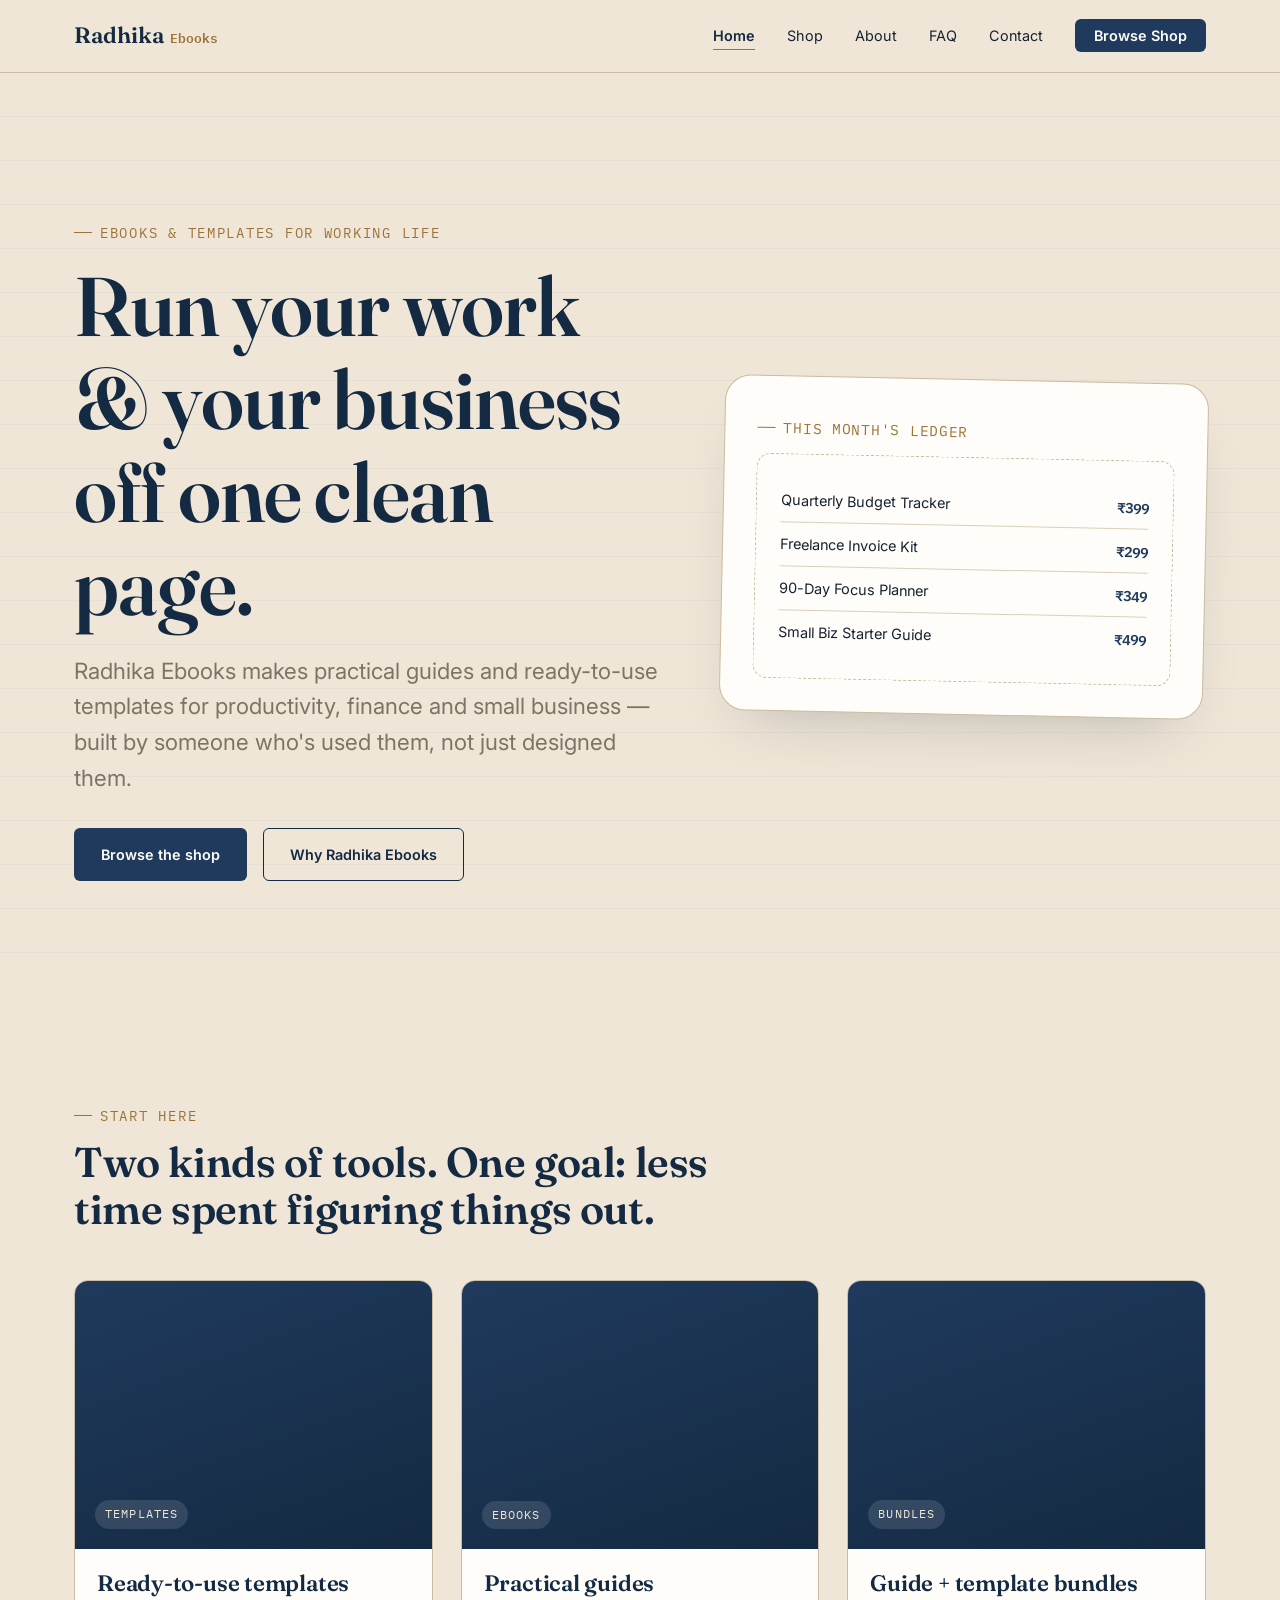
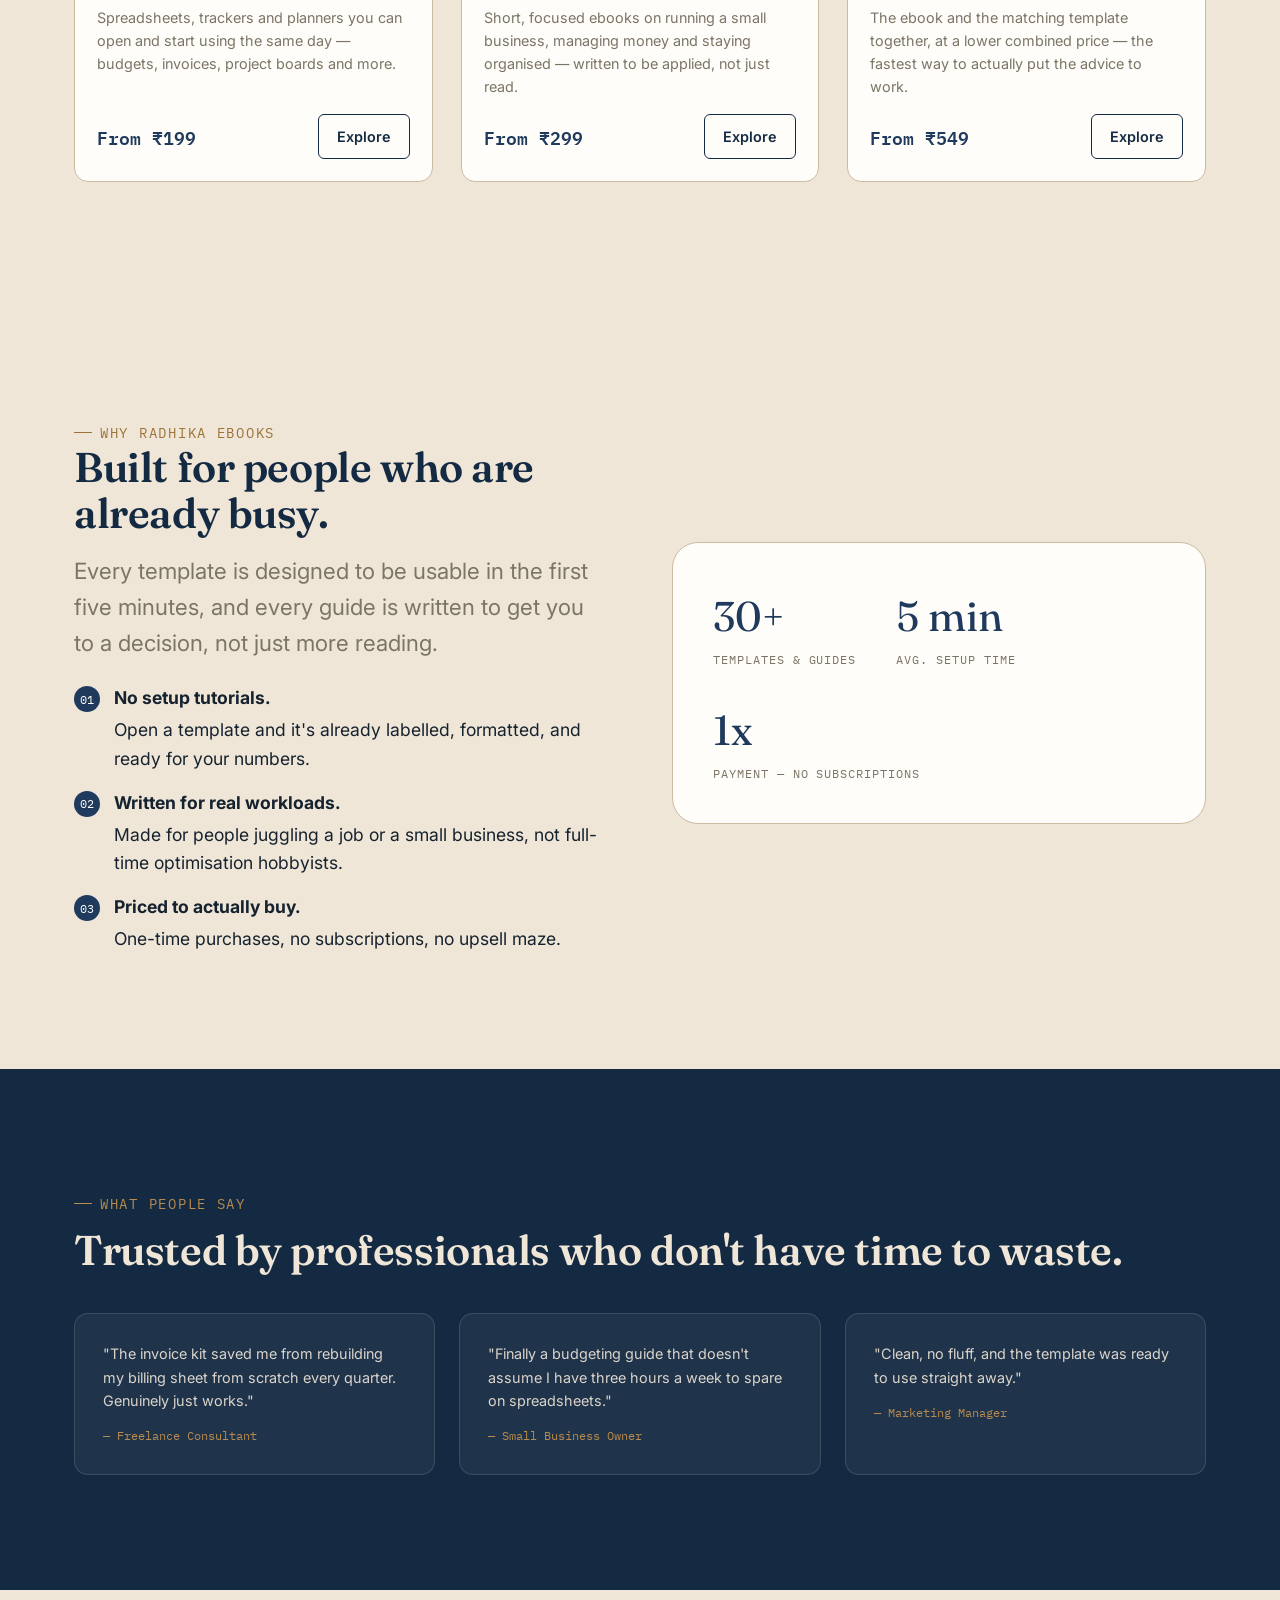
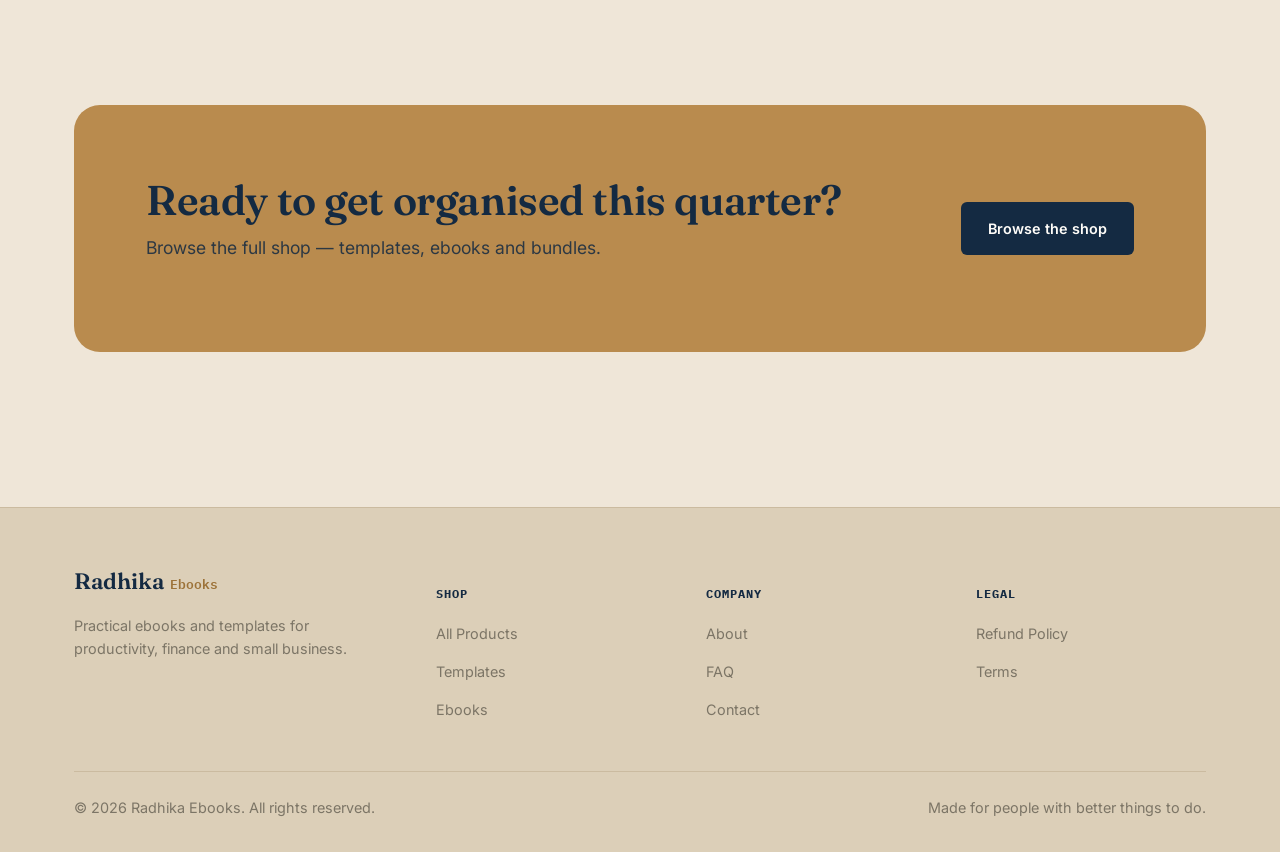
<file: index.html>
<!DOCTYPE html>
<html lang="en">
<head>
<meta charset="UTF-8">
<meta name="viewport" content="width=device-width, initial-scale=1.0">
<title>Radhika Ebooks — Business Templates & Ebooks for Working Professionals</title>
<meta name="description" content="Practical ebooks and ready-to-use templates for productivity, finance and small business — built to save you time, not add to your to-do list.">
<meta property="og:title" content="Radhika Ebooks — Business Templates & Ebooks">
<meta property="og:description" content="Practical ebooks and ready-to-use templates for productivity, finance and small business.">
<meta property="og:type" content="website">
<link rel="preconnect" href="https://fonts.googleapis.com">
<link rel="preconnect" href="https://fonts.gstatic.com" crossorigin>
<link href="https://fonts.googleapis.com/css2?family=Fraunces:opsz,wght@9..144,500;9..144,600;9..144,700&family=Inter:wght@400;500;600;700&family=IBM+Plex+Mono:wght@500;600&display=swap" rel="stylesheet">
<style>
/* ==========================================================================
   RADHIKA EBOOKS — DESIGN SYSTEM
   Blue + beige, professional-but-warm, "planner & ledger" world
   ========================================================================== */

:root {
  /* Color */
  --color-ink: #16232F;
  --color-navy: #1F3A5C;
  --color-navy-deep: #142A42;
  --color-navy-light: #3E6690;
  --color-beige: #EFE6D8;
  --color-beige-deep: #DCCFB8;
  --color-beige-line: #CBBBA0;
  --color-gold: #B98B4E;
  --color-gold-deep: #9C7238;
  --color-muted: #7C7566;
  --color-white: #FFFDF9;
  --color-error: #A6403A;
  --color-success: #4A7A5E;

  /* Type */
  --font-display: "Fraunces", ui-serif, Georgia, serif;
  --font-body: "Inter", -apple-system, BlinkMacSystemFont, "Segoe UI", sans-serif;
  --font-mono: "IBM Plex Mono", ui-monospace, "SFMono-Regular", monospace;

  /* Scale */
  --step--1: clamp(0.83rem, 0.8rem + 0.15vw, 0.9rem);
  --step-0: clamp(1rem, 0.96rem + 0.2vw, 1.1rem);
  --step-1: clamp(1.2rem, 1.13rem + 0.35vw, 1.4rem);
  --step-2: clamp(1.5rem, 1.36rem + 0.7vw, 1.9rem);
  --step-3: clamp(1.95rem, 1.7rem + 1.25vw, 2.6rem);
  --step-4: clamp(2.5rem, 2.05rem + 2.25vw, 3.75rem);
  --step-5: clamp(3.2rem, 2.5rem + 3.5vw, 5.2rem);

  /* Layout */
  --container: 1180px;
  --radius-sm: 6px;
  --radius-md: 14px;
  --radius-lg: 26px;
  --border: 1px solid var(--color-beige-line);

  /* Motion */
  --ease: cubic-bezier(0.22, 1, 0.36, 1);
  --dur-fast: 160ms;
  --dur-med: 420ms;
}

* { box-sizing: border-box; }
html { scroll-behavior: smooth; }
@media (prefers-reduced-motion: reduce) {
  html { scroll-behavior: auto; }
  *, *::before, *::after { animation-duration: 0.01ms !important; animation-iteration-count: 1 !important; transition-duration: 0.01ms !important; scroll-behavior: auto !important; }
}

body {
  margin: 0;
  background: var(--color-beige);
  color: var(--color-ink);
  font-family: var(--font-body);
  font-size: var(--step-0);
  line-height: 1.6;
  -webkit-font-smoothing: antialiased;
}

img { max-width: 100%; display: block; }
a { color: inherit; text-decoration: none; }

.container {
  width: 100%;
  max-width: var(--container);
  margin-inline: auto;
  padding-inline: 24px;
}

h1, h2, h3, h4 {
  font-family: var(--font-display);
  font-weight: 600;
  line-height: 1.12;
  margin: 0;
  letter-spacing: -0.01em;
  color: var(--color-navy-deep);
}
h1 { font-size: var(--step-5); }
h2 { font-size: var(--step-3); }
h3 { font-size: var(--step-2); }
h4 { font-size: var(--step-1); }

p { margin: 0 0 1em; color: var(--color-ink); }
.lede { font-size: var(--step-1); color: var(--color-muted); max-width: 60ch; }

.eyebrow {
  font-family: var(--font-mono);
  font-size: var(--step--1);
  text-transform: uppercase;
  letter-spacing: 0.12em;
  color: var(--color-gold-deep);
  display: inline-flex;
  align-items: center;
  gap: 8px;
}
.eyebrow::before {
  content: "";
  width: 18px;
  height: 1px;
  background: var(--color-gold-deep);
  display: inline-block;
}

/* Focus states — accessibility */
a:focus-visible, button:focus-visible, input:focus-visible, textarea:focus-visible, select:focus-visible {
  outline: 2px solid var(--color-navy);
  outline-offset: 3px;
  border-radius: 4px;
}

/* Skip link */
.skip-link {
  position: absolute;
  left: -9999px;
  top: 0;
  background: var(--color-navy);
  color: var(--color-white);
  padding: 12px 20px;
  z-index: 200;
  border-radius: 0 0 8px 0;
}
.skip-link:focus { left: 0; }

/* ==========================================================================
   LEDGER LINE MOTIF — signature texture
   ========================================================================== */
.ledger-bg {
  background-image: repeating-linear-gradient(
    to bottom,
    transparent 0,
    transparent 43px,
    rgba(31, 58, 92, 0.08) 44px
  );
}
.ledger-margin {
  position: relative;
}
.ledger-margin::before {
  content: "";
  position: absolute;
  left: 64px;
  top: 0;
  bottom: 0;
  width: 1px;
  background: rgba(185, 139, 78, 0.35);
}

/* ==========================================================================
   HEADER / NAV
   ========================================================================== */
.site-header {
  position: sticky;
  top: 0;
  z-index: 100;
  background: rgba(239, 230, 216, 0.88);
  backdrop-filter: blur(10px);
  border-bottom: var(--border);
}
.nav {
  display: flex;
  align-items: center;
  justify-content: space-between;
  padding-block: 18px;
}
.brand {
  font-family: var(--font-display);
  font-weight: 600;
  font-size: var(--step-1);
  color: var(--color-navy-deep);
  display: flex;
  align-items: baseline;
  gap: 6px;
}
.brand-mark {
  font-family: var(--font-mono);
  font-size: 0.6em;
  color: var(--color-gold-deep);
}
.nav-links {
  display: flex;
  align-items: center;
  gap: 32px;
  list-style: none;
  margin: 0;
  padding: 0;
  font-size: var(--step--1);
}
.nav-links a {
  position: relative;
  padding-block: 4px;
}
.nav-links a::after {
  content: "";
  position: absolute;
  left: 0; right: 0; bottom: -2px;
  height: 1px;
  background: var(--color-gold-deep);
  transform: scaleX(0);
  transform-origin: right;
  transition: transform var(--dur-fast) var(--ease);
}
.nav-links a:hover::after, .nav-links a[aria-current="page"]::after { transform: scaleX(1); transform-origin: left; }
.nav-links a[aria-current="page"] { color: var(--color-navy-deep); font-weight: 600; }

.nav-toggle {
  display: none;
  background: none;
  border: none;
  cursor: pointer;
  padding: 8px;
}
.nav-toggle span, .nav-toggle span::before, .nav-toggle span::after {
  content: "";
  display: block;
  width: 22px;
  height: 2px;
  background: var(--color-navy-deep);
  position: relative;
  transition: transform var(--dur-fast) var(--ease);
}
.nav-toggle span::before { position: absolute; top: -7px; }
.nav-toggle span::after { position: absolute; top: 7px; }

@media (max-width: 860px) {
  .nav-toggle { display: block; }
  .nav-links {
    position: fixed;
    inset: 0 0 auto 0;
    top: 66px;
    flex-direction: column;
    background: var(--color-beige);
    border-bottom: var(--border);
    padding: 24px;
    gap: 20px;
    align-items: flex-start;
    transform: translateY(-8px);
    opacity: 0;
    pointer-events: none;
    transition: all var(--dur-med) var(--ease);
  }
  .nav-links.open { transform: translateY(0); opacity: 1; pointer-events: auto; }
}

/* ==========================================================================
   BUTTONS
   ========================================================================== */
.btn {
  display: inline-flex;
  align-items: center;
  gap: 8px;
  font-family: var(--font-body);
  font-weight: 600;
  font-size: var(--step--1);
  padding: 14px 26px;
  border-radius: var(--radius-sm);
  border: 1px solid transparent;
  cursor: pointer;
  transition: transform var(--dur-fast) var(--ease), background var(--dur-fast) var(--ease), box-shadow var(--dur-fast) var(--ease);
  white-space: nowrap;
}
.btn-primary {
  background: var(--color-navy);
  color: var(--color-white);
}
.btn-primary:hover { background: var(--color-navy-deep); transform: translateY(-1px); }
.btn-gold {
  background: var(--color-gold);
  color: var(--color-white);
}
.btn-gold:hover { background: var(--color-gold-deep); transform: translateY(-1px); }
.btn-ghost {
  background: transparent;
  color: var(--color-navy-deep);
  border-color: var(--color-navy-deep);
}
.btn-ghost:hover { background: var(--color-navy-deep); color: var(--color-white); }
.btn-sm { padding: 10px 18px; font-size: var(--step--1); }
.btn:disabled { opacity: 0.5; cursor: not-allowed; transform: none; }

/* ==========================================================================
   SECTIONS
   ========================================================================== */
section { padding-block: clamp(56px, 9vw, 120px); }
.section-head {
  max-width: 640px;
  margin-bottom: 48px;
}
.section-head h2 { margin-top: 12px; }

/* ==========================================================================
   HERO
   ========================================================================== */
.hero {
  padding-block: clamp(72px, 12vw, 140px) clamp(56px, 8vw, 100px);
  position: relative;
  overflow: hidden;
}
.hero-grid {
  display: grid;
  grid-template-columns: 1.1fr 0.9fr;
  gap: 56px;
  align-items: center;
}
.hero h1 { margin-top: 16px; }
.hero .lede { margin-top: 20px; margin-bottom: 32px; }
.hero-actions { display: flex; gap: 16px; flex-wrap: wrap; }

.hero-card {
  background: var(--color-white);
  border: var(--border);
  border-radius: var(--radius-lg);
  padding: 32px;
  box-shadow: 0 30px 60px -30px rgba(22, 35, 47, 0.25);
  transform: rotate(1.2deg);
}
.hero-card-inner {
  border: 1px dashed var(--color-beige-line);
  border-radius: var(--radius-md);
  padding: 24px;
}
.ledger-row {
  display: flex;
  justify-content: space-between;
  align-items: center;
  padding-block: 10px;
  border-bottom: 1px solid var(--color-beige-deep);
  font-family: var(--font-mono);
  font-size: var(--step--1);
}
.ledger-row:last-child { border-bottom: none; }
.ledger-row .tag {
  font-family: var(--font-body);
  color: var(--color-ink);
}
.ledger-row .amount { color: var(--color-navy); font-weight: 600; }

@media (max-width: 900px) {
  .hero-grid { grid-template-columns: 1fr; }
  .hero-card { transform: none; }
}

/* ==========================================================================
   PRODUCT CARDS / GRID
   ========================================================================== */
.grid {
  display: grid;
  grid-template-columns: repeat(3, 1fr);
  gap: 28px;
}
@media (max-width: 960px) { .grid { grid-template-columns: repeat(2, 1fr); } }
@media (max-width: 620px) { .grid { grid-template-columns: 1fr; } }

.card {
  background: var(--color-white);
  border: var(--border);
  border-radius: var(--radius-md);
  overflow: hidden;
  transition: transform var(--dur-fast) var(--ease), box-shadow var(--dur-fast) var(--ease);
  display: flex;
  flex-direction: column;
}
.card:hover { transform: translateY(-4px); box-shadow: 0 24px 48px -28px rgba(22,35,47,0.28); }

.card-cover {
  aspect-ratio: 4/3;
  background: linear-gradient(160deg, var(--color-navy) 0%, var(--color-navy-deep) 100%);
  position: relative;
  display: flex;
  align-items: flex-end;
  padding: 20px;
  color: var(--color-beige);
}
.card-cover .kind {
  font-family: var(--font-mono);
  font-size: 0.72rem;
  text-transform: uppercase;
  letter-spacing: 0.1em;
  background: rgba(255,255,255,0.12);
  padding: 5px 10px;
  border-radius: 20px;
}
.card-body { padding: 22px; display: flex; flex-direction: column; gap: 10px; flex: 1; }
.card-body h4 { color: var(--color-navy-deep); }
.card-body p { color: var(--color-muted); font-size: var(--step--1); margin-bottom: 6px; flex: 1; }
.card-foot { display: flex; align-items: center; justify-content: space-between; margin-top: auto; }
.price { font-family: var(--font-mono); font-weight: 600; color: var(--color-navy); font-size: var(--step-0); }

.filters {
  display: flex;
  flex-wrap: wrap;
  gap: 10px;
  margin-bottom: 36px;
}
.filter-tab {
  font-family: var(--font-mono);
  font-size: var(--step--1);
  padding: 9px 16px;
  border: 1px solid var(--color-beige-line);
  border-radius: 20px 20px 0 0;
  background: var(--color-beige-deep);
  color: var(--color-muted);
  cursor: pointer;
  transition: all var(--dur-fast) var(--ease);
  border-bottom: 3px solid transparent;
}
.filter-tab:hover { color: var(--color-navy-deep); }
.filter-tab[aria-pressed="true"] {
  background: var(--color-white);
  color: var(--color-navy-deep);
  border-bottom-color: var(--color-gold);
  font-weight: 600;
}

/* ==========================================================================
   FEATURE / SPLIT
   ========================================================================== */
.split {
  display: grid;
  grid-template-columns: 1fr 1fr;
  gap: 64px;
  align-items: center;
}
@media (max-width: 900px) { .split { grid-template-columns: 1fr; gap: 32px; } }
.split.reverse .split-media { order: 2; }

.icon-list { list-style: none; margin: 24px 0 0; padding: 0; display: flex; flex-direction: column; gap: 16px; }
.icon-list li { display: flex; gap: 14px; align-items: flex-start; }
.icon-list .bullet {
  flex-shrink: 0;
  width: 26px; height: 26px;
  border-radius: 50%;
  background: var(--color-navy);
  color: var(--color-white);
  display: flex; align-items: center; justify-content: center;
  font-size: 0.75rem;
  font-family: var(--font-mono);
  margin-top: 2px;
}

.stat-card {
  background: var(--color-white);
  border: var(--border);
  border-radius: var(--radius-lg);
  padding: 40px;
}
.stat-row { display: flex; gap: 40px; flex-wrap: wrap; }
.stat { }
.stat .num { font-family: var(--font-display); font-size: var(--step-3); color: var(--color-navy); }
.stat .label { font-family: var(--font-mono); font-size: 0.75rem; text-transform: uppercase; letter-spacing: 0.08em; color: var(--color-muted); }

/* ==========================================================================
   TESTIMONIAL
   ========================================================================== */
.testimonial-strip {
  background: var(--color-navy-deep);
  color: var(--color-beige);
}
.testimonial-strip .eyebrow { color: var(--color-gold); }
.testimonial-strip .eyebrow::before { background: var(--color-gold); }
.testimonial-grid {
  display: grid;
  grid-template-columns: repeat(3, 1fr);
  gap: 24px;
  margin-top: 40px;
}
@media (max-width: 900px) { .testimonial-grid { grid-template-columns: 1fr; } }
.testimonial {
  background: rgba(255,255,255,0.05);
  border: 1px solid rgba(255,255,255,0.12);
  border-radius: var(--radius-md);
  padding: 28px;
}
.testimonial p { color: rgba(239,230,216,0.9); font-size: var(--step--1); }
.testimonial .who { font-family: var(--font-mono); font-size: 0.78rem; color: var(--color-gold); margin-top: 12px; }

/* ==========================================================================
   CTA BAND
   ========================================================================== */
.cta-band {
  background: var(--color-gold);
  border-radius: var(--radius-lg);
  padding: clamp(40px, 6vw, 72px);
  display: flex;
  justify-content: space-between;
  align-items: center;
  gap: 32px;
  flex-wrap: wrap;
  color: var(--color-navy-deep);
}
.cta-band h2 { color: var(--color-navy-deep); }
.cta-band .btn-primary { background: var(--color-navy-deep); }

/* ==========================================================================
   FAQ ACCORDION
   ========================================================================== */
.accordion { border-top: var(--border); }
.accordion-item { border-bottom: var(--border); }
.accordion-trigger {
  width: 100%;
  text-align: left;
  background: none;
  border: none;
  padding: 22px 0;
  display: flex;
  justify-content: space-between;
  align-items: center;
  cursor: pointer;
  gap: 20px;
}
.accordion-trigger h4 { font-size: var(--step-0); font-family: var(--font-body); font-weight: 600; color: var(--color-ink); }
.accordion-icon {
  flex-shrink: 0;
  width: 28px; height: 28px;
  border-radius: 50%;
  border: 1px solid var(--color-navy-deep);
  display: flex; align-items: center; justify-content: center;
  position: relative;
  transition: transform var(--dur-fast) var(--ease);
}
.accordion-icon::before, .accordion-icon::after {
  content: "";
  position: absolute;
  background: var(--color-navy-deep);
}
.accordion-icon::before { width: 10px; height: 1px; }
.accordion-icon::after { width: 1px; height: 10px; transition: transform var(--dur-fast) var(--ease); }
.accordion-item[data-open="true"] .accordion-icon::after { transform: scaleY(0); }
.accordion-item[data-open="true"] .accordion-icon { transform: rotate(180deg); }
.accordion-panel {
  max-height: 0;
  overflow: hidden;
  transition: max-height var(--dur-med) var(--ease);
}
.accordion-panel-inner { padding-bottom: 22px; color: var(--color-muted); max-width: 65ch; }

/* ==========================================================================
   FORMS
   ========================================================================== */
.form-field { margin-bottom: 20px; display: flex; flex-direction: column; gap: 8px; }
label { font-size: var(--step--1); font-weight: 600; color: var(--color-navy-deep); }
input, textarea, select {
  font-family: var(--font-body);
  font-size: var(--step-0);
  padding: 13px 16px;
  border: 1px solid var(--color-beige-line);
  border-radius: var(--radius-sm);
  background: var(--color-white);
  color: var(--color-ink);
}
input:invalid[data-touched="true"], textarea:invalid[data-touched="true"] { border-color: var(--color-error); }
.field-error { color: var(--color-error); font-size: var(--step--1); display: none; }
.field-error.show { display: block; }
.form-status { margin-top: 16px; font-size: var(--step--1); display: none; padding: 14px 16px; border-radius: var(--radius-sm); }
.form-status.show { display: block; }
.form-status.success { background: rgba(74,122,94,0.12); color: var(--color-success); display: block; }
.form-status.error { background: rgba(166,64,58,0.12); color: var(--color-error); display: block; }

/* ==========================================================================
   FOOTER
   ========================================================================== */
.site-footer {
  border-top: var(--border);
  background: var(--color-beige-deep);
  padding-block: 56px 32px;
  margin-top: 40px;
}
.footer-grid {
  display: grid;
  grid-template-columns: 1.4fr 1fr 1fr 1fr;
  gap: 40px;
}
@media (max-width: 760px) { .footer-grid { grid-template-columns: 1fr 1fr; } }
.footer-grid h5 {
  font-family: var(--font-mono);
  font-size: 0.75rem;
  text-transform: uppercase;
  letter-spacing: 0.08em;
  color: var(--color-navy-deep);
  margin-bottom: 16px;
}
.footer-links { list-style: none; margin: 0; padding: 0; display: flex; flex-direction: column; gap: 10px; }
.footer-links a { color: var(--color-muted); font-size: var(--step--1); }
.footer-links a:hover { color: var(--color-navy-deep); }
.footer-bottom {
  display: flex;
  justify-content: space-between;
  align-items: center;
  flex-wrap: wrap;
  gap: 12px;
  margin-top: 48px;
  padding-top: 24px;
  border-top: 1px solid var(--color-beige-line);
  font-size: var(--step--1);
  color: var(--color-muted);
}

/* ==========================================================================
   UTILITIES
   ========================================================================== */
.visually-hidden {
  position: absolute; width: 1px; height: 1px;
  padding: 0; margin: -1px; overflow: hidden;
  clip: rect(0,0,0,0); white-space: nowrap; border: 0;
}
.text-center { text-align: center; margin-inline: auto; }
.mt-0 { margin-top: 0; }
.breadcrumb { font-family: var(--font-mono); font-size: var(--step--1); color: var(--color-muted); margin-bottom: 20px; }
.breadcrumb a:hover { color: var(--color-navy); }

/* Page-load reveal */
[data-reveal] {
  opacity: 0;
  transform: translateY(14px);
  transition: opacity var(--dur-med) var(--ease), transform var(--dur-med) var(--ease);
}
[data-reveal].in-view { opacity: 1; transform: translateY(0); }

</style>
</head>
<body>
<a href="#main" class="skip-link">Skip to content</a>

<header class="site-header">
  <div class="container nav">
    <a href="index.html" class="brand">Radhika <span class="brand-mark">Ebooks</span></a>
    <button class="nav-toggle" aria-label="Toggle menu" aria-expanded="false">
      <span></span>
    </button>
    <ul class="nav-links">
      <li><a href="index.html" aria-current="page">Home</a></li>
      <li><a href="shop.html">Shop</a></li>
      <li><a href="about.html">About</a></li>
      <li><a href="faq.html">FAQ</a></li>
      <li><a href="contact.html">Contact</a></li>
      <li><a href="shop.html" class="btn btn-primary btn-sm">Browse Shop</a></li>
    </ul>
  </div>
</header>

<main id="main">

  <!-- HERO -->
  <section class="hero ledger-bg">
    <div class="container hero-grid">
      <div data-reveal>
        <span class="eyebrow">Ebooks &amp; Templates for Working Life</span>
        <h1>Run your work &amp; your business off one clean page.</h1>
        <p class="lede">Radhika Ebooks makes practical guides and ready-to-use templates for productivity, finance and small business — built by someone who's used them, not just designed them.</p>
        <div class="hero-actions">
          <a href="shop.html" class="btn btn-primary">Browse the shop</a>
          <a href="about.html" class="btn btn-ghost">Why Radhika Ebooks</a>
        </div>
      </div>
      <div data-reveal>
        <div class="hero-card">
          <div class="eyebrow" style="margin-bottom:14px;">This Month's Ledger</div>
          <div class="hero-card-inner">
            <div class="ledger-row"><span class="tag">Quarterly Budget Tracker</span><span class="amount">₹399</span></div>
            <div class="ledger-row"><span class="tag">Freelance Invoice Kit</span><span class="amount">₹299</span></div>
            <div class="ledger-row"><span class="tag">90-Day Focus Planner</span><span class="amount">₹349</span></div>
            <div class="ledger-row"><span class="tag">Small Biz Starter Guide</span><span class="amount">₹499</span></div>
          </div>
        </div>
      </div>
    </div>
  </section>

  <!-- FEATURED CATEGORIES -->
  <section>
    <div class="container">
      <div class="section-head" data-reveal>
        <span class="eyebrow">Start Here</span>
        <h2>Two kinds of tools. One goal: less time spent figuring things out.</h2>
      </div>
      <div class="grid" data-reveal>
        <a href="shop.html" class="card">
          <div class="card-cover"><span class="kind">Templates</span></div>
          <div class="card-body">
            <h4>Ready-to-use templates</h4>
            <p>Spreadsheets, trackers and planners you can open and start using the same day — budgets, invoices, project boards and more.</p>
            <div class="card-foot"><span class="price">From ₹199</span><span class="btn btn-ghost btn-sm">Explore</span></div>
          </div>
        </a>
        <a href="shop.html" class="card">
          <div class="card-cover"><span class="kind">Ebooks</span></div>
          <div class="card-body">
            <h4>Practical guides</h4>
            <p>Short, focused ebooks on running a small business, managing money and staying organised — written to be applied, not just read.</p>
            <div class="card-foot"><span class="price">From ₹299</span><span class="btn btn-ghost btn-sm">Explore</span></div>
          </div>
        </a>
        <a href="shop.html" class="card">
          <div class="card-cover"><span class="kind">Bundles</span></div>
          <div class="card-body">
            <h4>Guide + template bundles</h4>
            <p>The ebook and the matching template together, at a lower combined price — the fastest way to actually put the advice to work.</p>
            <div class="card-foot"><span class="price">From ₹549</span><span class="btn btn-ghost btn-sm">Explore</span></div>
          </div>
        </a>
      </div>
    </div>
  </section>

  <!-- WHY / SPLIT -->
  <section>
    <div class="container split">
      <div data-reveal>
        <span class="eyebrow">Why Radhika Ebooks</span>
        <h2>Built for people who are already busy.</h2>
        <p class="lede" style="margin-top:16px;">Every template is designed to be usable in the first five minutes, and every guide is written to get you to a decision, not just more reading.</p>
        <ul class="icon-list">
          <li><span class="bullet">01</span><div><strong>No setup tutorials.</strong><p style="margin:4px 0 0;">Open a template and it's already labelled, formatted, and ready for your numbers.</p></div></li>
          <li><span class="bullet">02</span><div><strong>Written for real workloads.</strong><p style="margin:4px 0 0;">Made for people juggling a job or a small business, not full-time optimisation hobbyists.</p></div></li>
          <li><span class="bullet">03</span><div><strong>Priced to actually buy.</strong><p style="margin:4px 0 0;">One-time purchases, no subscriptions, no upsell maze.</p></div></li>
        </ul>
      </div>
      <div data-reveal>
        <div class="stat-card">
          <div class="stat-row">
            <div class="stat"><div class="num">30+</div><div class="label">Templates &amp; Guides</div></div>
            <div class="stat"><div class="num">5 min</div><div class="label">Avg. Setup Time</div></div>
          </div>
          <div style="margin-top:28px;">
            <div class="stat"><div class="num">1x</div><div class="label">Payment — No Subscriptions</div></div>
          </div>
        </div>
      </div>
    </div>
  </section>

  <!-- TESTIMONIALS -->
  <section class="testimonial-strip">
    <div class="container">
      <span class="eyebrow" data-reveal>What People Say</span>
      <h2 style="color:var(--color-beige); margin-top:12px;" data-reveal>Trusted by professionals who don't have time to waste.</h2>
      <div class="testimonial-grid" data-reveal>
        <div class="testimonial">
          <p>"The invoice kit saved me from rebuilding my billing sheet from scratch every quarter. Genuinely just works."</p>
          <div class="who">— Freelance Consultant</div>
        </div>
        <div class="testimonial">
          <p>"Finally a budgeting guide that doesn't assume I have three hours a week to spare on spreadsheets."</p>
          <div class="who">— Small Business Owner</div>
        </div>
        <div class="testimonial">
          <p>"Clean, no fluff, and the template was ready to use straight away."</p>
          <div class="who">— Marketing Manager</div>
        </div>
      </div>
    </div>
  </section>

  <!-- CTA -->
  <section>
    <div class="container">
      <div class="cta-band" data-reveal>
        <div>
          <h2>Ready to get organised this quarter?</h2>
          <p style="margin-top:10px; color:var(--color-navy-deep); opacity:0.85;">Browse the full shop — templates, ebooks and bundles.</p>
        </div>
        <a href="shop.html" class="btn btn-primary">Browse the shop</a>
      </div>
    </div>
  </section>

</main>

<footer class="site-footer">
  <div class="container">
    <div class="footer-grid">
      <div>
        <a href="index.html" class="brand">Radhika <span class="brand-mark">Ebooks</span></a>
        <p style="margin-top:14px; color:var(--color-muted); font-size:var(--step--1); max-width:32ch;">Practical ebooks and templates for productivity, finance and small business.</p>
      </div>
      <div>
        <h5>Shop</h5>
        <ul class="footer-links">
          <li><a href="shop.html">All Products</a></li>
          <li><a href="shop.html">Templates</a></li>
          <li><a href="shop.html">Ebooks</a></li>
        </ul>
      </div>
      <div>
        <h5>Company</h5>
        <ul class="footer-links">
          <li><a href="about.html">About</a></li>
          <li><a href="faq.html">FAQ</a></li>
          <li><a href="contact.html">Contact</a></li>
        </ul>
      </div>
      <div>
        <h5>Legal</h5>
        <ul class="footer-links">
          <li><a href="faq.html">Refund Policy</a></li>
          <li><a href="faq.html">Terms</a></li>
        </ul>
      </div>
    </div>
    <div class="footer-bottom">
      <span>© 2026 Radhika Ebooks. All rights reserved.</span>
      <span>Made for people with better things to do.</span>
    </div>
  </div>
</footer>

<script>
// ==========================================================================
// RADHIKA EBOOKS — shared interactions
// ==========================================================================

document.addEventListener('DOMContentLoaded', () => {

  /* ---- Mobile nav toggle ---- */
  const navToggle = document.querySelector('.nav-toggle');
  const navLinks = document.querySelector('.nav-links');
  if (navToggle && navLinks) {
    navToggle.addEventListener('click', () => {
      const open = navLinks.classList.toggle('open');
      navToggle.setAttribute('aria-expanded', open ? 'true' : 'false');
    });
    navLinks.querySelectorAll('a').forEach(link => {
      link.addEventListener('click', () => {
        navLinks.classList.remove('open');
        navToggle.setAttribute('aria-expanded', 'false');
      });
    });
  }

  /* ---- Scroll reveal ---- */
  const revealEls = document.querySelectorAll('[data-reveal]');
  if ('IntersectionObserver' in window && revealEls.length) {
    const io = new IntersectionObserver((entries) => {
      entries.forEach(entry => {
        if (entry.isIntersecting) {
          entry.target.classList.add('in-view');
          io.unobserve(entry.target);
        }
      });
    }, { threshold: 0.15 });
    revealEls.forEach(el => io.observe(el));
  } else {
    revealEls.forEach(el => el.classList.add('in-view'));
  }

  /* ---- FAQ accordion ---- */
  document.querySelectorAll('.accordion-item').forEach(item => {
    const trigger = item.querySelector('.accordion-trigger');
    const panel = item.querySelector('.accordion-panel');
    if (!trigger || !panel) return;
    trigger.addEventListener('click', () => {
      const isOpen = item.getAttribute('data-open') === 'true';
      // close siblings within the same accordion (optional single-open behaviour)
      const accordion = item.closest('.accordion');
      if (accordion) {
        accordion.querySelectorAll('.accordion-item[data-open="true"]').forEach(other => {
          if (other !== item) {
            other.setAttribute('data-open', 'false');
            other.querySelector('.accordion-panel').style.maxHeight = null;
            other.querySelector('.accordion-trigger').setAttribute('aria-expanded', 'false');
          }
        });
      }
      item.setAttribute('data-open', isOpen ? 'false' : 'true');
      trigger.setAttribute('aria-expanded', isOpen ? 'false' : 'true');
      panel.style.maxHeight = isOpen ? null : panel.scrollHeight + 'px';
    });
  });

  /* ---- Product filter tabs (Shop page) ---- */
  const filterTabs = document.querySelectorAll('.filter-tab');
  const productCards = document.querySelectorAll('[data-category]');
  if (filterTabs.length && productCards.length) {
    filterTabs.forEach(tab => {
      tab.addEventListener('click', () => {
        filterTabs.forEach(t => t.setAttribute('aria-pressed', 'false'));
        tab.setAttribute('aria-pressed', 'true');
        const cat = tab.getAttribute('data-filter');
        productCards.forEach(card => {
          const match = cat === 'all' || card.getAttribute('data-category') === cat;
          card.style.display = match ? '' : 'none';
        });
      });
    });
  }

  /* ---- Contact form validation (client-side only demo) ---- */
  const form = document.querySelector('#contact-form');
  if (form) {
    const status = form.querySelector('.form-status');
    form.addEventListener('submit', (e) => {
      e.preventDefault();
      let valid = true;
      form.querySelectorAll('[required]').forEach(field => {
        field.setAttribute('data-touched', 'true');
        const errorEl = field.closest('.form-field')?.querySelector('.field-error');
        if (!field.checkValidity()) {
          valid = false;
          if (errorEl) errorEl.classList.add('show');
        } else if (errorEl) {
          errorEl.classList.remove('show');
        }
      });

      if (!status) return;
      status.classList.remove('success', 'error', 'show');

      if (!valid) {
        status.textContent = 'Please fix the highlighted fields before sending.';
        status.classList.add('error', 'show');
        return;
      }

      // No backend is connected yet — this is a front-end-only placeholder.
      status.textContent = "This form isn't connected to an inbox yet — hook it up to Formspree, Netlify Forms, or an email service to start receiving messages.";
      status.classList.add('error', 'show');
    });

    form.querySelectorAll('input, textarea').forEach(field => {
      field.addEventListener('blur', () => field.setAttribute('data-touched', 'true'));
    });
  }

});

</script>
</body>
</html>
</file>
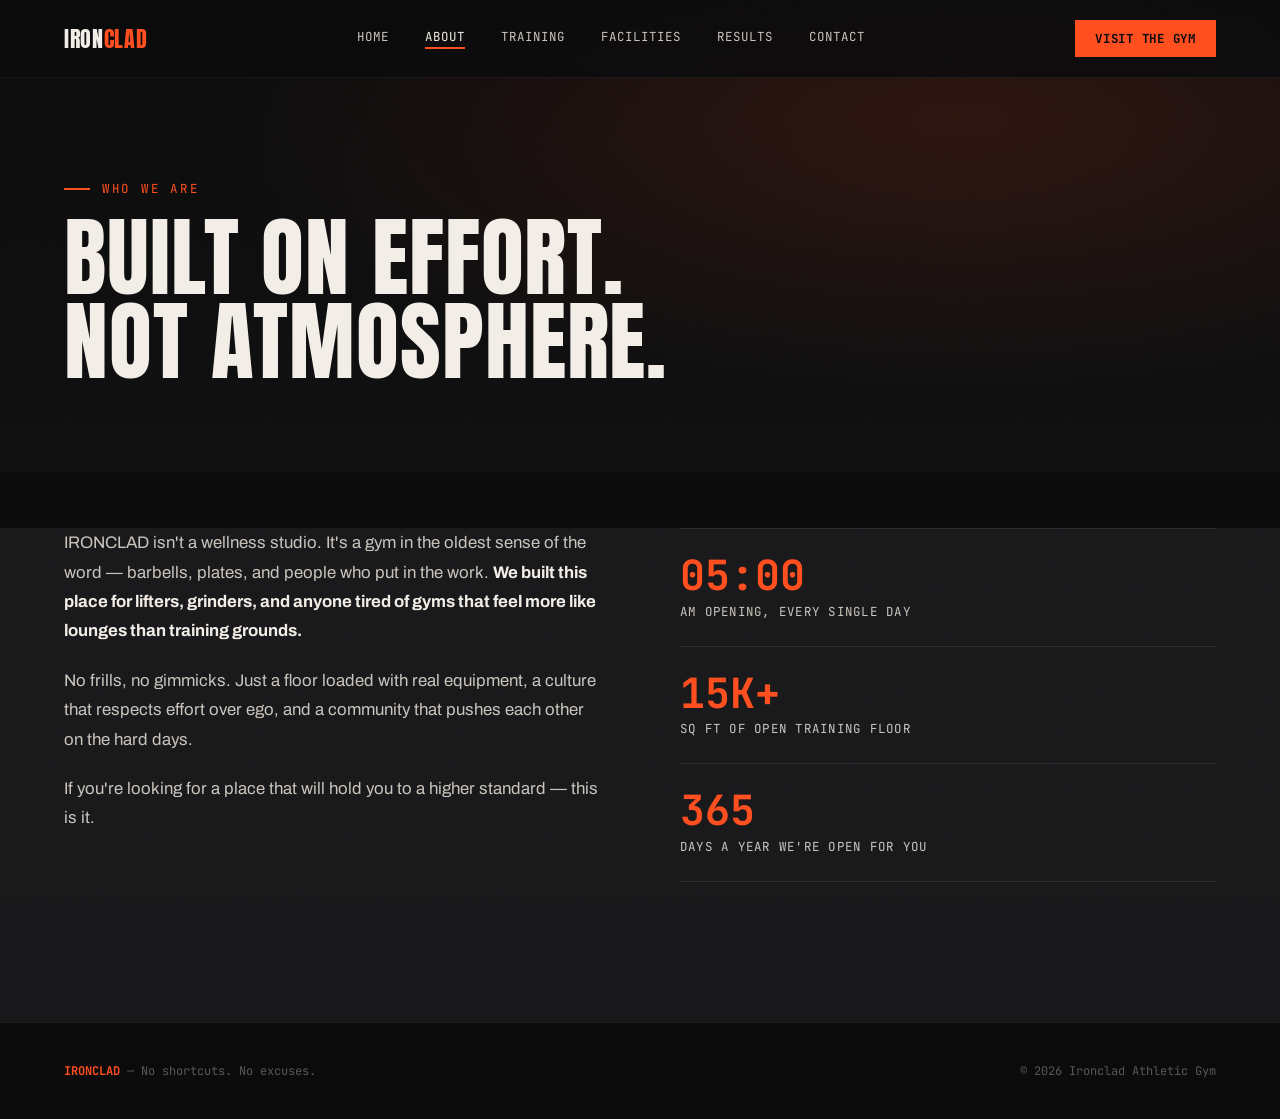
<file: about (1).html>
<!DOCTYPE html>
<html lang="en">
<head>
<meta charset="UTF-8">
<meta name="viewport" content="width=device-width, initial-scale=1.0">
<title>About — IRONCLAD</title>
<link rel="preconnect" href="https://fonts.googleapis.com">
<link rel="preconnect" href="https://fonts.gstatic.com" crossorigin>
<link href="https://fonts.googleapis.com/css2?family=Anton&family=Archivo:wght@400;500;600;700;900&family=JetBrains+Mono:wght@400;500;700&display=swap" rel="stylesheet">
<link rel="stylesheet" href="style.css">
</head>
<body>

<div class="grit"></div>

<nav>
  <div class="nav-logo"><a href="index.html">IRON<span>CLAD</span></a></div>
  <div class="nav-links">
    <a href="index.html">Home</a>
    <a href="about.html" class="active">About</a>
    <a href="programs.html">Training</a>
    <a href="facilities.html">Facilities</a>
    <a href="testimonials.html">Results</a>
    <a href="contact.html">Contact</a>
  </div>
  <a href="contact.html" class="nav-cta">Visit The Gym</a>
</nav>

<section class="page-hero">
  <div class="eyebrow">WHO WE ARE</div>
  <h1>Built on effort.<br>Not atmosphere.</h1>
</section>

<section class="about" style="clip-path:none; padding-top:0;">
  <div class="about-grid">
    <div class="about-text reveal in">
      <p>IRONCLAD isn't a wellness studio. It's a gym in the oldest sense of the word — barbells, plates, and people who put in the work. <strong>We built this place for lifters, grinders, and anyone tired of gyms that feel more like lounges than training grounds.</strong></p>
      <p>No frills, no gimmicks. Just a floor loaded with real equipment, a culture that respects effort over ego, and a community that pushes each other on the hard days.</p>
      <p>If you're looking for a place that will hold you to a higher standard — this is it.</p>
    </div>
    <div class="about-stats">
      <div class="stat-card reveal in">
        <div class="stat-num mono">05:00</div>
        <div class="stat-label">AM opening, every single day</div>
      </div>
      <div class="stat-card reveal in">
        <div class="stat-num mono">15K+</div>
        <div class="stat-label">SQ FT of open training floor</div>
      </div>
      <div class="stat-card reveal in">
        <div class="stat-num mono">365</div>
        <div class="stat-label">Days a year we're open for you</div>
      </div>
    </div>
  </div>
</section>

<footer>
  <div><span class="brand">IRONCLAD</span> — No shortcuts. No excuses.</div>
  <div>&copy; 2026 Ironclad Athletic Gym</div>
</footer>

</body>
</html>
</file>
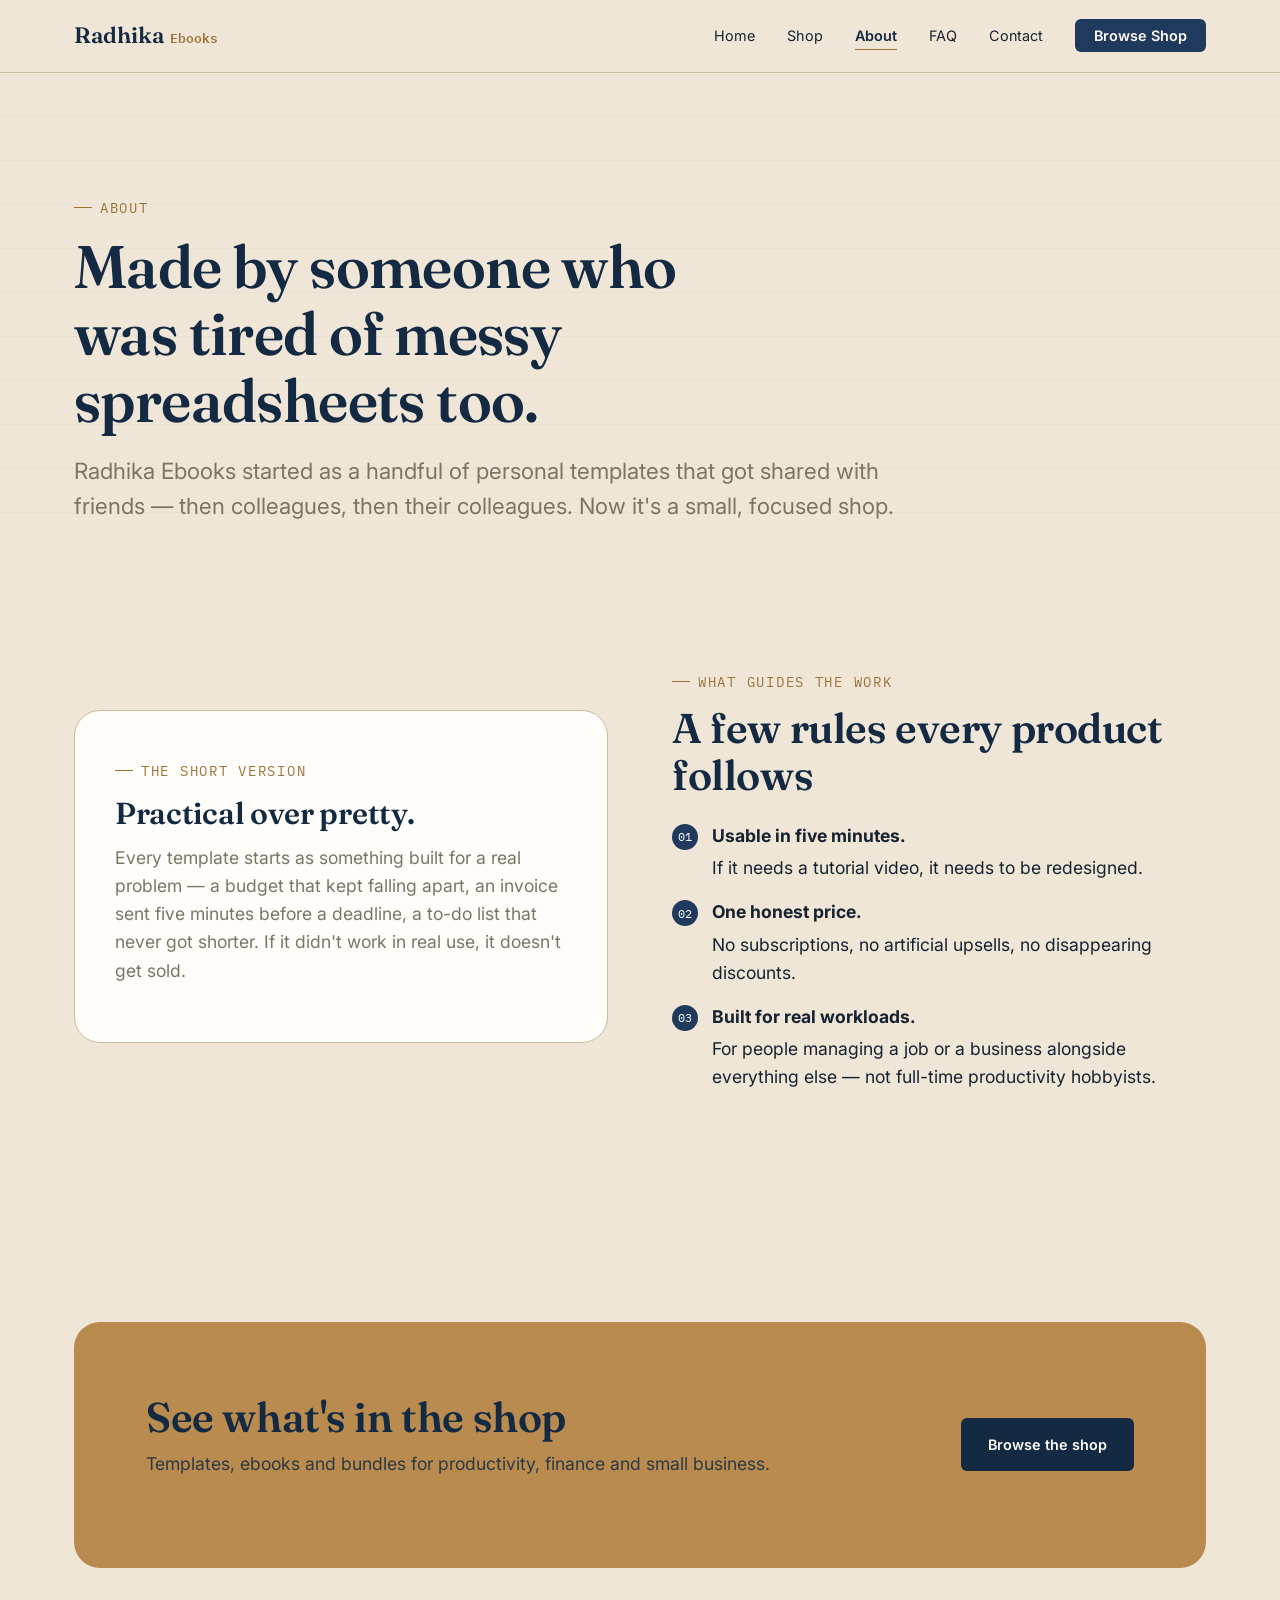
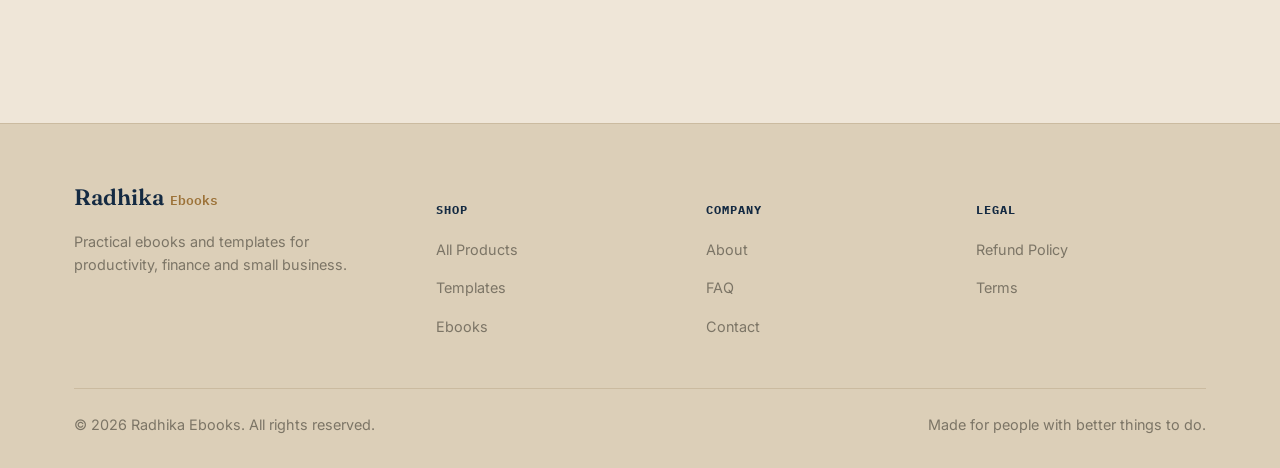
<file: about.html>
<!DOCTYPE html>
<html lang="en">
<head>
<meta charset="UTF-8">
<meta name="viewport" content="width=device-width, initial-scale=1.0">
<title>About — Radhika Ebooks</title>
<meta name="description" content="Why Radhika Ebooks exists, and how each product is made.">
<link rel="preconnect" href="https://fonts.googleapis.com">
<link rel="preconnect" href="https://fonts.gstatic.com" crossorigin>
<link href="https://fonts.googleapis.com/css2?family=Fraunces:opsz,wght@9..144,500;9..144,600;9..144,700&family=Inter:wght@400;500;600;700&family=IBM+Plex+Mono:wght@500;600&display=swap" rel="stylesheet">
<style>
/* ==========================================================================
   RADHIKA EBOOKS — DESIGN SYSTEM
   Blue + beige, professional-but-warm, "planner & ledger" world
   ========================================================================== */

:root {
  /* Color */
  --color-ink: #16232F;
  --color-navy: #1F3A5C;
  --color-navy-deep: #142A42;
  --color-navy-light: #3E6690;
  --color-beige: #EFE6D8;
  --color-beige-deep: #DCCFB8;
  --color-beige-line: #CBBBA0;
  --color-gold: #B98B4E;
  --color-gold-deep: #9C7238;
  --color-muted: #7C7566;
  --color-white: #FFFDF9;
  --color-error: #A6403A;
  --color-success: #4A7A5E;

  /* Type */
  --font-display: "Fraunces", ui-serif, Georgia, serif;
  --font-body: "Inter", -apple-system, BlinkMacSystemFont, "Segoe UI", sans-serif;
  --font-mono: "IBM Plex Mono", ui-monospace, "SFMono-Regular", monospace;

  /* Scale */
  --step--1: clamp(0.83rem, 0.8rem + 0.15vw, 0.9rem);
  --step-0: clamp(1rem, 0.96rem + 0.2vw, 1.1rem);
  --step-1: clamp(1.2rem, 1.13rem + 0.35vw, 1.4rem);
  --step-2: clamp(1.5rem, 1.36rem + 0.7vw, 1.9rem);
  --step-3: clamp(1.95rem, 1.7rem + 1.25vw, 2.6rem);
  --step-4: clamp(2.5rem, 2.05rem + 2.25vw, 3.75rem);
  --step-5: clamp(3.2rem, 2.5rem + 3.5vw, 5.2rem);

  /* Layout */
  --container: 1180px;
  --radius-sm: 6px;
  --radius-md: 14px;
  --radius-lg: 26px;
  --border: 1px solid var(--color-beige-line);

  /* Motion */
  --ease: cubic-bezier(0.22, 1, 0.36, 1);
  --dur-fast: 160ms;
  --dur-med: 420ms;
}

* { box-sizing: border-box; }
html { scroll-behavior: smooth; }
@media (prefers-reduced-motion: reduce) {
  html { scroll-behavior: auto; }
  *, *::before, *::after { animation-duration: 0.01ms !important; animation-iteration-count: 1 !important; transition-duration: 0.01ms !important; scroll-behavior: auto !important; }
}

body {
  margin: 0;
  background: var(--color-beige);
  color: var(--color-ink);
  font-family: var(--font-body);
  font-size: var(--step-0);
  line-height: 1.6;
  -webkit-font-smoothing: antialiased;
}

img { max-width: 100%; display: block; }
a { color: inherit; text-decoration: none; }

.container {
  width: 100%;
  max-width: var(--container);
  margin-inline: auto;
  padding-inline: 24px;
}

h1, h2, h3, h4 {
  font-family: var(--font-display);
  font-weight: 600;
  line-height: 1.12;
  margin: 0;
  letter-spacing: -0.01em;
  color: var(--color-navy-deep);
}
h1 { font-size: var(--step-5); }
h2 { font-size: var(--step-3); }
h3 { font-size: var(--step-2); }
h4 { font-size: var(--step-1); }

p { margin: 0 0 1em; color: var(--color-ink); }
.lede { font-size: var(--step-1); color: var(--color-muted); max-width: 60ch; }

.eyebrow {
  font-family: var(--font-mono);
  font-size: var(--step--1);
  text-transform: uppercase;
  letter-spacing: 0.12em;
  color: var(--color-gold-deep);
  display: inline-flex;
  align-items: center;
  gap: 8px;
}
.eyebrow::before {
  content: "";
  width: 18px;
  height: 1px;
  background: var(--color-gold-deep);
  display: inline-block;
}

/* Focus states — accessibility */
a:focus-visible, button:focus-visible, input:focus-visible, textarea:focus-visible, select:focus-visible {
  outline: 2px solid var(--color-navy);
  outline-offset: 3px;
  border-radius: 4px;
}

/* Skip link */
.skip-link {
  position: absolute;
  left: -9999px;
  top: 0;
  background: var(--color-navy);
  color: var(--color-white);
  padding: 12px 20px;
  z-index: 200;
  border-radius: 0 0 8px 0;
}
.skip-link:focus { left: 0; }

/* ==========================================================================
   LEDGER LINE MOTIF — signature texture
   ========================================================================== */
.ledger-bg {
  background-image: repeating-linear-gradient(
    to bottom,
    transparent 0,
    transparent 43px,
    rgba(31, 58, 92, 0.08) 44px
  );
}
.ledger-margin {
  position: relative;
}
.ledger-margin::before {
  content: "";
  position: absolute;
  left: 64px;
  top: 0;
  bottom: 0;
  width: 1px;
  background: rgba(185, 139, 78, 0.35);
}

/* ==========================================================================
   HEADER / NAV
   ========================================================================== */
.site-header {
  position: sticky;
  top: 0;
  z-index: 100;
  background: rgba(239, 230, 216, 0.88);
  backdrop-filter: blur(10px);
  border-bottom: var(--border);
}
.nav {
  display: flex;
  align-items: center;
  justify-content: space-between;
  padding-block: 18px;
}
.brand {
  font-family: var(--font-display);
  font-weight: 600;
  font-size: var(--step-1);
  color: var(--color-navy-deep);
  display: flex;
  align-items: baseline;
  gap: 6px;
}
.brand-mark {
  font-family: var(--font-mono);
  font-size: 0.6em;
  color: var(--color-gold-deep);
}
.nav-links {
  display: flex;
  align-items: center;
  gap: 32px;
  list-style: none;
  margin: 0;
  padding: 0;
  font-size: var(--step--1);
}
.nav-links a {
  position: relative;
  padding-block: 4px;
}
.nav-links a::after {
  content: "";
  position: absolute;
  left: 0; right: 0; bottom: -2px;
  height: 1px;
  background: var(--color-gold-deep);
  transform: scaleX(0);
  transform-origin: right;
  transition: transform var(--dur-fast) var(--ease);
}
.nav-links a:hover::after, .nav-links a[aria-current="page"]::after { transform: scaleX(1); transform-origin: left; }
.nav-links a[aria-current="page"] { color: var(--color-navy-deep); font-weight: 600; }

.nav-toggle {
  display: none;
  background: none;
  border: none;
  cursor: pointer;
  padding: 8px;
}
.nav-toggle span, .nav-toggle span::before, .nav-toggle span::after {
  content: "";
  display: block;
  width: 22px;
  height: 2px;
  background: var(--color-navy-deep);
  position: relative;
  transition: transform var(--dur-fast) var(--ease);
}
.nav-toggle span::before { position: absolute; top: -7px; }
.nav-toggle span::after { position: absolute; top: 7px; }

@media (max-width: 860px) {
  .nav-toggle { display: block; }
  .nav-links {
    position: fixed;
    inset: 0 0 auto 0;
    top: 66px;
    flex-direction: column;
    background: var(--color-beige);
    border-bottom: var(--border);
    padding: 24px;
    gap: 20px;
    align-items: flex-start;
    transform: translateY(-8px);
    opacity: 0;
    pointer-events: none;
    transition: all var(--dur-med) var(--ease);
  }
  .nav-links.open { transform: translateY(0); opacity: 1; pointer-events: auto; }
}

/* ==========================================================================
   BUTTONS
   ========================================================================== */
.btn {
  display: inline-flex;
  align-items: center;
  gap: 8px;
  font-family: var(--font-body);
  font-weight: 600;
  font-size: var(--step--1);
  padding: 14px 26px;
  border-radius: var(--radius-sm);
  border: 1px solid transparent;
  cursor: pointer;
  transition: transform var(--dur-fast) var(--ease), background var(--dur-fast) var(--ease), box-shadow var(--dur-fast) var(--ease);
  white-space: nowrap;
}
.btn-primary {
  background: var(--color-navy);
  color: var(--color-white);
}
.btn-primary:hover { background: var(--color-navy-deep); transform: translateY(-1px); }
.btn-gold {
  background: var(--color-gold);
  color: var(--color-white);
}
.btn-gold:hover { background: var(--color-gold-deep); transform: translateY(-1px); }
.btn-ghost {
  background: transparent;
  color: var(--color-navy-deep);
  border-color: var(--color-navy-deep);
}
.btn-ghost:hover { background: var(--color-navy-deep); color: var(--color-white); }
.btn-sm { padding: 10px 18px; font-size: var(--step--1); }
.btn:disabled { opacity: 0.5; cursor: not-allowed; transform: none; }

/* ==========================================================================
   SECTIONS
   ========================================================================== */
section { padding-block: clamp(56px, 9vw, 120px); }
.section-head {
  max-width: 640px;
  margin-bottom: 48px;
}
.section-head h2 { margin-top: 12px; }

/* ==========================================================================
   HERO
   ========================================================================== */
.hero {
  padding-block: clamp(72px, 12vw, 140px) clamp(56px, 8vw, 100px);
  position: relative;
  overflow: hidden;
}
.hero-grid {
  display: grid;
  grid-template-columns: 1.1fr 0.9fr;
  gap: 56px;
  align-items: center;
}
.hero h1 { margin-top: 16px; }
.hero .lede { margin-top: 20px; margin-bottom: 32px; }
.hero-actions { display: flex; gap: 16px; flex-wrap: wrap; }

.hero-card {
  background: var(--color-white);
  border: var(--border);
  border-radius: var(--radius-lg);
  padding: 32px;
  box-shadow: 0 30px 60px -30px rgba(22, 35, 47, 0.25);
  transform: rotate(1.2deg);
}
.hero-card-inner {
  border: 1px dashed var(--color-beige-line);
  border-radius: var(--radius-md);
  padding: 24px;
}
.ledger-row {
  display: flex;
  justify-content: space-between;
  align-items: center;
  padding-block: 10px;
  border-bottom: 1px solid var(--color-beige-deep);
  font-family: var(--font-mono);
  font-size: var(--step--1);
}
.ledger-row:last-child { border-bottom: none; }
.ledger-row .tag {
  font-family: var(--font-body);
  color: var(--color-ink);
}
.ledger-row .amount { color: var(--color-navy); font-weight: 600; }

@media (max-width: 900px) {
  .hero-grid { grid-template-columns: 1fr; }
  .hero-card { transform: none; }
}

/* ==========================================================================
   PRODUCT CARDS / GRID
   ========================================================================== */
.grid {
  display: grid;
  grid-template-columns: repeat(3, 1fr);
  gap: 28px;
}
@media (max-width: 960px) { .grid { grid-template-columns: repeat(2, 1fr); } }
@media (max-width: 620px) { .grid { grid-template-columns: 1fr; } }

.card {
  background: var(--color-white);
  border: var(--border);
  border-radius: var(--radius-md);
  overflow: hidden;
  transition: transform var(--dur-fast) var(--ease), box-shadow var(--dur-fast) var(--ease);
  display: flex;
  flex-direction: column;
}
.card:hover { transform: translateY(-4px); box-shadow: 0 24px 48px -28px rgba(22,35,47,0.28); }

.card-cover {
  aspect-ratio: 4/3;
  background: linear-gradient(160deg, var(--color-navy) 0%, var(--color-navy-deep) 100%);
  position: relative;
  display: flex;
  align-items: flex-end;
  padding: 20px;
  color: var(--color-beige);
}
.card-cover .kind {
  font-family: var(--font-mono);
  font-size: 0.72rem;
  text-transform: uppercase;
  letter-spacing: 0.1em;
  background: rgba(255,255,255,0.12);
  padding: 5px 10px;
  border-radius: 20px;
}
.card-body { padding: 22px; display: flex; flex-direction: column; gap: 10px; flex: 1; }
.card-body h4 { color: var(--color-navy-deep); }
.card-body p { color: var(--color-muted); font-size: var(--step--1); margin-bottom: 6px; flex: 1; }
.card-foot { display: flex; align-items: center; justify-content: space-between; margin-top: auto; }
.price { font-family: var(--font-mono); font-weight: 600; color: var(--color-navy); font-size: var(--step-0); }

.filters {
  display: flex;
  flex-wrap: wrap;
  gap: 10px;
  margin-bottom: 36px;
}
.filter-tab {
  font-family: var(--font-mono);
  font-size: var(--step--1);
  padding: 9px 16px;
  border: 1px solid var(--color-beige-line);
  border-radius: 20px 20px 0 0;
  background: var(--color-beige-deep);
  color: var(--color-muted);
  cursor: pointer;
  transition: all var(--dur-fast) var(--ease);
  border-bottom: 3px solid transparent;
}
.filter-tab:hover { color: var(--color-navy-deep); }
.filter-tab[aria-pressed="true"] {
  background: var(--color-white);
  color: var(--color-navy-deep);
  border-bottom-color: var(--color-gold);
  font-weight: 600;
}

/* ==========================================================================
   FEATURE / SPLIT
   ========================================================================== */
.split {
  display: grid;
  grid-template-columns: 1fr 1fr;
  gap: 64px;
  align-items: center;
}
@media (max-width: 900px) { .split { grid-template-columns: 1fr; gap: 32px; } }
.split.reverse .split-media { order: 2; }

.icon-list { list-style: none; margin: 24px 0 0; padding: 0; display: flex; flex-direction: column; gap: 16px; }
.icon-list li { display: flex; gap: 14px; align-items: flex-start; }
.icon-list .bullet {
  flex-shrink: 0;
  width: 26px; height: 26px;
  border-radius: 50%;
  background: var(--color-navy);
  color: var(--color-white);
  display: flex; align-items: center; justify-content: center;
  font-size: 0.75rem;
  font-family: var(--font-mono);
  margin-top: 2px;
}

.stat-card {
  background: var(--color-white);
  border: var(--border);
  border-radius: var(--radius-lg);
  padding: 40px;
}
.stat-row { display: flex; gap: 40px; flex-wrap: wrap; }
.stat { }
.stat .num { font-family: var(--font-display); font-size: var(--step-3); color: var(--color-navy); }
.stat .label { font-family: var(--font-mono); font-size: 0.75rem; text-transform: uppercase; letter-spacing: 0.08em; color: var(--color-muted); }

/* ==========================================================================
   TESTIMONIAL
   ========================================================================== */
.testimonial-strip {
  background: var(--color-navy-deep);
  color: var(--color-beige);
}
.testimonial-strip .eyebrow { color: var(--color-gold); }
.testimonial-strip .eyebrow::before { background: var(--color-gold); }
.testimonial-grid {
  display: grid;
  grid-template-columns: repeat(3, 1fr);
  gap: 24px;
  margin-top: 40px;
}
@media (max-width: 900px) { .testimonial-grid { grid-template-columns: 1fr; } }
.testimonial {
  background: rgba(255,255,255,0.05);
  border: 1px solid rgba(255,255,255,0.12);
  border-radius: var(--radius-md);
  padding: 28px;
}
.testimonial p { color: rgba(239,230,216,0.9); font-size: var(--step--1); }
.testimonial .who { font-family: var(--font-mono); font-size: 0.78rem; color: var(--color-gold); margin-top: 12px; }

/* ==========================================================================
   CTA BAND
   ========================================================================== */
.cta-band {
  background: var(--color-gold);
  border-radius: var(--radius-lg);
  padding: clamp(40px, 6vw, 72px);
  display: flex;
  justify-content: space-between;
  align-items: center;
  gap: 32px;
  flex-wrap: wrap;
  color: var(--color-navy-deep);
}
.cta-band h2 { color: var(--color-navy-deep); }
.cta-band .btn-primary { background: var(--color-navy-deep); }

/* ==========================================================================
   FAQ ACCORDION
   ========================================================================== */
.accordion { border-top: var(--border); }
.accordion-item { border-bottom: var(--border); }
.accordion-trigger {
  width: 100%;
  text-align: left;
  background: none;
  border: none;
  padding: 22px 0;
  display: flex;
  justify-content: space-between;
  align-items: center;
  cursor: pointer;
  gap: 20px;
}
.accordion-trigger h4 { font-size: var(--step-0); font-family: var(--font-body); font-weight: 600; color: var(--color-ink); }
.accordion-icon {
  flex-shrink: 0;
  width: 28px; height: 28px;
  border-radius: 50%;
  border: 1px solid var(--color-navy-deep);
  display: flex; align-items: center; justify-content: center;
  position: relative;
  transition: transform var(--dur-fast) var(--ease);
}
.accordion-icon::before, .accordion-icon::after {
  content: "";
  position: absolute;
  background: var(--color-navy-deep);
}
.accordion-icon::before { width: 10px; height: 1px; }
.accordion-icon::after { width: 1px; height: 10px; transition: transform var(--dur-fast) var(--ease); }
.accordion-item[data-open="true"] .accordion-icon::after { transform: scaleY(0); }
.accordion-item[data-open="true"] .accordion-icon { transform: rotate(180deg); }
.accordion-panel {
  max-height: 0;
  overflow: hidden;
  transition: max-height var(--dur-med) var(--ease);
}
.accordion-panel-inner { padding-bottom: 22px; color: var(--color-muted); max-width: 65ch; }

/* ==========================================================================
   FORMS
   ========================================================================== */
.form-field { margin-bottom: 20px; display: flex; flex-direction: column; gap: 8px; }
label { font-size: var(--step--1); font-weight: 600; color: var(--color-navy-deep); }
input, textarea, select {
  font-family: var(--font-body);
  font-size: var(--step-0);
  padding: 13px 16px;
  border: 1px solid var(--color-beige-line);
  border-radius: var(--radius-sm);
  background: var(--color-white);
  color: var(--color-ink);
}
input:invalid[data-touched="true"], textarea:invalid[data-touched="true"] { border-color: var(--color-error); }
.field-error { color: var(--color-error); font-size: var(--step--1); display: none; }
.field-error.show { display: block; }
.form-status { margin-top: 16px; font-size: var(--step--1); display: none; padding: 14px 16px; border-radius: var(--radius-sm); }
.form-status.show { display: block; }
.form-status.success { background: rgba(74,122,94,0.12); color: var(--color-success); display: block; }
.form-status.error { background: rgba(166,64,58,0.12); color: var(--color-error); display: block; }

/* ==========================================================================
   FOOTER
   ========================================================================== */
.site-footer {
  border-top: var(--border);
  background: var(--color-beige-deep);
  padding-block: 56px 32px;
  margin-top: 40px;
}
.footer-grid {
  display: grid;
  grid-template-columns: 1.4fr 1fr 1fr 1fr;
  gap: 40px;
}
@media (max-width: 760px) { .footer-grid { grid-template-columns: 1fr 1fr; } }
.footer-grid h5 {
  font-family: var(--font-mono);
  font-size: 0.75rem;
  text-transform: uppercase;
  letter-spacing: 0.08em;
  color: var(--color-navy-deep);
  margin-bottom: 16px;
}
.footer-links { list-style: none; margin: 0; padding: 0; display: flex; flex-direction: column; gap: 10px; }
.footer-links a { color: var(--color-muted); font-size: var(--step--1); }
.footer-links a:hover { color: var(--color-navy-deep); }
.footer-bottom {
  display: flex;
  justify-content: space-between;
  align-items: center;
  flex-wrap: wrap;
  gap: 12px;
  margin-top: 48px;
  padding-top: 24px;
  border-top: 1px solid var(--color-beige-line);
  font-size: var(--step--1);
  color: var(--color-muted);
}

/* ==========================================================================
   UTILITIES
   ========================================================================== */
.visually-hidden {
  position: absolute; width: 1px; height: 1px;
  padding: 0; margin: -1px; overflow: hidden;
  clip: rect(0,0,0,0); white-space: nowrap; border: 0;
}
.text-center { text-align: center; margin-inline: auto; }
.mt-0 { margin-top: 0; }
.breadcrumb { font-family: var(--font-mono); font-size: var(--step--1); color: var(--color-muted); margin-bottom: 20px; }
.breadcrumb a:hover { color: var(--color-navy); }

/* Page-load reveal */
[data-reveal] {
  opacity: 0;
  transform: translateY(14px);
  transition: opacity var(--dur-med) var(--ease), transform var(--dur-med) var(--ease);
}
[data-reveal].in-view { opacity: 1; transform: translateY(0); }

</style>
</head>
<body>
<a href="#main" class="skip-link">Skip to content</a>

<header class="site-header">
  <div class="container nav">
    <a href="index.html" class="brand">Radhika <span class="brand-mark">Ebooks</span></a>
    <button class="nav-toggle" aria-label="Toggle menu" aria-expanded="false"><span></span></button>
    <ul class="nav-links">
      <li><a href="index.html">Home</a></li>
      <li><a href="shop.html">Shop</a></li>
      <li><a href="about.html" aria-current="page">About</a></li>
      <li><a href="faq.html">FAQ</a></li>
      <li><a href="contact.html">Contact</a></li>
      <li><a href="shop.html" class="btn btn-primary btn-sm">Browse Shop</a></li>
    </ul>
  </div>
</header>

<main id="main">
  <section class="ledger-bg" style="padding-bottom:0;">
    <div class="container">
      <span class="eyebrow" data-reveal>About</span>
      <h1 style="margin-top:14px; font-size:var(--step-4); max-width:16ch;" data-reveal>Made by someone who was tired of messy spreadsheets too.</h1>
      <p class="lede" style="margin-top:18px;" data-reveal>Radhika Ebooks started as a handful of personal templates that got shared with friends — then colleagues, then their colleagues. Now it's a small, focused shop.</p>
    </div>
  </section>

  <section>
    <div class="container split">
      <div data-reveal>
        <div class="stat-card">
          <span class="eyebrow">The Short Version</span>
          <h3 style="margin-top:14px;">Practical over pretty.</h3>
          <p style="margin-top:14px; color:var(--color-muted);">Every template starts as something built for a real problem — a budget that kept falling apart, an invoice sent five minutes before a deadline, a to-do list that never got shorter. If it didn't work in real use, it doesn't get sold.</p>
        </div>
      </div>
      <div data-reveal>
        <span class="eyebrow">What Guides The Work</span>
        <h2 style="margin-top:12px;">A few rules every product follows</h2>
        <ul class="icon-list">
          <li><span class="bullet">01</span><div><strong>Usable in five minutes.</strong><p style="margin:4px 0 0;">If it needs a tutorial video, it needs to be redesigned.</p></div></li>
          <li><span class="bullet">02</span><div><strong>One honest price.</strong><p style="margin:4px 0 0;">No subscriptions, no artificial upsells, no disappearing discounts.</p></div></li>
          <li><span class="bullet">03</span><div><strong>Built for real workloads.</strong><p style="margin:4px 0 0;">For people managing a job or a business alongside everything else — not full-time productivity hobbyists.</p></div></li>
        </ul>
      </div>
    </div>
  </section>

  <section>
    <div class="container">
      <div class="cta-band" data-reveal>
        <div>
          <h2>See what's in the shop</h2>
          <p style="margin-top:10px; color:var(--color-navy-deep); opacity:0.85;">Templates, ebooks and bundles for productivity, finance and small business.</p>
        </div>
        <a href="shop.html" class="btn btn-primary">Browse the shop</a>
      </div>
    </div>
  </section>
</main>

<footer class="site-footer">
  <div class="container">
    <div class="footer-grid">
      <div>
        <a href="index.html" class="brand">Radhika <span class="brand-mark">Ebooks</span></a>
        <p style="margin-top:14px; color:var(--color-muted); font-size:var(--step--1); max-width:32ch;">Practical ebooks and templates for productivity, finance and small business.</p>
      </div>
      <div>
        <h5>Shop</h5>
        <ul class="footer-links">
          <li><a href="shop.html">All Products</a></li>
          <li><a href="shop.html">Templates</a></li>
          <li><a href="shop.html">Ebooks</a></li>
        </ul>
      </div>
      <div>
        <h5>Company</h5>
        <ul class="footer-links">
          <li><a href="about.html">About</a></li>
          <li><a href="faq.html">FAQ</a></li>
          <li><a href="contact.html">Contact</a></li>
        </ul>
      </div>
      <div>
        <h5>Legal</h5>
        <ul class="footer-links">
          <li><a href="faq.html">Refund Policy</a></li>
          <li><a href="faq.html">Terms</a></li>
        </ul>
      </div>
    </div>
    <div class="footer-bottom">
      <span>© 2026 Radhika Ebooks. All rights reserved.</span>
      <span>Made for people with better things to do.</span>
    </div>
  </div>
</footer>

<script>
// ==========================================================================
// RADHIKA EBOOKS — shared interactions
// ==========================================================================

document.addEventListener('DOMContentLoaded', () => {

  /* ---- Mobile nav toggle ---- */
  const navToggle = document.querySelector('.nav-toggle');
  const navLinks = document.querySelector('.nav-links');
  if (navToggle && navLinks) {
    navToggle.addEventListener('click', () => {
      const open = navLinks.classList.toggle('open');
      navToggle.setAttribute('aria-expanded', open ? 'true' : 'false');
    });
    navLinks.querySelectorAll('a').forEach(link => {
      link.addEventListener('click', () => {
        navLinks.classList.remove('open');
        navToggle.setAttribute('aria-expanded', 'false');
      });
    });
  }

  /* ---- Scroll reveal ---- */
  const revealEls = document.querySelectorAll('[data-reveal]');
  if ('IntersectionObserver' in window && revealEls.length) {
    const io = new IntersectionObserver((entries) => {
      entries.forEach(entry => {
        if (entry.isIntersecting) {
          entry.target.classList.add('in-view');
          io.unobserve(entry.target);
        }
      });
    }, { threshold: 0.15 });
    revealEls.forEach(el => io.observe(el));
  } else {
    revealEls.forEach(el => el.classList.add('in-view'));
  }

  /* ---- FAQ accordion ---- */
  document.querySelectorAll('.accordion-item').forEach(item => {
    const trigger = item.querySelector('.accordion-trigger');
    const panel = item.querySelector('.accordion-panel');
    if (!trigger || !panel) return;
    trigger.addEventListener('click', () => {
      const isOpen = item.getAttribute('data-open') === 'true';
      // close siblings within the same accordion (optional single-open behaviour)
      const accordion = item.closest('.accordion');
      if (accordion) {
        accordion.querySelectorAll('.accordion-item[data-open="true"]').forEach(other => {
          if (other !== item) {
            other.setAttribute('data-open', 'false');
            other.querySelector('.accordion-panel').style.maxHeight = null;
            other.querySelector('.accordion-trigger').setAttribute('aria-expanded', 'false');
          }
        });
      }
      item.setAttribute('data-open', isOpen ? 'false' : 'true');
      trigger.setAttribute('aria-expanded', isOpen ? 'false' : 'true');
      panel.style.maxHeight = isOpen ? null : panel.scrollHeight + 'px';
    });
  });

  /* ---- Product filter tabs (Shop page) ---- */
  const filterTabs = document.querySelectorAll('.filter-tab');
  const productCards = document.querySelectorAll('[data-category]');
  if (filterTabs.length && productCards.length) {
    filterTabs.forEach(tab => {
      tab.addEventListener('click', () => {
        filterTabs.forEach(t => t.setAttribute('aria-pressed', 'false'));
        tab.setAttribute('aria-pressed', 'true');
        const cat = tab.getAttribute('data-filter');
        productCards.forEach(card => {
          const match = cat === 'all' || card.getAttribute('data-category') === cat;
          card.style.display = match ? '' : 'none';
        });
      });
    });
  }

  /* ---- Contact form validation (client-side only demo) ---- */
  const form = document.querySelector('#contact-form');
  if (form) {
    const status = form.querySelector('.form-status');
    form.addEventListener('submit', (e) => {
      e.preventDefault();
      let valid = true;
      form.querySelectorAll('[required]').forEach(field => {
        field.setAttribute('data-touched', 'true');
        const errorEl = field.closest('.form-field')?.querySelector('.field-error');
        if (!field.checkValidity()) {
          valid = false;
          if (errorEl) errorEl.classList.add('show');
        } else if (errorEl) {
          errorEl.classList.remove('show');
        }
      });

      if (!status) return;
      status.classList.remove('success', 'error', 'show');

      if (!valid) {
        status.textContent = 'Please fix the highlighted fields before sending.';
        status.classList.add('error', 'show');
        return;
      }

      // No backend is connected yet — this is a front-end-only placeholder.
      status.textContent = "This form isn't connected to an inbox yet — hook it up to Formspree, Netlify Forms, or an email service to start receiving messages.";
      status.classList.add('error', 'show');
    });

    form.querySelectorAll('input, textarea').forEach(field => {
      field.addEventListener('blur', () => field.setAttribute('data-touched', 'true'));
    });
  }

});

</script>
</body>
</html>
</file>
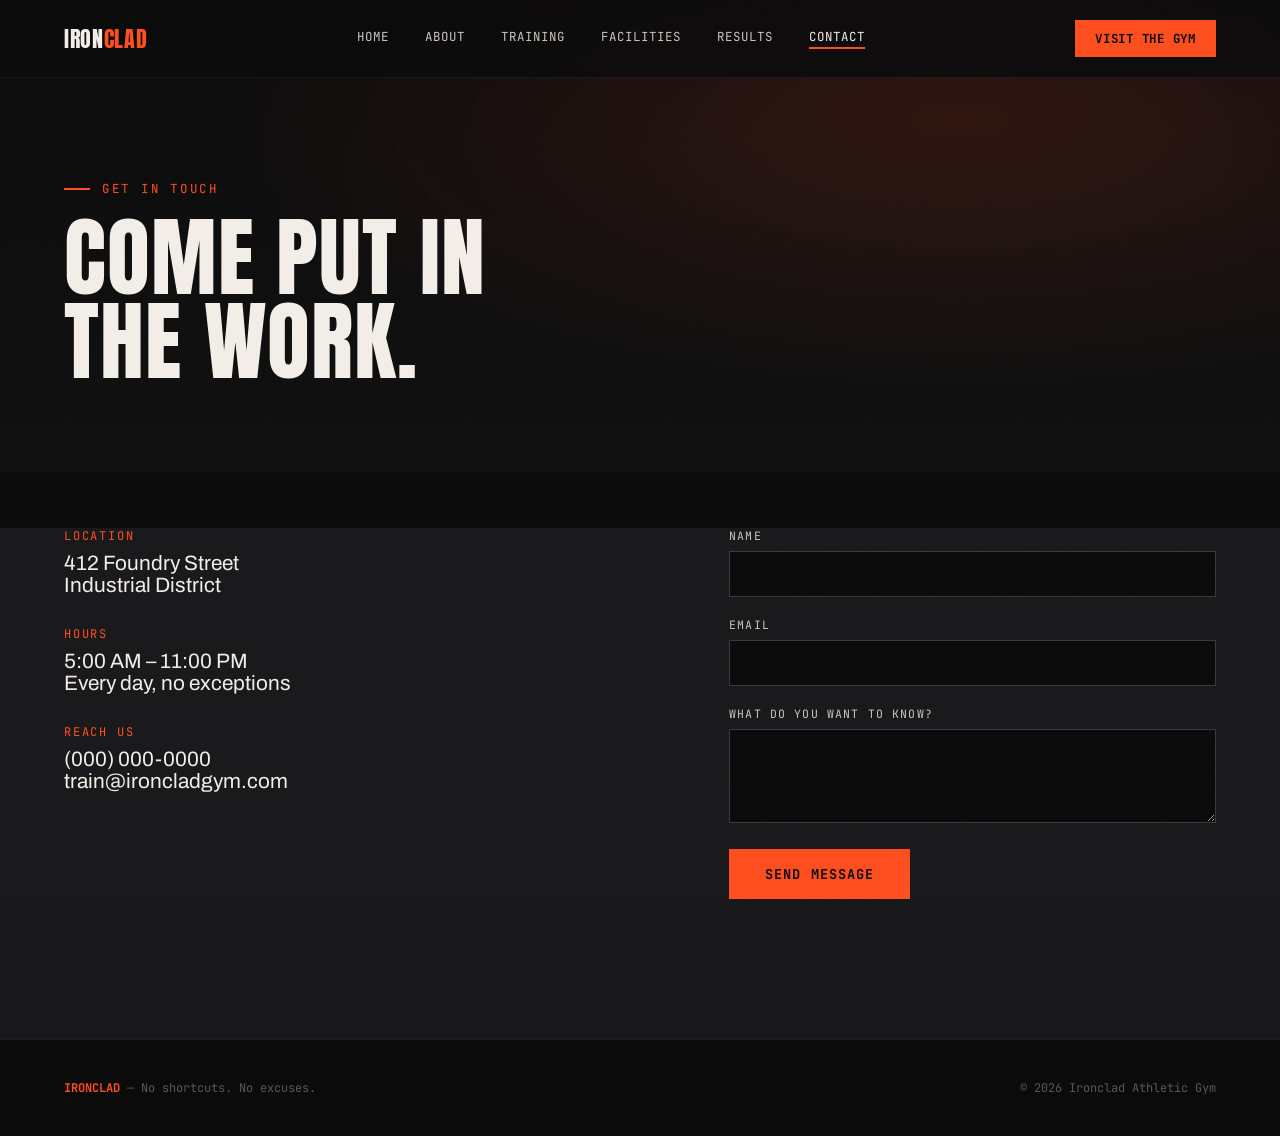
<file: contact (1).html>
<!DOCTYPE html>
<html lang="en">
<head>
<meta charset="UTF-8">
<meta name="viewport" content="width=device-width, initial-scale=1.0">
<title>Contact — IRONCLAD</title>
<link rel="preconnect" href="https://fonts.googleapis.com">
<link rel="preconnect" href="https://fonts.gstatic.com" crossorigin>
<link href="https://fonts.googleapis.com/css2?family=Anton&family=Archivo:wght@400;500;600;700;900&family=JetBrains+Mono:wght@400;500;700&display=swap" rel="stylesheet">
<link rel="stylesheet" href="style.css">
</head>
<body>

<div class="grit"></div>

<nav>
  <div class="nav-logo"><a href="index.html">IRON<span>CLAD</span></a></div>
  <div class="nav-links">
    <a href="index.html">Home</a>
    <a href="about.html">About</a>
    <a href="programs.html">Training</a>
    <a href="facilities.html">Facilities</a>
    <a href="testimonials.html">Results</a>
    <a href="contact.html" class="active">Contact</a>
  </div>
  <a href="contact.html" class="nav-cta">Visit The Gym</a>
</nav>

<section class="page-hero">
  <div class="eyebrow">GET IN TOUCH</div>
  <h1>Come put in<br>the work.</h1>
</section>

<section class="contact" style="clip-path:none; padding-top:0;">
  <div class="contact-grid">
    <div class="contact-info reveal in">
      <div>
        <div class="contact-block-label">Location</div>
        <div class="contact-block-value">412 Foundry Street<br>Industrial District</div>
      </div>
      <div>
        <div class="contact-block-label">Hours</div>
        <div class="contact-block-value">5:00 AM – 11:00 PM<br>Every day, no exceptions</div>
      </div>
      <div>
        <div class="contact-block-label">Reach Us</div>
        <div class="contact-block-value">
          <a href="tel:+10000000000">(000) 000-0000</a><br>
          <a href="mailto:train@ironcladgym.com">train@ironcladgym.com</a>
        </div>
      </div>
    </div>
    <form class="reveal in" onsubmit="event.preventDefault(); this.querySelector('.submit-btn').textContent='Message Sent';">
      <div class="field">
        <label for="name">Name</label>
        <input id="name" type="text" required>
      </div>
      <div class="field">
        <label for="email">Email</label>
        <input id="email" type="email" required>
      </div>
      <div class="field">
        <label for="message">What do you want to know?</label>
        <textarea id="message" rows="4" required></textarea>
      </div>
      <button type="submit" class="submit-btn">Send Message</button>
    </form>
  </div>
</section>

<footer>
  <div><span class="brand">IRONCLAD</span> — No shortcuts. No excuses.</div>
  <div>&copy; 2026 Ironclad Athletic Gym</div>
</footer>

</body>
</html>
</file>
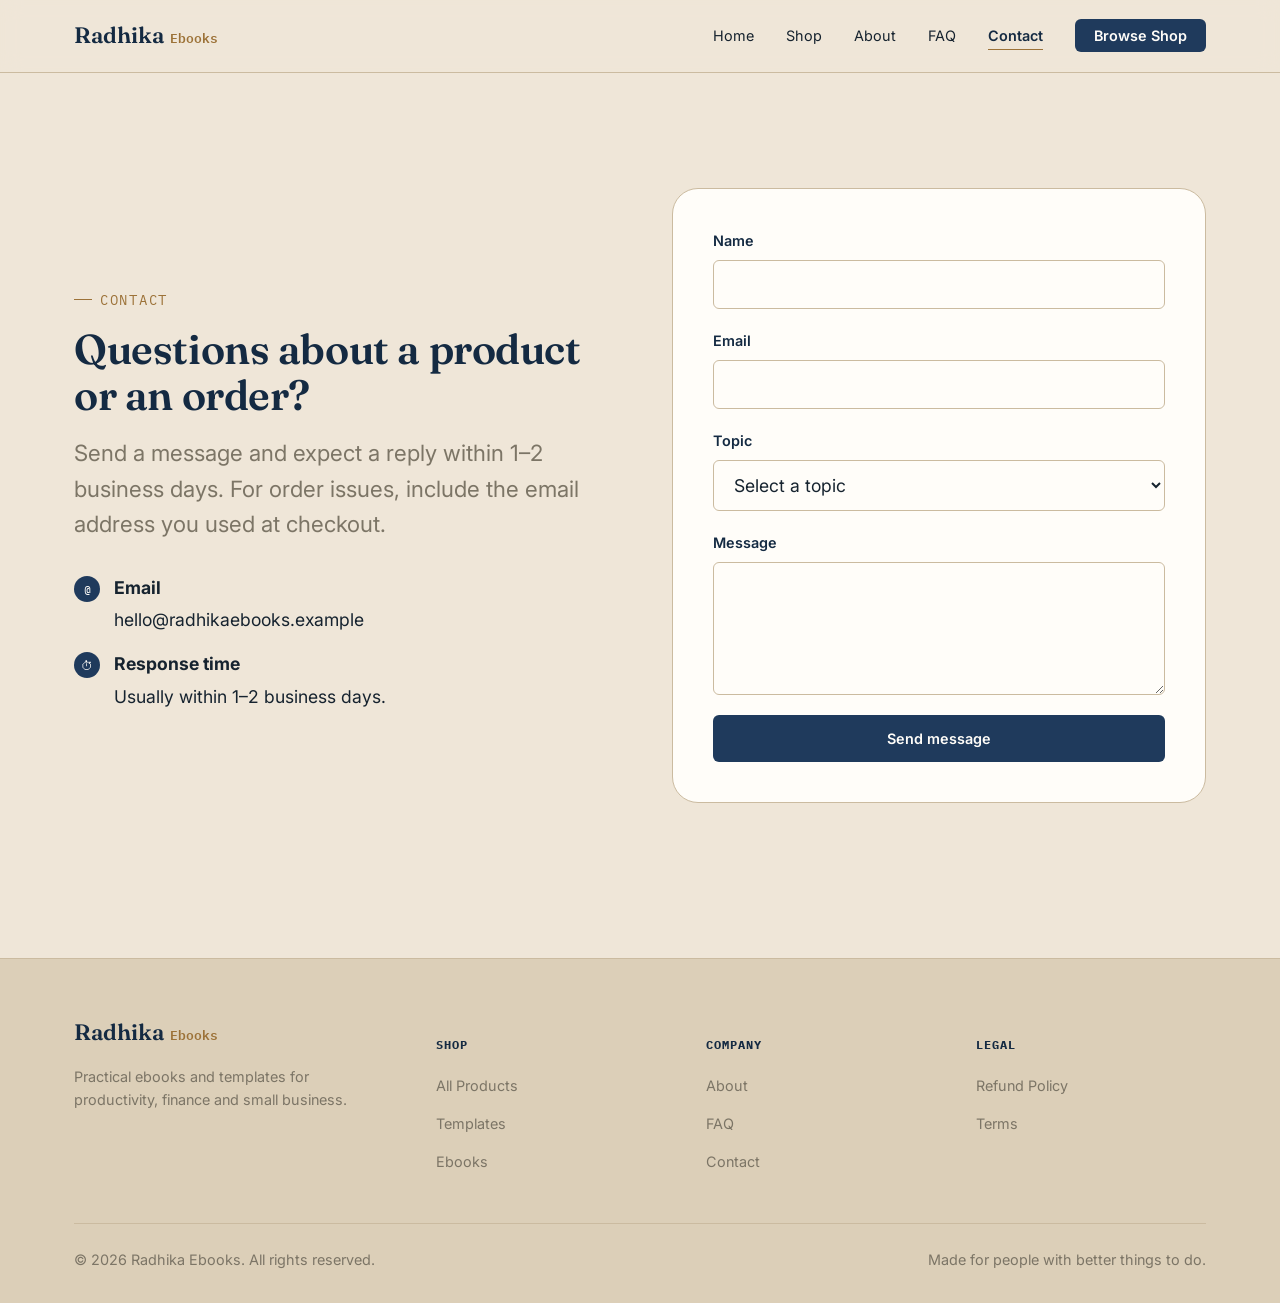
<file: contact.html>
<!DOCTYPE html>
<html lang="en">
<head>
<meta charset="UTF-8">
<meta name="viewport" content="width=device-width, initial-scale=1.0">
<title>Contact — Radhika Ebooks</title>
<meta name="description" content="Get in touch with questions about products, orders or partnerships.">
<link rel="preconnect" href="https://fonts.googleapis.com">
<link rel="preconnect" href="https://fonts.gstatic.com" crossorigin>
<link href="https://fonts.googleapis.com/css2?family=Fraunces:opsz,wght@9..144,500;9..144,600;9..144,700&family=Inter:wght@400;500;600;700&family=IBM+Plex+Mono:wght@500;600&display=swap" rel="stylesheet">
<style>
/* ==========================================================================
   RADHIKA EBOOKS — DESIGN SYSTEM
   Blue + beige, professional-but-warm, "planner & ledger" world
   ========================================================================== */

:root {
  /* Color */
  --color-ink: #16232F;
  --color-navy: #1F3A5C;
  --color-navy-deep: #142A42;
  --color-navy-light: #3E6690;
  --color-beige: #EFE6D8;
  --color-beige-deep: #DCCFB8;
  --color-beige-line: #CBBBA0;
  --color-gold: #B98B4E;
  --color-gold-deep: #9C7238;
  --color-muted: #7C7566;
  --color-white: #FFFDF9;
  --color-error: #A6403A;
  --color-success: #4A7A5E;

  /* Type */
  --font-display: "Fraunces", ui-serif, Georgia, serif;
  --font-body: "Inter", -apple-system, BlinkMacSystemFont, "Segoe UI", sans-serif;
  --font-mono: "IBM Plex Mono", ui-monospace, "SFMono-Regular", monospace;

  /* Scale */
  --step--1: clamp(0.83rem, 0.8rem + 0.15vw, 0.9rem);
  --step-0: clamp(1rem, 0.96rem + 0.2vw, 1.1rem);
  --step-1: clamp(1.2rem, 1.13rem + 0.35vw, 1.4rem);
  --step-2: clamp(1.5rem, 1.36rem + 0.7vw, 1.9rem);
  --step-3: clamp(1.95rem, 1.7rem + 1.25vw, 2.6rem);
  --step-4: clamp(2.5rem, 2.05rem + 2.25vw, 3.75rem);
  --step-5: clamp(3.2rem, 2.5rem + 3.5vw, 5.2rem);

  /* Layout */
  --container: 1180px;
  --radius-sm: 6px;
  --radius-md: 14px;
  --radius-lg: 26px;
  --border: 1px solid var(--color-beige-line);

  /* Motion */
  --ease: cubic-bezier(0.22, 1, 0.36, 1);
  --dur-fast: 160ms;
  --dur-med: 420ms;
}

* { box-sizing: border-box; }
html { scroll-behavior: smooth; }
@media (prefers-reduced-motion: reduce) {
  html { scroll-behavior: auto; }
  *, *::before, *::after { animation-duration: 0.01ms !important; animation-iteration-count: 1 !important; transition-duration: 0.01ms !important; scroll-behavior: auto !important; }
}

body {
  margin: 0;
  background: var(--color-beige);
  color: var(--color-ink);
  font-family: var(--font-body);
  font-size: var(--step-0);
  line-height: 1.6;
  -webkit-font-smoothing: antialiased;
}

img { max-width: 100%; display: block; }
a { color: inherit; text-decoration: none; }

.container {
  width: 100%;
  max-width: var(--container);
  margin-inline: auto;
  padding-inline: 24px;
}

h1, h2, h3, h4 {
  font-family: var(--font-display);
  font-weight: 600;
  line-height: 1.12;
  margin: 0;
  letter-spacing: -0.01em;
  color: var(--color-navy-deep);
}
h1 { font-size: var(--step-5); }
h2 { font-size: var(--step-3); }
h3 { font-size: var(--step-2); }
h4 { font-size: var(--step-1); }

p { margin: 0 0 1em; color: var(--color-ink); }
.lede { font-size: var(--step-1); color: var(--color-muted); max-width: 60ch; }

.eyebrow {
  font-family: var(--font-mono);
  font-size: var(--step--1);
  text-transform: uppercase;
  letter-spacing: 0.12em;
  color: var(--color-gold-deep);
  display: inline-flex;
  align-items: center;
  gap: 8px;
}
.eyebrow::before {
  content: "";
  width: 18px;
  height: 1px;
  background: var(--color-gold-deep);
  display: inline-block;
}

/* Focus states — accessibility */
a:focus-visible, button:focus-visible, input:focus-visible, textarea:focus-visible, select:focus-visible {
  outline: 2px solid var(--color-navy);
  outline-offset: 3px;
  border-radius: 4px;
}

/* Skip link */
.skip-link {
  position: absolute;
  left: -9999px;
  top: 0;
  background: var(--color-navy);
  color: var(--color-white);
  padding: 12px 20px;
  z-index: 200;
  border-radius: 0 0 8px 0;
}
.skip-link:focus { left: 0; }

/* ==========================================================================
   LEDGER LINE MOTIF — signature texture
   ========================================================================== */
.ledger-bg {
  background-image: repeating-linear-gradient(
    to bottom,
    transparent 0,
    transparent 43px,
    rgba(31, 58, 92, 0.08) 44px
  );
}
.ledger-margin {
  position: relative;
}
.ledger-margin::before {
  content: "";
  position: absolute;
  left: 64px;
  top: 0;
  bottom: 0;
  width: 1px;
  background: rgba(185, 139, 78, 0.35);
}

/* ==========================================================================
   HEADER / NAV
   ========================================================================== */
.site-header {
  position: sticky;
  top: 0;
  z-index: 100;
  background: rgba(239, 230, 216, 0.88);
  backdrop-filter: blur(10px);
  border-bottom: var(--border);
}
.nav {
  display: flex;
  align-items: center;
  justify-content: space-between;
  padding-block: 18px;
}
.brand {
  font-family: var(--font-display);
  font-weight: 600;
  font-size: var(--step-1);
  color: var(--color-navy-deep);
  display: flex;
  align-items: baseline;
  gap: 6px;
}
.brand-mark {
  font-family: var(--font-mono);
  font-size: 0.6em;
  color: var(--color-gold-deep);
}
.nav-links {
  display: flex;
  align-items: center;
  gap: 32px;
  list-style: none;
  margin: 0;
  padding: 0;
  font-size: var(--step--1);
}
.nav-links a {
  position: relative;
  padding-block: 4px;
}
.nav-links a::after {
  content: "";
  position: absolute;
  left: 0; right: 0; bottom: -2px;
  height: 1px;
  background: var(--color-gold-deep);
  transform: scaleX(0);
  transform-origin: right;
  transition: transform var(--dur-fast) var(--ease);
}
.nav-links a:hover::after, .nav-links a[aria-current="page"]::after { transform: scaleX(1); transform-origin: left; }
.nav-links a[aria-current="page"] { color: var(--color-navy-deep); font-weight: 600; }

.nav-toggle {
  display: none;
  background: none;
  border: none;
  cursor: pointer;
  padding: 8px;
}
.nav-toggle span, .nav-toggle span::before, .nav-toggle span::after {
  content: "";
  display: block;
  width: 22px;
  height: 2px;
  background: var(--color-navy-deep);
  position: relative;
  transition: transform var(--dur-fast) var(--ease);
}
.nav-toggle span::before { position: absolute; top: -7px; }
.nav-toggle span::after { position: absolute; top: 7px; }

@media (max-width: 860px) {
  .nav-toggle { display: block; }
  .nav-links {
    position: fixed;
    inset: 0 0 auto 0;
    top: 66px;
    flex-direction: column;
    background: var(--color-beige);
    border-bottom: var(--border);
    padding: 24px;
    gap: 20px;
    align-items: flex-start;
    transform: translateY(-8px);
    opacity: 0;
    pointer-events: none;
    transition: all var(--dur-med) var(--ease);
  }
  .nav-links.open { transform: translateY(0); opacity: 1; pointer-events: auto; }
}

/* ==========================================================================
   BUTTONS
   ========================================================================== */
.btn {
  display: inline-flex;
  align-items: center;
  gap: 8px;
  font-family: var(--font-body);
  font-weight: 600;
  font-size: var(--step--1);
  padding: 14px 26px;
  border-radius: var(--radius-sm);
  border: 1px solid transparent;
  cursor: pointer;
  transition: transform var(--dur-fast) var(--ease), background var(--dur-fast) var(--ease), box-shadow var(--dur-fast) var(--ease);
  white-space: nowrap;
}
.btn-primary {
  background: var(--color-navy);
  color: var(--color-white);
}
.btn-primary:hover { background: var(--color-navy-deep); transform: translateY(-1px); }
.btn-gold {
  background: var(--color-gold);
  color: var(--color-white);
}
.btn-gold:hover { background: var(--color-gold-deep); transform: translateY(-1px); }
.btn-ghost {
  background: transparent;
  color: var(--color-navy-deep);
  border-color: var(--color-navy-deep);
}
.btn-ghost:hover { background: var(--color-navy-deep); color: var(--color-white); }
.btn-sm { padding: 10px 18px; font-size: var(--step--1); }
.btn:disabled { opacity: 0.5; cursor: not-allowed; transform: none; }

/* ==========================================================================
   SECTIONS
   ========================================================================== */
section { padding-block: clamp(56px, 9vw, 120px); }
.section-head {
  max-width: 640px;
  margin-bottom: 48px;
}
.section-head h2 { margin-top: 12px; }

/* ==========================================================================
   HERO
   ========================================================================== */
.hero {
  padding-block: clamp(72px, 12vw, 140px) clamp(56px, 8vw, 100px);
  position: relative;
  overflow: hidden;
}
.hero-grid {
  display: grid;
  grid-template-columns: 1.1fr 0.9fr;
  gap: 56px;
  align-items: center;
}
.hero h1 { margin-top: 16px; }
.hero .lede { margin-top: 20px; margin-bottom: 32px; }
.hero-actions { display: flex; gap: 16px; flex-wrap: wrap; }

.hero-card {
  background: var(--color-white);
  border: var(--border);
  border-radius: var(--radius-lg);
  padding: 32px;
  box-shadow: 0 30px 60px -30px rgba(22, 35, 47, 0.25);
  transform: rotate(1.2deg);
}
.hero-card-inner {
  border: 1px dashed var(--color-beige-line);
  border-radius: var(--radius-md);
  padding: 24px;
}
.ledger-row {
  display: flex;
  justify-content: space-between;
  align-items: center;
  padding-block: 10px;
  border-bottom: 1px solid var(--color-beige-deep);
  font-family: var(--font-mono);
  font-size: var(--step--1);
}
.ledger-row:last-child { border-bottom: none; }
.ledger-row .tag {
  font-family: var(--font-body);
  color: var(--color-ink);
}
.ledger-row .amount { color: var(--color-navy); font-weight: 600; }

@media (max-width: 900px) {
  .hero-grid { grid-template-columns: 1fr; }
  .hero-card { transform: none; }
}

/* ==========================================================================
   PRODUCT CARDS / GRID
   ========================================================================== */
.grid {
  display: grid;
  grid-template-columns: repeat(3, 1fr);
  gap: 28px;
}
@media (max-width: 960px) { .grid { grid-template-columns: repeat(2, 1fr); } }
@media (max-width: 620px) { .grid { grid-template-columns: 1fr; } }

.card {
  background: var(--color-white);
  border: var(--border);
  border-radius: var(--radius-md);
  overflow: hidden;
  transition: transform var(--dur-fast) var(--ease), box-shadow var(--dur-fast) var(--ease);
  display: flex;
  flex-direction: column;
}
.card:hover { transform: translateY(-4px); box-shadow: 0 24px 48px -28px rgba(22,35,47,0.28); }

.card-cover {
  aspect-ratio: 4/3;
  background: linear-gradient(160deg, var(--color-navy) 0%, var(--color-navy-deep) 100%);
  position: relative;
  display: flex;
  align-items: flex-end;
  padding: 20px;
  color: var(--color-beige);
}
.card-cover .kind {
  font-family: var(--font-mono);
  font-size: 0.72rem;
  text-transform: uppercase;
  letter-spacing: 0.1em;
  background: rgba(255,255,255,0.12);
  padding: 5px 10px;
  border-radius: 20px;
}
.card-body { padding: 22px; display: flex; flex-direction: column; gap: 10px; flex: 1; }
.card-body h4 { color: var(--color-navy-deep); }
.card-body p { color: var(--color-muted); font-size: var(--step--1); margin-bottom: 6px; flex: 1; }
.card-foot { display: flex; align-items: center; justify-content: space-between; margin-top: auto; }
.price { font-family: var(--font-mono); font-weight: 600; color: var(--color-navy); font-size: var(--step-0); }

.filters {
  display: flex;
  flex-wrap: wrap;
  gap: 10px;
  margin-bottom: 36px;
}
.filter-tab {
  font-family: var(--font-mono);
  font-size: var(--step--1);
  padding: 9px 16px;
  border: 1px solid var(--color-beige-line);
  border-radius: 20px 20px 0 0;
  background: var(--color-beige-deep);
  color: var(--color-muted);
  cursor: pointer;
  transition: all var(--dur-fast) var(--ease);
  border-bottom: 3px solid transparent;
}
.filter-tab:hover { color: var(--color-navy-deep); }
.filter-tab[aria-pressed="true"] {
  background: var(--color-white);
  color: var(--color-navy-deep);
  border-bottom-color: var(--color-gold);
  font-weight: 600;
}

/* ==========================================================================
   FEATURE / SPLIT
   ========================================================================== */
.split {
  display: grid;
  grid-template-columns: 1fr 1fr;
  gap: 64px;
  align-items: center;
}
@media (max-width: 900px) { .split { grid-template-columns: 1fr; gap: 32px; } }
.split.reverse .split-media { order: 2; }

.icon-list { list-style: none; margin: 24px 0 0; padding: 0; display: flex; flex-direction: column; gap: 16px; }
.icon-list li { display: flex; gap: 14px; align-items: flex-start; }
.icon-list .bullet {
  flex-shrink: 0;
  width: 26px; height: 26px;
  border-radius: 50%;
  background: var(--color-navy);
  color: var(--color-white);
  display: flex; align-items: center; justify-content: center;
  font-size: 0.75rem;
  font-family: var(--font-mono);
  margin-top: 2px;
}

.stat-card {
  background: var(--color-white);
  border: var(--border);
  border-radius: var(--radius-lg);
  padding: 40px;
}
.stat-row { display: flex; gap: 40px; flex-wrap: wrap; }
.stat { }
.stat .num { font-family: var(--font-display); font-size: var(--step-3); color: var(--color-navy); }
.stat .label { font-family: var(--font-mono); font-size: 0.75rem; text-transform: uppercase; letter-spacing: 0.08em; color: var(--color-muted); }

/* ==========================================================================
   TESTIMONIAL
   ========================================================================== */
.testimonial-strip {
  background: var(--color-navy-deep);
  color: var(--color-beige);
}
.testimonial-strip .eyebrow { color: var(--color-gold); }
.testimonial-strip .eyebrow::before { background: var(--color-gold); }
.testimonial-grid {
  display: grid;
  grid-template-columns: repeat(3, 1fr);
  gap: 24px;
  margin-top: 40px;
}
@media (max-width: 900px) { .testimonial-grid { grid-template-columns: 1fr; } }
.testimonial {
  background: rgba(255,255,255,0.05);
  border: 1px solid rgba(255,255,255,0.12);
  border-radius: var(--radius-md);
  padding: 28px;
}
.testimonial p { color: rgba(239,230,216,0.9); font-size: var(--step--1); }
.testimonial .who { font-family: var(--font-mono); font-size: 0.78rem; color: var(--color-gold); margin-top: 12px; }

/* ==========================================================================
   CTA BAND
   ========================================================================== */
.cta-band {
  background: var(--color-gold);
  border-radius: var(--radius-lg);
  padding: clamp(40px, 6vw, 72px);
  display: flex;
  justify-content: space-between;
  align-items: center;
  gap: 32px;
  flex-wrap: wrap;
  color: var(--color-navy-deep);
}
.cta-band h2 { color: var(--color-navy-deep); }
.cta-band .btn-primary { background: var(--color-navy-deep); }

/* ==========================================================================
   FAQ ACCORDION
   ========================================================================== */
.accordion { border-top: var(--border); }
.accordion-item { border-bottom: var(--border); }
.accordion-trigger {
  width: 100%;
  text-align: left;
  background: none;
  border: none;
  padding: 22px 0;
  display: flex;
  justify-content: space-between;
  align-items: center;
  cursor: pointer;
  gap: 20px;
}
.accordion-trigger h4 { font-size: var(--step-0); font-family: var(--font-body); font-weight: 600; color: var(--color-ink); }
.accordion-icon {
  flex-shrink: 0;
  width: 28px; height: 28px;
  border-radius: 50%;
  border: 1px solid var(--color-navy-deep);
  display: flex; align-items: center; justify-content: center;
  position: relative;
  transition: transform var(--dur-fast) var(--ease);
}
.accordion-icon::before, .accordion-icon::after {
  content: "";
  position: absolute;
  background: var(--color-navy-deep);
}
.accordion-icon::before { width: 10px; height: 1px; }
.accordion-icon::after { width: 1px; height: 10px; transition: transform var(--dur-fast) var(--ease); }
.accordion-item[data-open="true"] .accordion-icon::after { transform: scaleY(0); }
.accordion-item[data-open="true"] .accordion-icon { transform: rotate(180deg); }
.accordion-panel {
  max-height: 0;
  overflow: hidden;
  transition: max-height var(--dur-med) var(--ease);
}
.accordion-panel-inner { padding-bottom: 22px; color: var(--color-muted); max-width: 65ch; }

/* ==========================================================================
   FORMS
   ========================================================================== */
.form-field { margin-bottom: 20px; display: flex; flex-direction: column; gap: 8px; }
label { font-size: var(--step--1); font-weight: 600; color: var(--color-navy-deep); }
input, textarea, select {
  font-family: var(--font-body);
  font-size: var(--step-0);
  padding: 13px 16px;
  border: 1px solid var(--color-beige-line);
  border-radius: var(--radius-sm);
  background: var(--color-white);
  color: var(--color-ink);
}
input:invalid[data-touched="true"], textarea:invalid[data-touched="true"] { border-color: var(--color-error); }
.field-error { color: var(--color-error); font-size: var(--step--1); display: none; }
.field-error.show { display: block; }
.form-status { margin-top: 16px; font-size: var(--step--1); display: none; padding: 14px 16px; border-radius: var(--radius-sm); }
.form-status.show { display: block; }
.form-status.success { background: rgba(74,122,94,0.12); color: var(--color-success); display: block; }
.form-status.error { background: rgba(166,64,58,0.12); color: var(--color-error); display: block; }

/* ==========================================================================
   FOOTER
   ========================================================================== */
.site-footer {
  border-top: var(--border);
  background: var(--color-beige-deep);
  padding-block: 56px 32px;
  margin-top: 40px;
}
.footer-grid {
  display: grid;
  grid-template-columns: 1.4fr 1fr 1fr 1fr;
  gap: 40px;
}
@media (max-width: 760px) { .footer-grid { grid-template-columns: 1fr 1fr; } }
.footer-grid h5 {
  font-family: var(--font-mono);
  font-size: 0.75rem;
  text-transform: uppercase;
  letter-spacing: 0.08em;
  color: var(--color-navy-deep);
  margin-bottom: 16px;
}
.footer-links { list-style: none; margin: 0; padding: 0; display: flex; flex-direction: column; gap: 10px; }
.footer-links a { color: var(--color-muted); font-size: var(--step--1); }
.footer-links a:hover { color: var(--color-navy-deep); }
.footer-bottom {
  display: flex;
  justify-content: space-between;
  align-items: center;
  flex-wrap: wrap;
  gap: 12px;
  margin-top: 48px;
  padding-top: 24px;
  border-top: 1px solid var(--color-beige-line);
  font-size: var(--step--1);
  color: var(--color-muted);
}

/* ==========================================================================
   UTILITIES
   ========================================================================== */
.visually-hidden {
  position: absolute; width: 1px; height: 1px;
  padding: 0; margin: -1px; overflow: hidden;
  clip: rect(0,0,0,0); white-space: nowrap; border: 0;
}
.text-center { text-align: center; margin-inline: auto; }
.mt-0 { margin-top: 0; }
.breadcrumb { font-family: var(--font-mono); font-size: var(--step--1); color: var(--color-muted); margin-bottom: 20px; }
.breadcrumb a:hover { color: var(--color-navy); }

/* Page-load reveal */
[data-reveal] {
  opacity: 0;
  transform: translateY(14px);
  transition: opacity var(--dur-med) var(--ease), transform var(--dur-med) var(--ease);
}
[data-reveal].in-view { opacity: 1; transform: translateY(0); }

</style>
</head>
<body>
<a href="#main" class="skip-link">Skip to content</a>

<header class="site-header">
  <div class="container nav">
    <a href="index.html" class="brand">Radhika <span class="brand-mark">Ebooks</span></a>
    <button class="nav-toggle" aria-label="Toggle menu" aria-expanded="false"><span></span></button>
    <ul class="nav-links">
      <li><a href="index.html">Home</a></li>
      <li><a href="shop.html">Shop</a></li>
      <li><a href="about.html">About</a></li>
      <li><a href="faq.html">FAQ</a></li>
      <li><a href="contact.html" aria-current="page">Contact</a></li>
      <li><a href="shop.html" class="btn btn-primary btn-sm">Browse Shop</a></li>
    </ul>
  </div>
</header>

<main id="main">
  <section>
    <div class="container split">
      <div data-reveal>
        <span class="eyebrow">Contact</span>
        <h1 style="margin-top:14px; font-size:var(--step-3);">Questions about a product or an order?</h1>
        <p class="lede" style="margin-top:16px;">Send a message and expect a reply within 1–2 business days. For order issues, include the email address you used at checkout.</p>

        <ul class="icon-list" style="margin-top:32px;">
          <li><span class="bullet">@</span><div><strong>Email</strong><p style="margin:4px 0 0;">hello@radhikaebooks.example</p></div></li>
          <li><span class="bullet">⏱</span><div><strong>Response time</strong><p style="margin:4px 0 0;">Usually within 1–2 business days.</p></div></li>
        </ul>
      </div>

      <div data-reveal>
        <form id="contact-form" class="stat-card" novalidate>
          <div class="form-field">
            <label for="name">Name</label>
            <input type="text" id="name" name="name" required autocomplete="name">
            <span class="field-error">Please enter your name.</span>
          </div>

          <div class="form-field">
            <label for="email">Email</label>
            <input type="email" id="email" name="email" required autocomplete="email">
            <span class="field-error">Please enter a valid email address.</span>
          </div>

          <div class="form-field">
            <label for="topic">Topic</label>
            <select id="topic" name="topic" required>
              <option value="">Select a topic</option>
              <option value="order">Order / download issue</option>
              <option value="product">Product question</option>
              <option value="partnership">Partnership</option>
              <option value="other">Other</option>
            </select>
            <span class="field-error">Please select a topic.</span>
          </div>

          <div class="form-field">
            <label for="message">Message</label>
            <textarea id="message" name="message" rows="5" required></textarea>
            <span class="field-error">Please enter a message.</span>
          </div>

          <button type="submit" class="btn btn-primary" style="width:100%; justify-content:center;">Send message</button>
          <div class="form-status" role="status" aria-live="polite"></div>
        </form>
      </div>
    </div>
  </section>
</main>

<footer class="site-footer">
  <div class="container">
    <div class="footer-grid">
      <div>
        <a href="index.html" class="brand">Radhika <span class="brand-mark">Ebooks</span></a>
        <p style="margin-top:14px; color:var(--color-muted); font-size:var(--step--1); max-width:32ch;">Practical ebooks and templates for productivity, finance and small business.</p>
      </div>
      <div>
        <h5>Shop</h5>
        <ul class="footer-links">
          <li><a href="shop.html">All Products</a></li>
          <li><a href="shop.html">Templates</a></li>
          <li><a href="shop.html">Ebooks</a></li>
        </ul>
      </div>
      <div>
        <h5>Company</h5>
        <ul class="footer-links">
          <li><a href="about.html">About</a></li>
          <li><a href="faq.html">FAQ</a></li>
          <li><a href="contact.html">Contact</a></li>
        </ul>
      </div>
      <div>
        <h5>Legal</h5>
        <ul class="footer-links">
          <li><a href="faq.html">Refund Policy</a></li>
          <li><a href="faq.html">Terms</a></li>
        </ul>
      </div>
    </div>
    <div class="footer-bottom">
      <span>© 2026 Radhika Ebooks. All rights reserved.</span>
      <span>Made for people with better things to do.</span>
    </div>
  </div>
</footer>

<script>
// ==========================================================================
// RADHIKA EBOOKS — shared interactions
// ==========================================================================

document.addEventListener('DOMContentLoaded', () => {

  /* ---- Mobile nav toggle ---- */
  const navToggle = document.querySelector('.nav-toggle');
  const navLinks = document.querySelector('.nav-links');
  if (navToggle && navLinks) {
    navToggle.addEventListener('click', () => {
      const open = navLinks.classList.toggle('open');
      navToggle.setAttribute('aria-expanded', open ? 'true' : 'false');
    });
    navLinks.querySelectorAll('a').forEach(link => {
      link.addEventListener('click', () => {
        navLinks.classList.remove('open');
        navToggle.setAttribute('aria-expanded', 'false');
      });
    });
  }

  /* ---- Scroll reveal ---- */
  const revealEls = document.querySelectorAll('[data-reveal]');
  if ('IntersectionObserver' in window && revealEls.length) {
    const io = new IntersectionObserver((entries) => {
      entries.forEach(entry => {
        if (entry.isIntersecting) {
          entry.target.classList.add('in-view');
          io.unobserve(entry.target);
        }
      });
    }, { threshold: 0.15 });
    revealEls.forEach(el => io.observe(el));
  } else {
    revealEls.forEach(el => el.classList.add('in-view'));
  }

  /* ---- FAQ accordion ---- */
  document.querySelectorAll('.accordion-item').forEach(item => {
    const trigger = item.querySelector('.accordion-trigger');
    const panel = item.querySelector('.accordion-panel');
    if (!trigger || !panel) return;
    trigger.addEventListener('click', () => {
      const isOpen = item.getAttribute('data-open') === 'true';
      // close siblings within the same accordion (optional single-open behaviour)
      const accordion = item.closest('.accordion');
      if (accordion) {
        accordion.querySelectorAll('.accordion-item[data-open="true"]').forEach(other => {
          if (other !== item) {
            other.setAttribute('data-open', 'false');
            other.querySelector('.accordion-panel').style.maxHeight = null;
            other.querySelector('.accordion-trigger').setAttribute('aria-expanded', 'false');
          }
        });
      }
      item.setAttribute('data-open', isOpen ? 'false' : 'true');
      trigger.setAttribute('aria-expanded', isOpen ? 'false' : 'true');
      panel.style.maxHeight = isOpen ? null : panel.scrollHeight + 'px';
    });
  });

  /* ---- Product filter tabs (Shop page) ---- */
  const filterTabs = document.querySelectorAll('.filter-tab');
  const productCards = document.querySelectorAll('[data-category]');
  if (filterTabs.length && productCards.length) {
    filterTabs.forEach(tab => {
      tab.addEventListener('click', () => {
        filterTabs.forEach(t => t.setAttribute('aria-pressed', 'false'));
        tab.setAttribute('aria-pressed', 'true');
        const cat = tab.getAttribute('data-filter');
        productCards.forEach(card => {
          const match = cat === 'all' || card.getAttribute('data-category') === cat;
          card.style.display = match ? '' : 'none';
        });
      });
    });
  }

  /* ---- Contact form validation (client-side only demo) ---- */
  const form = document.querySelector('#contact-form');
  if (form) {
    const status = form.querySelector('.form-status');
    form.addEventListener('submit', (e) => {
      e.preventDefault();
      let valid = true;
      form.querySelectorAll('[required]').forEach(field => {
        field.setAttribute('data-touched', 'true');
        const errorEl = field.closest('.form-field')?.querySelector('.field-error');
        if (!field.checkValidity()) {
          valid = false;
          if (errorEl) errorEl.classList.add('show');
        } else if (errorEl) {
          errorEl.classList.remove('show');
        }
      });

      if (!status) return;
      status.classList.remove('success', 'error', 'show');

      if (!valid) {
        status.textContent = 'Please fix the highlighted fields before sending.';
        status.classList.add('error', 'show');
        return;
      }

      // No backend is connected yet — this is a front-end-only placeholder.
      status.textContent = "This form isn't connected to an inbox yet — hook it up to Formspree, Netlify Forms, or an email service to start receiving messages.";
      status.classList.add('error', 'show');
    });

    form.querySelectorAll('input, textarea').forEach(field => {
      field.addEventListener('blur', () => field.setAttribute('data-touched', 'true'));
    });
  }

});

</script>
</body>
</html>
</file>
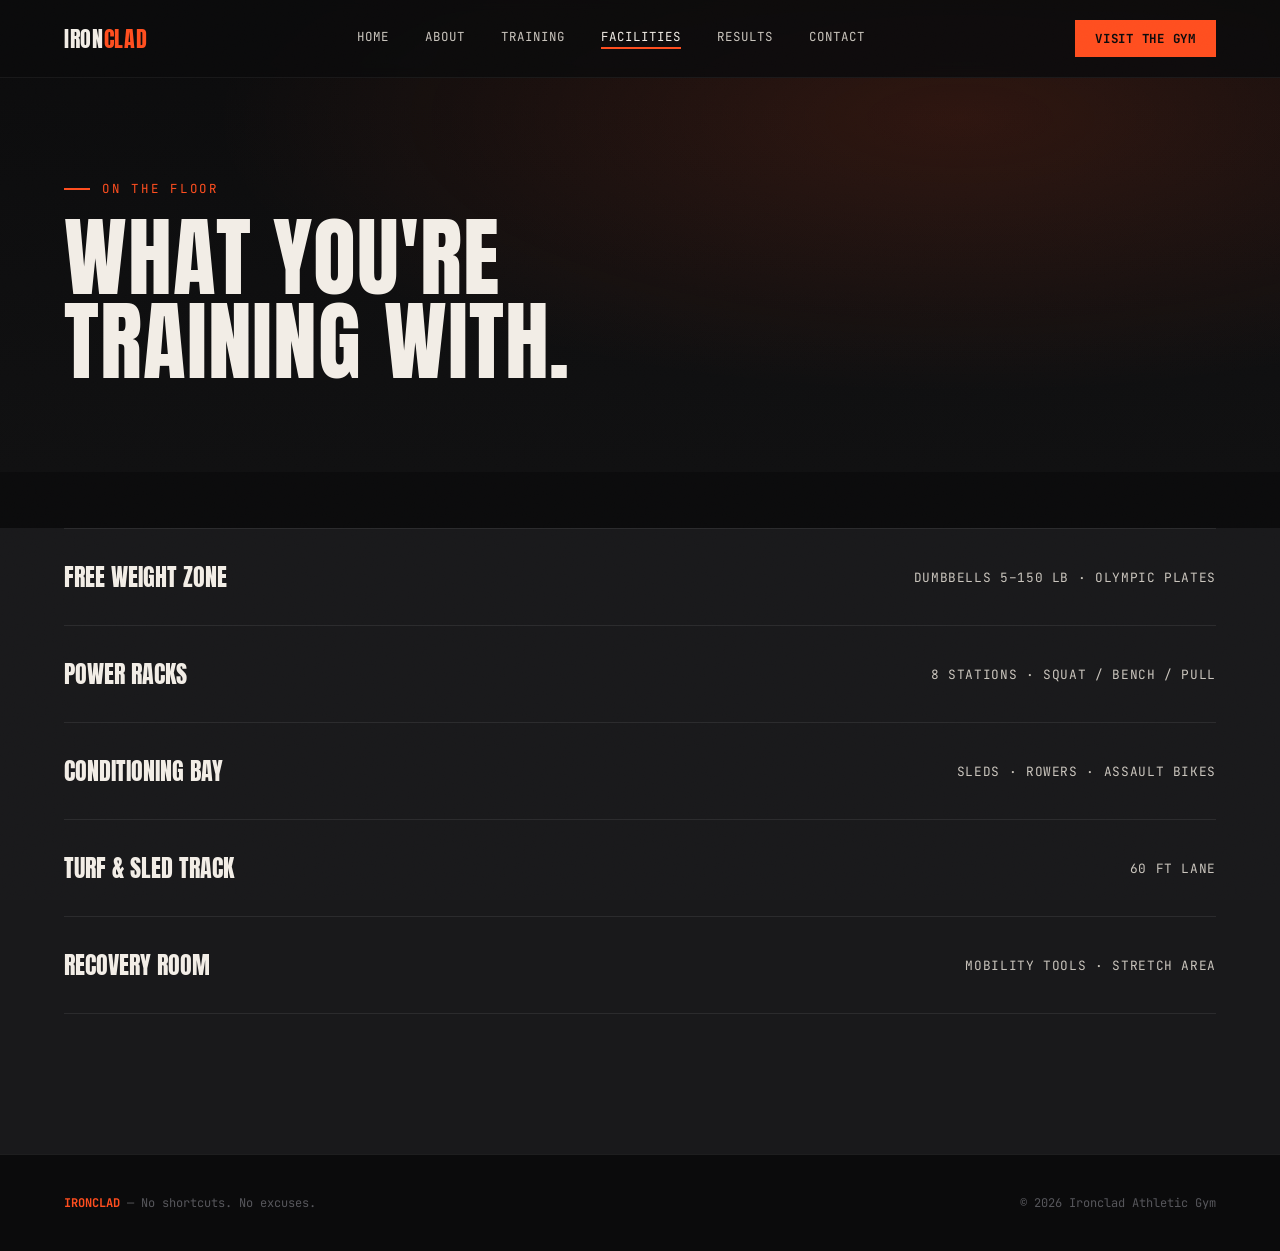
<file: facilities.html>
<!DOCTYPE html>
<html lang="en">
<head>
<meta charset="UTF-8">
<meta name="viewport" content="width=device-width, initial-scale=1.0">
<title>Facilities — IRONCLAD</title>
<link rel="preconnect" href="https://fonts.googleapis.com">
<link rel="preconnect" href="https://fonts.gstatic.com" crossorigin>
<link href="https://fonts.googleapis.com/css2?family=Anton&family=Archivo:wght@400;500;600;700;900&family=JetBrains+Mono:wght@400;500;700&display=swap" rel="stylesheet">
<link rel="stylesheet" href="style.css">
</head>
<body>

<div class="grit"></div>

<nav>
  <div class="nav-logo"><a href="index.html">IRON<span>CLAD</span></a></div>
  <div class="nav-links">
    <a href="index.html">Home</a>
    <a href="about.html">About</a>
    <a href="programs.html">Training</a>
    <a href="facilities.html" class="active">Facilities</a>
    <a href="testimonials.html">Results</a>
    <a href="contact.html">Contact</a>
  </div>
  <a href="contact.html" class="nav-cta">Visit The Gym</a>
</nav>

<section class="page-hero">
  <div class="eyebrow">ON THE FLOOR</div>
  <h1>What you're<br>training with.</h1>
</section>

<section class="facilities" style="clip-path:none; padding-top:0;">
  <div class="facility-list">
    <div class="facility-row reveal in">
      <div class="facility-name">Free Weight Zone</div>
      <div class="facility-meta mono">DUMBBELLS 5–150 LB · OLYMPIC PLATES</div>
    </div>
    <div class="facility-row reveal in">
      <div class="facility-name">Power Racks</div>
      <div class="facility-meta mono">8 STATIONS · SQUAT / BENCH / PULL</div>
    </div>
    <div class="facility-row reveal in">
      <div class="facility-name">Conditioning Bay</div>
      <div class="facility-meta mono">SLEDS · ROWERS · ASSAULT BIKES</div>
    </div>
    <div class="facility-row reveal in">
      <div class="facility-name">Turf & Sled Track</div>
      <div class="facility-meta mono">60 FT LANE</div>
    </div>
    <div class="facility-row reveal in">
      <div class="facility-name">Recovery Room</div>
      <div class="facility-meta mono">MOBILITY TOOLS · STRETCH AREA</div>
    </div>
  </div>
</section>

<footer>
  <div><span class="brand">IRONCLAD</span> — No shortcuts. No excuses.</div>
  <div>&copy; 2026 Ironclad Athletic Gym</div>
</footer>

</body>
</html>
</file>
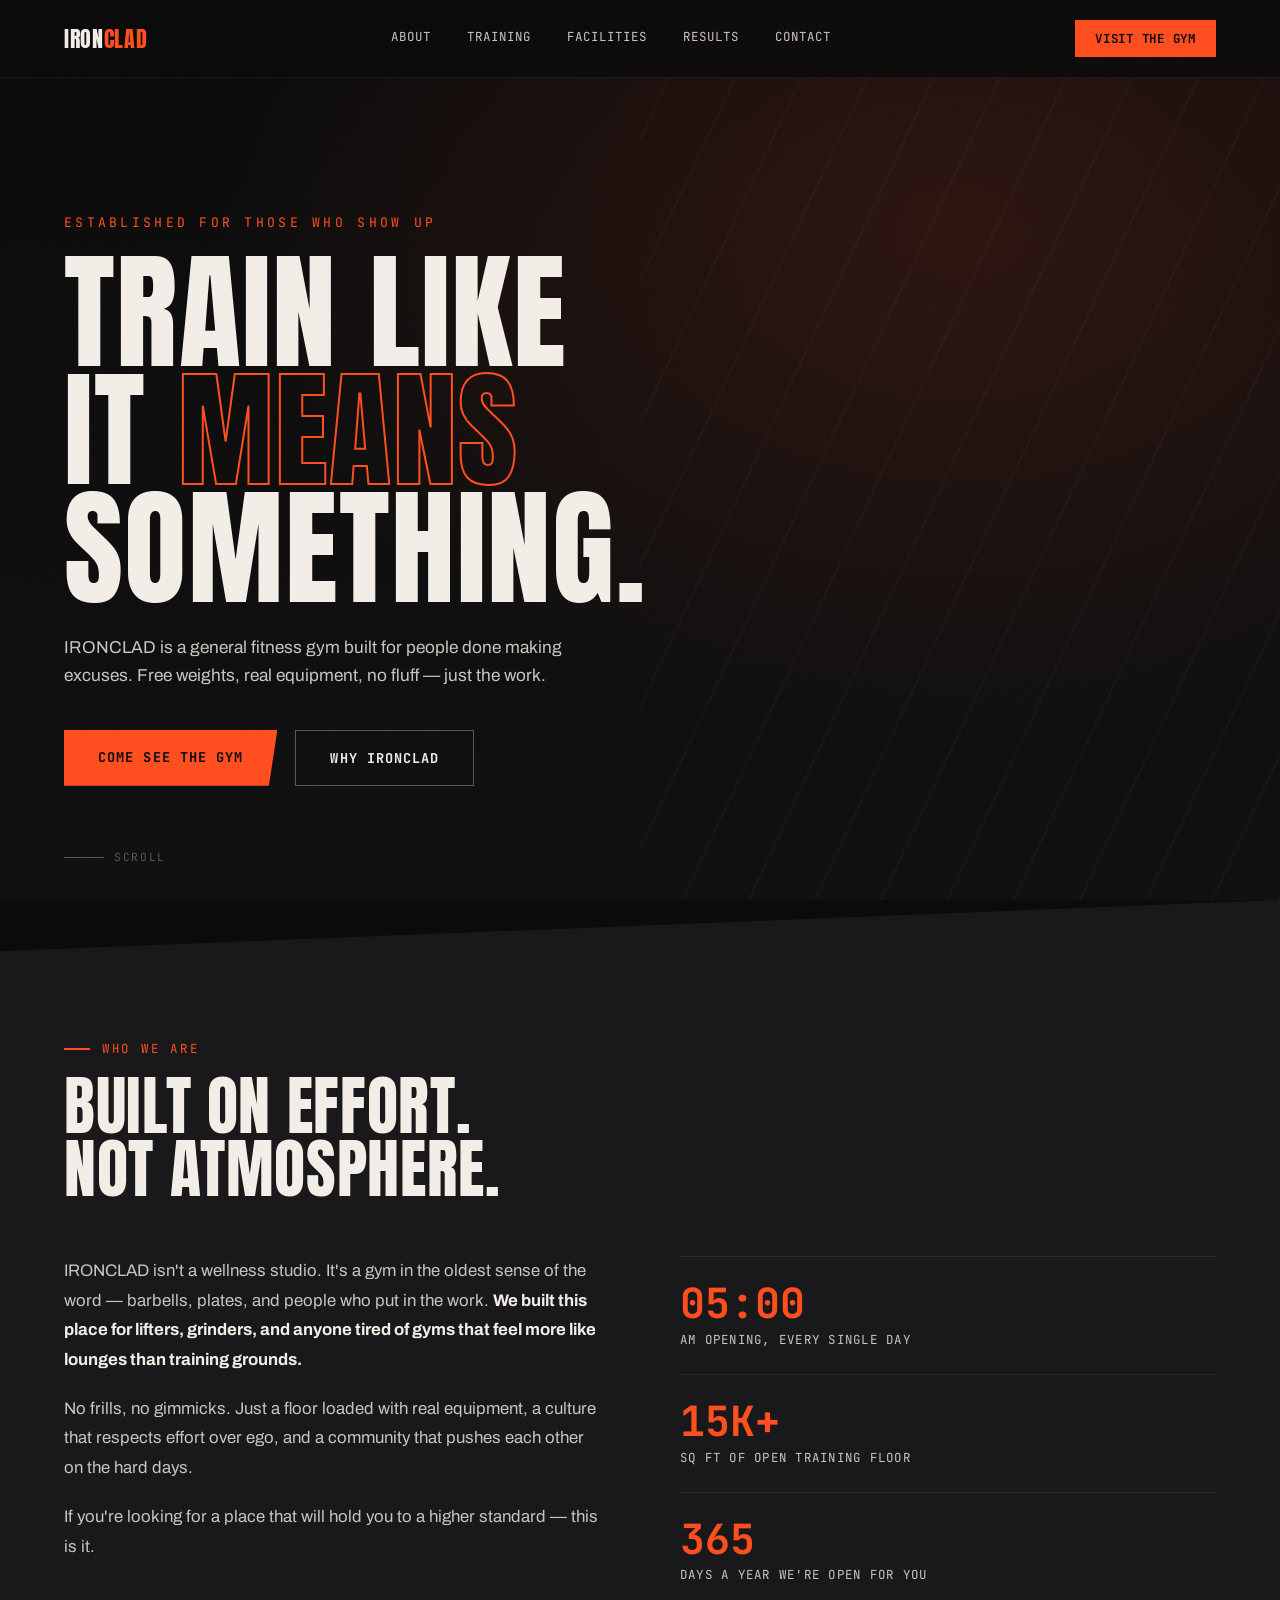
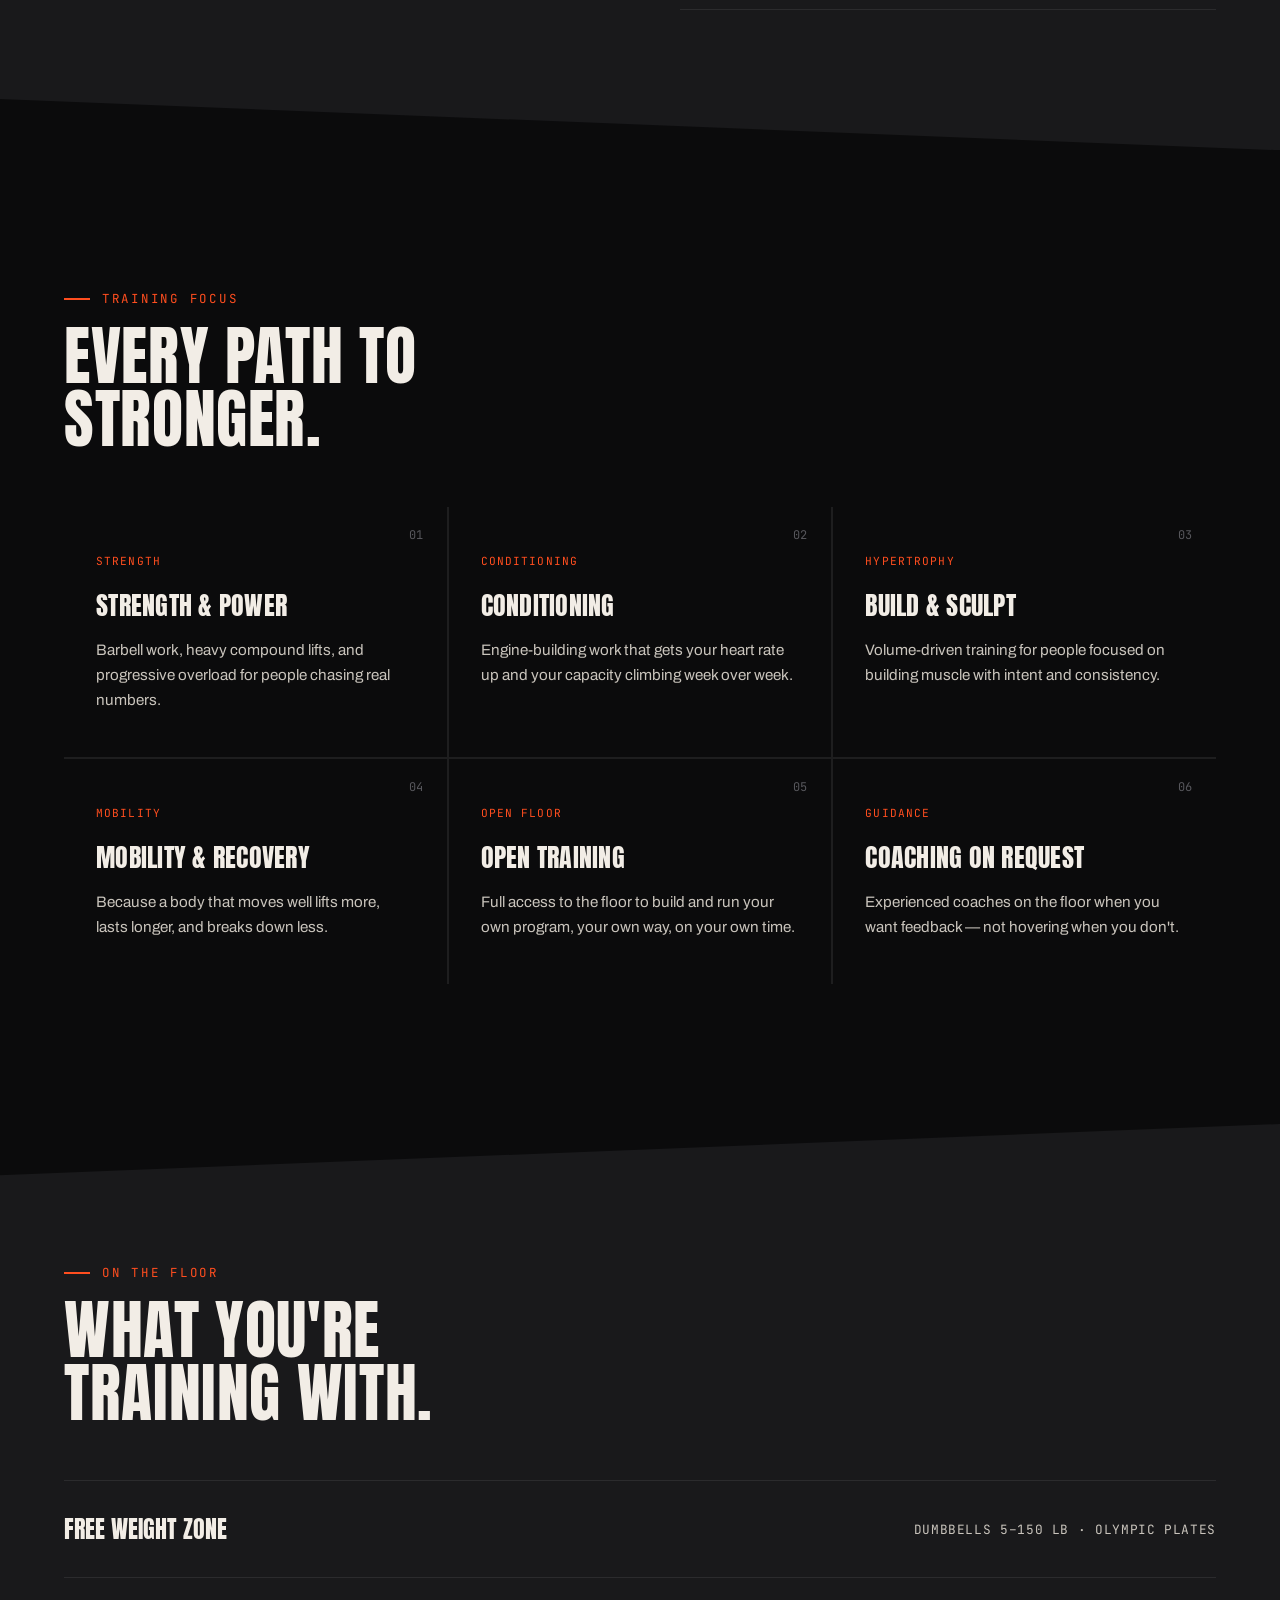
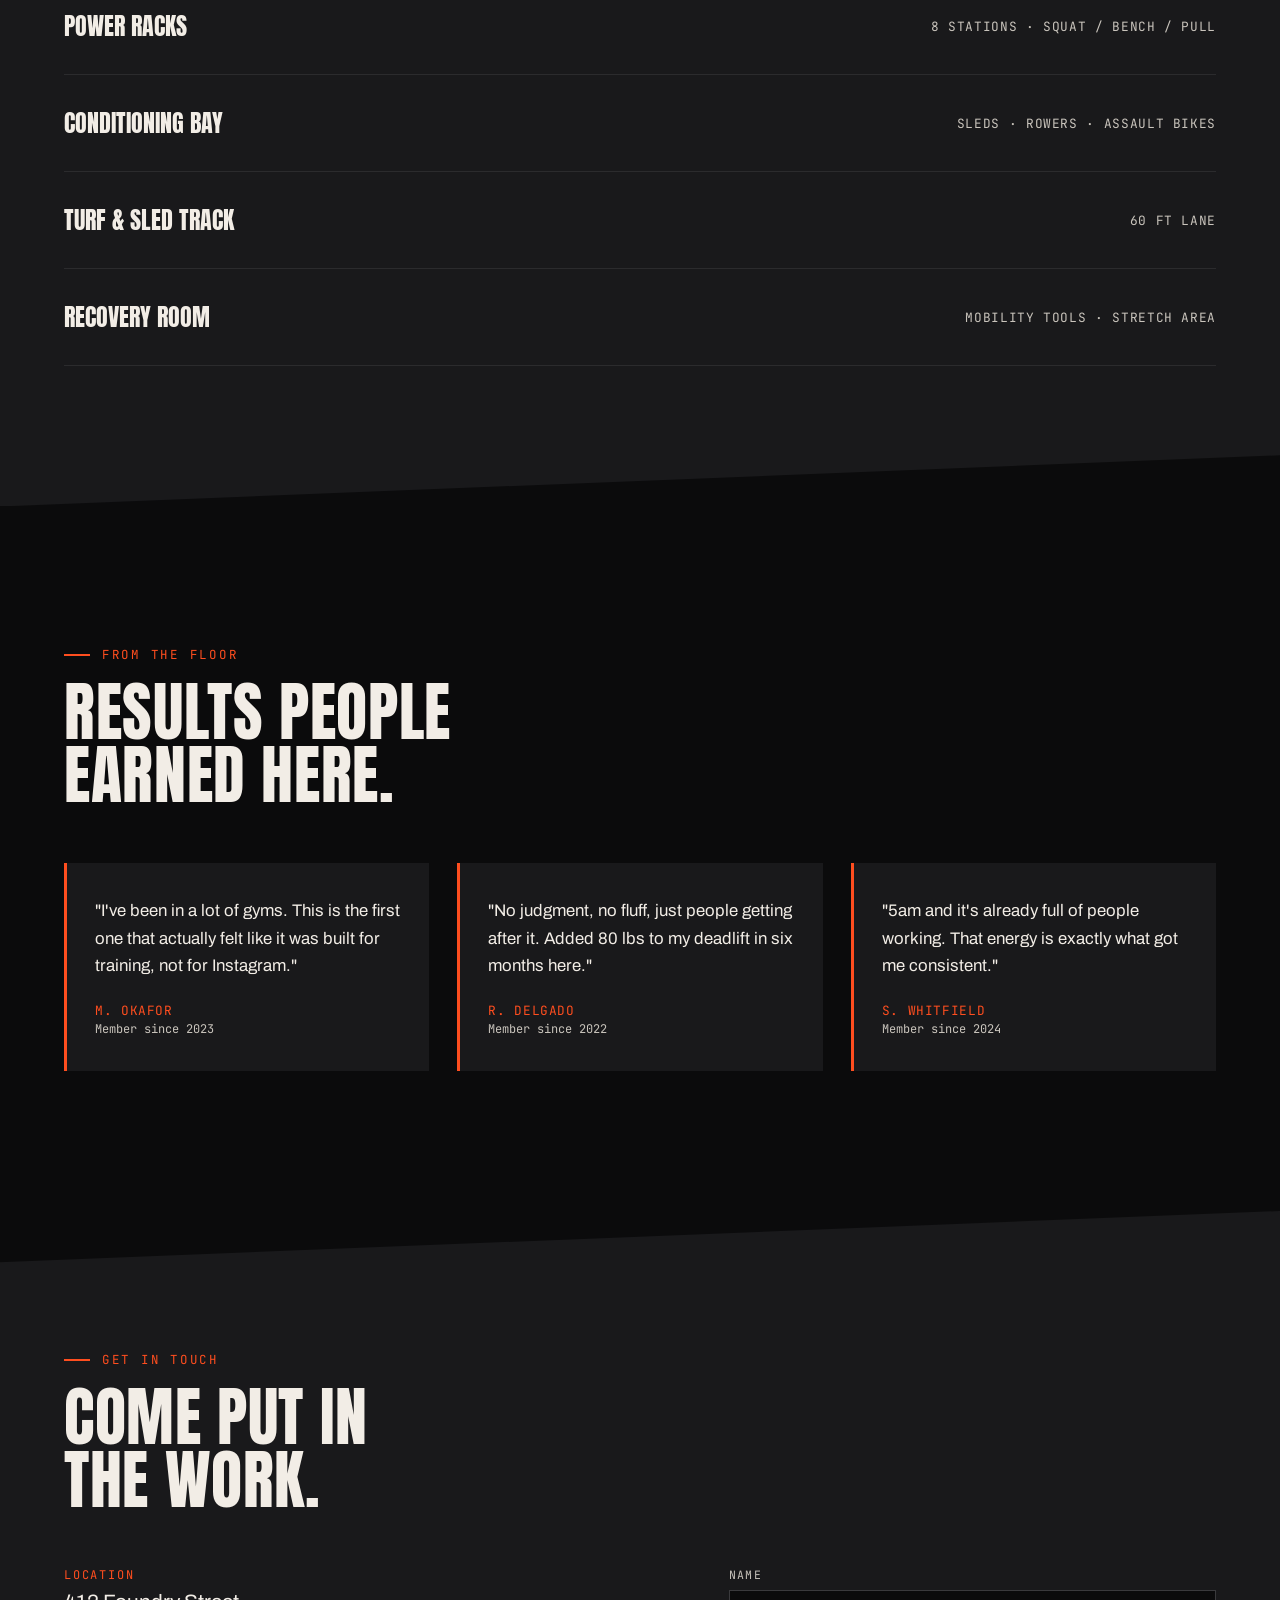
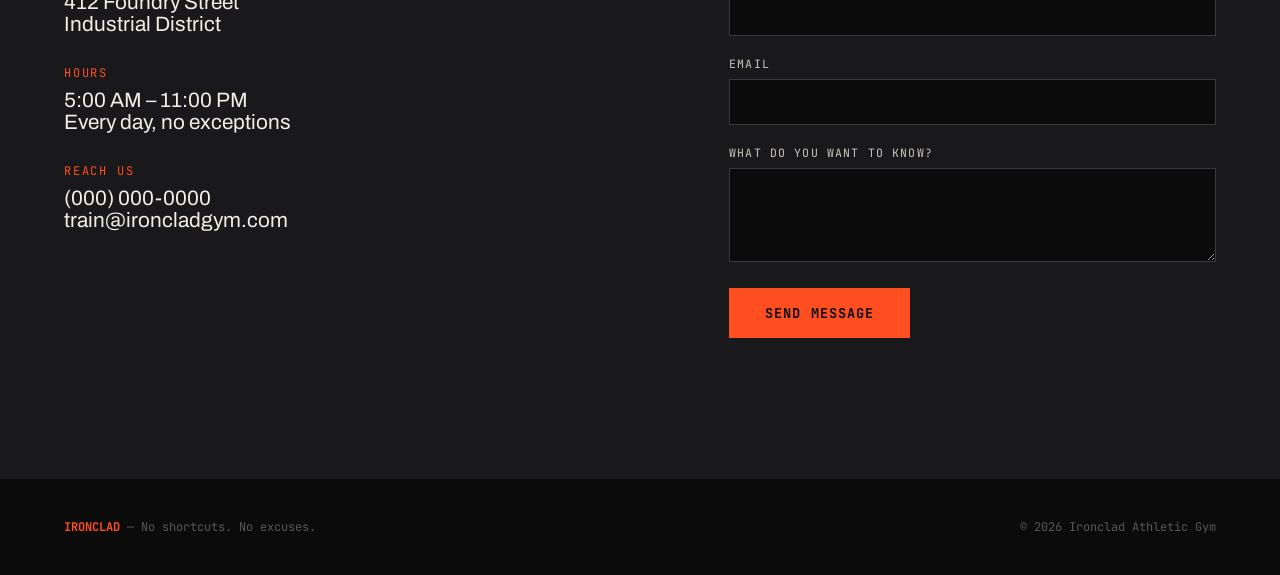
<file: index (2).html>
<!DOCTYPE html>
<html lang="en">
<head>
<meta charset="UTF-8">
<meta name="viewport" content="width=device-width, initial-scale=1.0">
<title>IRONCLAD — No Shortcuts. No Excuses.</title>
<link rel="preconnect" href="https://fonts.googleapis.com">
<link rel="preconnect" href="https://fonts.gstatic.com" crossorigin>
<link href="https://fonts.googleapis.com/css2?family=Anton&family=Archivo:wght@400;500;600;700;900&family=JetBrains+Mono:wght@400;500;700&display=swap" rel="stylesheet">
<style>
  :root{
    --black:#0b0b0c;
    --charcoal:#19191b;
    --charcoal-2:#1f1f22;
    --steel:#3a3a3d;
    --steel-light:#57575c;
    --bone:#f2ede6;
    --bone-dim:#c9c4bc;
    --ember:#ff4e1f;
    --ember-dim:#c93e18;
    --amber:#ffb020;
  }

  *{margin:0;padding:0;box-sizing:border-box;}

  html{scroll-behavior:smooth;}

  body{
    background:var(--black);
    color:var(--bone);
    font-family:'Archivo',sans-serif;
    overflow-x:hidden;
  }

  @media (prefers-reduced-motion: reduce){
    html{scroll-behavior:auto;}
    *{animation-duration:0.01ms !important; animation-iteration-count:1 !important; transition-duration:0.01ms !important;}
  }

  h1,h2,h3,.stamp{
    font-family:'Anton',sans-serif;
    font-weight:400;
    text-transform:uppercase;
    letter-spacing:0.01em;
  }

  .mono{
    font-family:'JetBrains Mono',monospace;
  }

  a{color:inherit;text-decoration:none;}

  :focus-visible{
    outline:3px solid var(--amber);
    outline-offset:3px;
  }

  /* grit texture overlay */
  .grit{
    position:fixed;
    inset:0;
    pointer-events:none;
    z-index:9999;
    opacity:0.05;
    mix-blend-mode:overlay;
    background-image:url("data:image/svg+xml,%3Csvg xmlns='http://www.w3.org/2000/svg' width='200' height='200'%3E%3Cfilter id='n'%3E%3CfeTurbulence type='fractalNoise' baseFrequency='0.9' numOctaves='3' stitchTiles='stitch'/%3E%3C/filter%3E%3Crect width='100%25' height='100%25' filter='url(%23n)'/%3E%3C/svg%3E");
  }

  /* ===== NAV ===== */
  nav{
    position:fixed;
    top:0;left:0;right:0;
    z-index:100;
    display:flex;
    justify-content:space-between;
    align-items:center;
    padding:20px 5vw;
    background:rgba(11,11,12,0.85);
    backdrop-filter:blur(6px);
    border-bottom:1px solid rgba(255,255,255,0.06);
  }

  .nav-logo{
    font-family:'Anton',sans-serif;
    font-size:1.4rem;
    letter-spacing:0.03em;
  }
  .nav-logo span{color:var(--ember);}

  .nav-links{
    display:flex;
    gap:36px;
    font-family:'JetBrains Mono',monospace;
    font-size:0.78rem;
    letter-spacing:0.08em;
    text-transform:uppercase;
  }
  .nav-links a{
    position:relative;
    padding-bottom:4px;
    color:var(--bone-dim);
    transition:color 0.2s;
  }
  .nav-links a:hover{color:var(--bone);}
  .nav-links a::after{
    content:'';
    position:absolute;
    left:0;bottom:0;
    width:0%;height:2px;
    background:var(--ember);
    transition:width 0.25s ease;
  }
  .nav-links a:hover::after{width:100%;}

  .nav-cta{
    font-family:'JetBrains Mono',monospace;
    font-size:0.78rem;
    letter-spacing:0.06em;
    text-transform:uppercase;
    background:var(--ember);
    color:var(--black);
    padding:10px 20px;
    font-weight:700;
    border:none;
    transition:background 0.2s, transform 0.15s;
  }
  .nav-cta:hover{background:var(--amber); transform:translateY(-1px);}

  .nav-toggle{display:none;}

  @media (max-width:820px){
    .nav-links{display:none;}
    .nav-cta{display:none;}
  }

  /* ===== HERO ===== */
  .hero{
    position:relative;
    min-height:100vh;
    display:flex;
    flex-direction:column;
    justify-content:center;
    padding:0 5vw;
    background:
      radial-gradient(ellipse at 75% 25%, rgba(255,78,31,0.14), transparent 55%),
      linear-gradient(180deg, var(--black) 0%, #101011 100%);
    overflow:hidden;
  }

  .hero::before{
    content:'';
    position:absolute;
    top:0; right:-10%;
    width:60%;
    height:100%;
    background:repeating-linear-gradient(115deg, transparent, transparent 58px, rgba(255,255,255,0.025) 58px, rgba(255,255,255,0.025) 60px);
    pointer-events:none;
  }

  .hero-eyebrow{
    font-family:'JetBrains Mono',monospace;
    font-size:0.82rem;
    letter-spacing:0.25em;
    color:var(--ember);
    margin-bottom:22px;
    margin-top:100px;
    opacity:0;
    animation:riseIn 0.7s 0.1s ease forwards;
  }

  .hero h1{
    font-size:clamp(3.2rem, 10vw, 8.4rem);
    line-height:0.92;
    color:var(--bone);
    max-width:16ch;
    opacity:0;
    animation:riseIn 0.8s 0.25s ease forwards;
  }
  .hero h1 .stroke{
    -webkit-text-stroke:2px var(--ember);
    color:transparent;
  }

  .hero-sub{
    margin-top:28px;
    max-width:520px;
    font-size:1.08rem;
    line-height:1.6;
    color:var(--bone-dim);
    opacity:0;
    animation:riseIn 0.8s 0.45s ease forwards;
  }

  .hero-ctas{
    margin-top:40px;
    display:flex;
    gap:18px;
    flex-wrap:wrap;
    opacity:0;
    animation:riseIn 0.8s 0.6s ease forwards;
  }

  .btn-primary{
    font-family:'JetBrains Mono',monospace;
    font-weight:700;
    font-size:0.85rem;
    letter-spacing:0.08em;
    text-transform:uppercase;
    background:var(--ember);
    color:var(--black);
    padding:18px 34px;
    border:none;
    cursor:pointer;
    transition:transform 0.15s, background 0.2s;
    clip-path:polygon(0 0, 100% 0, 96% 100%, 0% 100%);
  }
  .btn-primary:hover{background:var(--amber); transform:translateY(-2px);}

  .btn-ghost{
    font-family:'JetBrains Mono',monospace;
    font-weight:700;
    font-size:0.85rem;
    letter-spacing:0.08em;
    text-transform:uppercase;
    background:transparent;
    color:var(--bone);
    padding:18px 34px;
    border:1px solid var(--steel-light);
    cursor:pointer;
    transition:border-color 0.2s, background 0.2s;
  }
  .btn-ghost:hover{border-color:var(--ember); background:rgba(255,78,31,0.06);}

  @keyframes riseIn{
    from{opacity:0; transform:translateY(24px);}
    to{opacity:1; transform:translateY(0);}
  }

  .scroll-cue{
    position:absolute;
    bottom:36px; left:5vw;
    display:flex;
    align-items:center;
    gap:10px;
    font-family:'JetBrains Mono',monospace;
    font-size:0.7rem;
    letter-spacing:0.15em;
    color:var(--steel-light);
  }
  .scroll-cue .line{
    width:40px; height:1px;
    background:var(--steel-light);
    position:relative;
    overflow:hidden;
  }
  .scroll-cue .line::after{
    content:'';
    position:absolute;
    left:-40px; top:0;
    width:40px; height:1px;
    background:var(--ember);
    animation:scrollLine 1.8s ease-in-out infinite;
  }
  @keyframes scrollLine{
    0%{left:-40px;}
    50%{left:40px;}
    100%{left:-40px;}
  }

  /* ===== SECTION SHARED ===== */
  section{
    padding:140px 5vw;
    position:relative;
  }

  .eyebrow{
    font-family:'JetBrains Mono',monospace;
    font-size:0.78rem;
    letter-spacing:0.22em;
    color:var(--ember);
    margin-bottom:18px;
    display:flex;
    align-items:center;
    gap:12px;
  }
  .eyebrow::before{
    content:'';
    width:26px; height:2px;
    background:var(--ember);
  }

  .section-title{
    font-size:clamp(2.2rem, 5vw, 4rem);
    line-height:0.98;
    max-width:14ch;
  }

  .reveal{
    opacity:0;
    transform:translateY(36px);
    transition:opacity 0.7s ease, transform 0.7s ease;
  }
  .reveal.in{
    opacity:1;
    transform:translateY(0);
  }

  /* ===== ABOUT ===== */
  .about{
    background:var(--charcoal);
    clip-path:polygon(0 4vw, 100% 0, 100% 100%, 0 calc(100% - 4vw));
  }

  .about-grid{
    display:grid;
    grid-template-columns:1fr 1fr;
    gap:80px;
    margin-top:56px;
    align-items:start;
  }

  .about-text p{
    color:var(--bone-dim);
    font-size:1.05rem;
    line-height:1.75;
    margin-bottom:20px;
  }

  .about-text strong{color:var(--bone); font-weight:700;}

  .stat-card{
    display:flex;
    flex-direction:column;
    gap:6px;
    padding:26px 0;
    border-top:1px solid rgba(255,255,255,0.08);
  }
  .stat-card:last-child{border-bottom:1px solid rgba(255,255,255,0.08);}
  .stat-num{
    font-family:'JetBrains Mono',monospace;
    font-size:2.6rem;
    font-weight:700;
    color:var(--ember);
    line-height:1;
  }
  .stat-label{
    font-family:'JetBrains Mono',monospace;
    font-size:0.78rem;
    letter-spacing:0.1em;
    text-transform:uppercase;
    color:var(--bone-dim);
  }

  @media (max-width:860px){
    .about-grid{grid-template-columns:1fr; gap:40px;}
  }

  /* ===== PROGRAMS ===== */
  .programs{
    background:var(--black);
  }

  .program-grid{
    margin-top:56px;
    display:grid;
    grid-template-columns:repeat(3, 1fr);
    gap:2px;
    background:rgba(255,255,255,0.08);
  }

  .program-card{
    background:var(--black);
    padding:44px 32px;
    transition:background 0.3s;
    position:relative;
    overflow:hidden;
  }
  .program-card::before{
    content:attr(data-index);
    position:absolute;
    top:20px; right:24px;
    font-family:'JetBrains Mono',monospace;
    font-size:0.75rem;
    color:var(--steel-light);
  }
  .program-card:hover{background:var(--charcoal-2);}

  .program-card h3{
    font-size:1.6rem;
    margin:18px 0 14px;
    color:var(--bone);
  }
  .program-card p{
    color:var(--bone-dim);
    font-size:0.95rem;
    line-height:1.65;
  }
  .program-tag{
    font-family:'JetBrains Mono',monospace;
    font-size:0.7rem;
    letter-spacing:0.1em;
    text-transform:uppercase;
    color:var(--ember);
  }

  @media (max-width:860px){
    .program-grid{grid-template-columns:1fr;}
  }

  /* ===== FACILITIES ===== */
  .facilities{
    background:var(--charcoal);
    clip-path:polygon(0 4vw, 100% 0, 100% calc(100% - 4vw), 0 100%);
  }

  .facility-list{
    margin-top:56px;
    display:flex;
    flex-direction:column;
  }

  .facility-row{
    display:flex;
    justify-content:space-between;
    align-items:center;
    padding:30px 0;
    border-top:1px solid rgba(255,255,255,0.08);
    transition:padding-left 0.3s;
  }
  .facility-row:last-child{border-bottom:1px solid rgba(255,255,255,0.08);}
  .facility-row:hover{padding-left:16px; border-color:var(--ember);}

  .facility-name{
    font-size:1.5rem;
    font-family:'Anton',sans-serif;
    text-transform:uppercase;
    color:var(--bone);
  }
  .facility-meta{
    font-family:'JetBrains Mono',monospace;
    font-size:0.8rem;
    color:var(--bone-dim);
    letter-spacing:0.05em;
  }

  /* ===== TESTIMONIALS ===== */
  .testimonials{
    background:var(--black);
  }

  .testi-grid{
    margin-top:56px;
    display:grid;
    grid-template-columns:repeat(3,1fr);
    gap:28px;
  }

  .testi-card{
    background:var(--charcoal);
    padding:34px 28px;
    border-left:3px solid var(--ember);
    position:relative;
  }
  .testi-quote{
    font-size:1.05rem;
    line-height:1.65;
    color:var(--bone);
    margin-bottom:22px;
  }
  .testi-name{
    font-family:'JetBrains Mono',monospace;
    font-size:0.8rem;
    letter-spacing:0.05em;
    color:var(--ember);
    text-transform:uppercase;
  }
  .testi-role{
    font-family:'JetBrains Mono',monospace;
    font-size:0.75rem;
    color:var(--bone-dim);
    margin-top:2px;
  }

  @media (max-width:860px){
    .testi-grid{grid-template-columns:1fr;}
  }

  /* ===== CONTACT ===== */
  .contact{
    background:var(--charcoal);
    clip-path:polygon(0 4vw, 100% 0, 100% 100%, 0 100%);
  }

  .contact-grid{
    margin-top:56px;
    display:grid;
    grid-template-columns:1.1fr 0.9fr;
    gap:70px;
  }

  .contact-info{
    display:flex;
    flex-direction:column;
    gap:30px;
  }

  .contact-block-label{
    font-family:'JetBrains Mono',monospace;
    font-size:0.75rem;
    letter-spacing:0.15em;
    color:var(--ember);
    text-transform:uppercase;
    margin-bottom:8px;
  }
  .contact-block-value{
    font-size:1.3rem;
    color:var(--bone);
  }
  .contact-block-value a:hover{color:var(--ember);}

  form{
    display:flex;
    flex-direction:column;
    gap:20px;
  }

  .field{
    display:flex;
    flex-direction:column;
    gap:8px;
  }
  .field label{
    font-family:'JetBrains Mono',monospace;
    font-size:0.72rem;
    letter-spacing:0.1em;
    text-transform:uppercase;
    color:var(--bone-dim);
  }
  .field input, .field textarea{
    background:var(--black);
    border:1px solid var(--steel);
    color:var(--bone);
    padding:14px 16px;
    font-family:'Archivo',sans-serif;
    font-size:0.95rem;
    resize:vertical;
    transition:border-color 0.2s;
  }
  .field input:focus, .field textarea:focus{
    border-color:var(--ember);
    outline:none;
  }

  .submit-btn{
    margin-top:6px;
    align-self:flex-start;
    font-family:'JetBrains Mono',monospace;
    font-weight:700;
    font-size:0.85rem;
    letter-spacing:0.08em;
    text-transform:uppercase;
    background:var(--ember);
    color:var(--black);
    padding:16px 36px;
    border:none;
    cursor:pointer;
    transition:background 0.2s, transform 0.15s;
  }
  .submit-btn:hover{background:var(--amber); transform:translateY(-2px);}

  @media (max-width:860px){
    .contact-grid{grid-template-columns:1fr; gap:50px;}
  }

  /* ===== FOOTER ===== */
  footer{
    background:var(--black);
    padding:40px 5vw;
    display:flex;
    justify-content:space-between;
    align-items:center;
    border-top:1px solid rgba(255,255,255,0.08);
    font-family:'JetBrains Mono',monospace;
    font-size:0.75rem;
    color:var(--steel-light);
    flex-wrap:wrap;
    gap:14px;
  }
  footer span.brand{color:var(--ember); font-weight:700;}
</style>
</head>
<body>

<div class="grit"></div>

<nav>
  <div class="nav-logo">IRON<span>CLAD</span></div>
  <div class="nav-links">
    <a href="#about">About</a>
    <a href="#programs">Training</a>
    <a href="#facilities">Facilities</a>
    <a href="#testimonials">Results</a>
    <a href="#contact">Contact</a>
  </div>
  <a href="#contact" class="nav-cta">Visit The Gym</a>
</nav>

<section class="hero">
  <div class="hero-eyebrow mono">ESTABLISHED FOR THOSE WHO SHOW UP</div>
  <h1>TRAIN LIKE<br>IT <span class="stroke">MEANS</span><br>SOMETHING.</h1>
  <p class="hero-sub">IRONCLAD is a general fitness gym built for people done making excuses. Free weights, real equipment, no fluff — just the work.</p>
  <div class="hero-ctas">
    <a href="#contact" class="btn-primary">Come See The Gym</a>
    <a href="#about" class="btn-ghost">Why Ironclad</a>
  </div>
  <div class="scroll-cue mono"><div class="line"></div>SCROLL</div>
</section>

<section class="about" id="about">
  <div class="eyebrow">WHO WE ARE</div>
  <h2 class="section-title reveal">Built on effort.<br>Not atmosphere.</h2>
  <div class="about-grid">
    <div class="about-text reveal">
      <p>IRONCLAD isn't a wellness studio. It's a gym in the oldest sense of the word — barbells, plates, and people who put in the work. <strong>We built this place for lifters, grinders, and anyone tired of gyms that feel more like lounges than training grounds.</strong></p>
      <p>No frills, no gimmicks. Just a floor loaded with real equipment, a culture that respects effort over ego, and a community that pushes each other on the hard days.</p>
      <p>If you're looking for a place that will hold you to a higher standard — this is it.</p>
    </div>
    <div class="about-stats">
      <div class="stat-card reveal">
        <div class="stat-num mono">05:00</div>
        <div class="stat-label">AM opening, every single day</div>
      </div>
      <div class="stat-card reveal">
        <div class="stat-num mono">15K+</div>
        <div class="stat-label">SQ FT of open training floor</div>
      </div>
      <div class="stat-card reveal">
        <div class="stat-num mono">365</div>
        <div class="stat-label">Days a year we're open for you</div>
      </div>
    </div>
  </div>
</section>

<section class="programs" id="programs">
  <div class="eyebrow">TRAINING FOCUS</div>
  <h2 class="section-title reveal">Every path to<br>stronger.</h2>
  <div class="program-grid">
    <div class="program-card reveal" data-index="01">
      <span class="program-tag">STRENGTH</span>
      <h3>Strength & Power</h3>
      <p>Barbell work, heavy compound lifts, and progressive overload for people chasing real numbers.</p>
    </div>
    <div class="program-card reveal" data-index="02">
      <span class="program-tag">CONDITIONING</span>
      <h3>Conditioning</h3>
      <p>Engine-building work that gets your heart rate up and your capacity climbing week over week.</p>
    </div>
    <div class="program-card reveal" data-index="03">
      <span class="program-tag">HYPERTROPHY</span>
      <h3>Build & Sculpt</h3>
      <p>Volume-driven training for people focused on building muscle with intent and consistency.</p>
    </div>
    <div class="program-card reveal" data-index="04">
      <span class="program-tag">MOBILITY</span>
      <h3>Mobility & Recovery</h3>
      <p>Because a body that moves well lifts more, lasts longer, and breaks down less.</p>
    </div>
    <div class="program-card reveal" data-index="05">
      <span class="program-tag">OPEN FLOOR</span>
      <h3>Open Training</h3>
      <p>Full access to the floor to build and run your own program, your own way, on your own time.</p>
    </div>
    <div class="program-card reveal" data-index="06">
      <span class="program-tag">GUIDANCE</span>
      <h3>Coaching On Request</h3>
      <p>Experienced coaches on the floor when you want feedback — not hovering when you don't.</p>
    </div>
  </div>
</section>

<section class="facilities" id="facilities">
  <div class="eyebrow">ON THE FLOOR</div>
  <h2 class="section-title reveal">What you're<br>training with.</h2>
  <div class="facility-list">
    <div class="facility-row reveal">
      <div class="facility-name">Free Weight Zone</div>
      <div class="facility-meta mono">DUMBBELLS 5–150 LB · OLYMPIC PLATES</div>
    </div>
    <div class="facility-row reveal">
      <div class="facility-name">Power Racks</div>
      <div class="facility-meta mono">8 STATIONS · SQUAT / BENCH / PULL</div>
    </div>
    <div class="facility-row reveal">
      <div class="facility-name">Conditioning Bay</div>
      <div class="facility-meta mono">SLEDS · ROWERS · ASSAULT BIKES</div>
    </div>
    <div class="facility-row reveal">
      <div class="facility-name">Turf & Sled Track</div>
      <div class="facility-meta mono">60 FT LANE</div>
    </div>
    <div class="facility-row reveal">
      <div class="facility-name">Recovery Room</div>
      <div class="facility-meta mono">MOBILITY TOOLS · STRETCH AREA</div>
    </div>
  </div>
</section>

<section class="testimonials" id="testimonials">
  <div class="eyebrow">FROM THE FLOOR</div>
  <h2 class="section-title reveal">Results people<br>earned here.</h2>
  <div class="testi-grid">
    <div class="testi-card reveal">
      <p class="testi-quote">"I've been in a lot of gyms. This is the first one that actually felt like it was built for training, not for Instagram."</p>
      <div class="testi-name">M. Okafor</div>
      <div class="testi-role">Member since 2023</div>
    </div>
    <div class="testi-card reveal">
      <p class="testi-quote">"No judgment, no fluff, just people getting after it. Added 80 lbs to my deadlift in six months here."</p>
      <div class="testi-name">R. Delgado</div>
      <div class="testi-role">Member since 2022</div>
    </div>
    <div class="testi-card reveal">
      <p class="testi-quote">"5am and it's already full of people working. That energy is exactly what got me consistent."</p>
      <div class="testi-name">S. Whitfield</div>
      <div class="testi-role">Member since 2024</div>
    </div>
  </div>
</section>

<section class="contact" id="contact">
  <div class="eyebrow">GET IN TOUCH</div>
  <h2 class="section-title reveal">Come put in<br>the work.</h2>
  <div class="contact-grid">
    <div class="contact-info reveal">
      <div>
        <div class="contact-block-label">Location</div>
        <div class="contact-block-value">412 Foundry Street<br>Industrial District</div>
      </div>
      <div>
        <div class="contact-block-label">Hours</div>
        <div class="contact-block-value">5:00 AM – 11:00 PM<br>Every day, no exceptions</div>
      </div>
      <div>
        <div class="contact-block-label">Reach Us</div>
        <div class="contact-block-value">
          <a href="tel:+10000000000">(000) 000-0000</a><br>
          <a href="mailto:train@ironcladgym.com">train@ironcladgym.com</a>
        </div>
      </div>
    </div>
    <form class="reveal" onsubmit="event.preventDefault(); this.querySelector('.submit-btn').textContent='Message Sent';">
      <div class="field">
        <label for="name">Name</label>
        <input id="name" type="text" required>
      </div>
      <div class="field">
        <label for="email">Email</label>
        <input id="email" type="email" required>
      </div>
      <div class="field">
        <label for="message">What do you want to know?</label>
        <textarea id="message" rows="4" required></textarea>
      </div>
      <button type="submit" class="submit-btn">Send Message</button>
    </form>
  </div>
</section>

<footer>
  <div><span class="brand">IRONCLAD</span> — No shortcuts. No excuses.</div>
  <div>&copy; 2026 Ironclad Athletic Gym</div>
</footer>

<script>
  const revealEls = document.querySelectorAll('.reveal');
  const io = new IntersectionObserver((entries)=>{
    entries.forEach(entry=>{
      if(entry.isIntersecting){
        entry.target.classList.add('in');
        io.unobserve(entry.target);
      }
    });
  }, {threshold:0.15});
  revealEls.forEach(el=>io.observe(el));
</script>

</body>
</html>
</file>
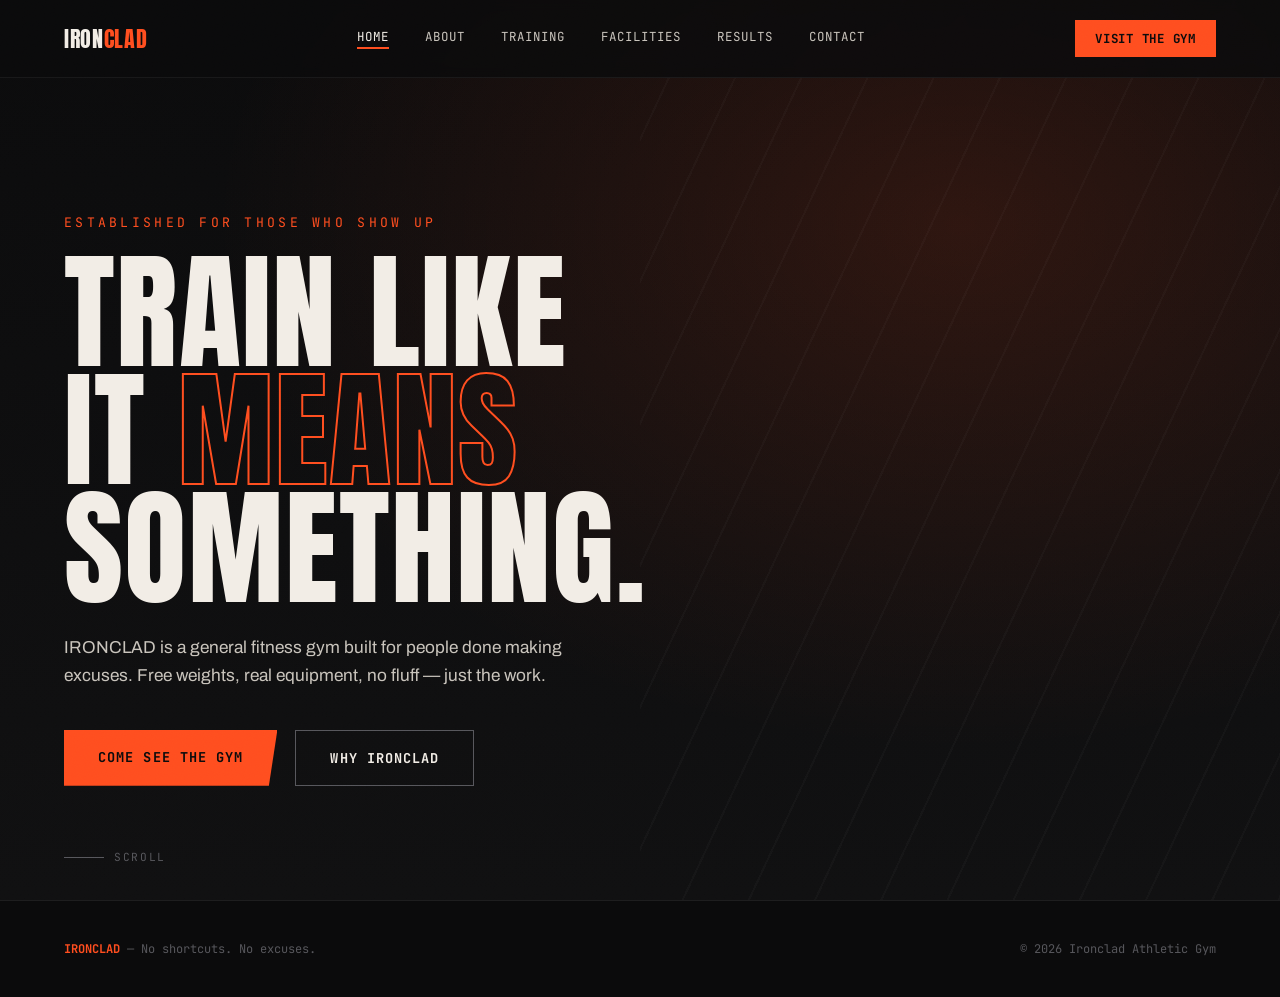
<file: index (3).html>
<!DOCTYPE html>
<html lang="en">
<head>
<meta charset="UTF-8">
<meta name="viewport" content="width=device-width, initial-scale=1.0">
<title>IRONCLAD — No Shortcuts. No Excuses.</title>
<link rel="preconnect" href="https://fonts.googleapis.com">
<link rel="preconnect" href="https://fonts.gstatic.com" crossorigin>
<link href="https://fonts.googleapis.com/css2?family=Anton&family=Archivo:wght@400;500;600;700;900&family=JetBrains+Mono:wght@400;500;700&display=swap" rel="stylesheet">
<link rel="stylesheet" href="style.css">
</head>
<body>

<div class="grit"></div>

<nav>
  <div class="nav-logo">IRON<span>CLAD</span></div>
  <div class="nav-links">
    <a href="index.html" class="active">Home</a>
    <a href="about.html">About</a>
    <a href="programs.html">Training</a>
    <a href="facilities.html">Facilities</a>
    <a href="testimonials.html">Results</a>
    <a href="contact.html">Contact</a>
  </div>
  <a href="contact.html" class="nav-cta">Visit The Gym</a>
</nav>

<section class="hero">
  <div class="hero-eyebrow mono">ESTABLISHED FOR THOSE WHO SHOW UP</div>
  <h1>TRAIN LIKE<br>IT <span class="stroke">MEANS</span><br>SOMETHING.</h1>
  <p class="hero-sub">IRONCLAD is a general fitness gym built for people done making excuses. Free weights, real equipment, no fluff — just the work.</p>
  <div class="hero-ctas">
    <a href="contact.html" class="btn-primary">Come See The Gym</a>
    <a href="about.html" class="btn-ghost">Why Ironclad</a>
  </div>
  <div class="scroll-cue mono"><div class="line"></div>SCROLL</div>
</section>

<footer>
  <div><span class="brand">IRONCLAD</span> — No shortcuts. No excuses.</div>
  <div>&copy; 2026 Ironclad Athletic Gym</div>
</footer>

<script>
  const revealEls = document.querySelectorAll('.reveal');
  const io = new IntersectionObserver((entries)=>{
    entries.forEach(entry=>{
      if(entry.isIntersecting){ entry.target.classList.add('in'); io.unobserve(entry.target); }
    });
  }, {threshold:0.15});
  revealEls.forEach(el=>io.observe(el));
</script>

</body>
</html>
</file>
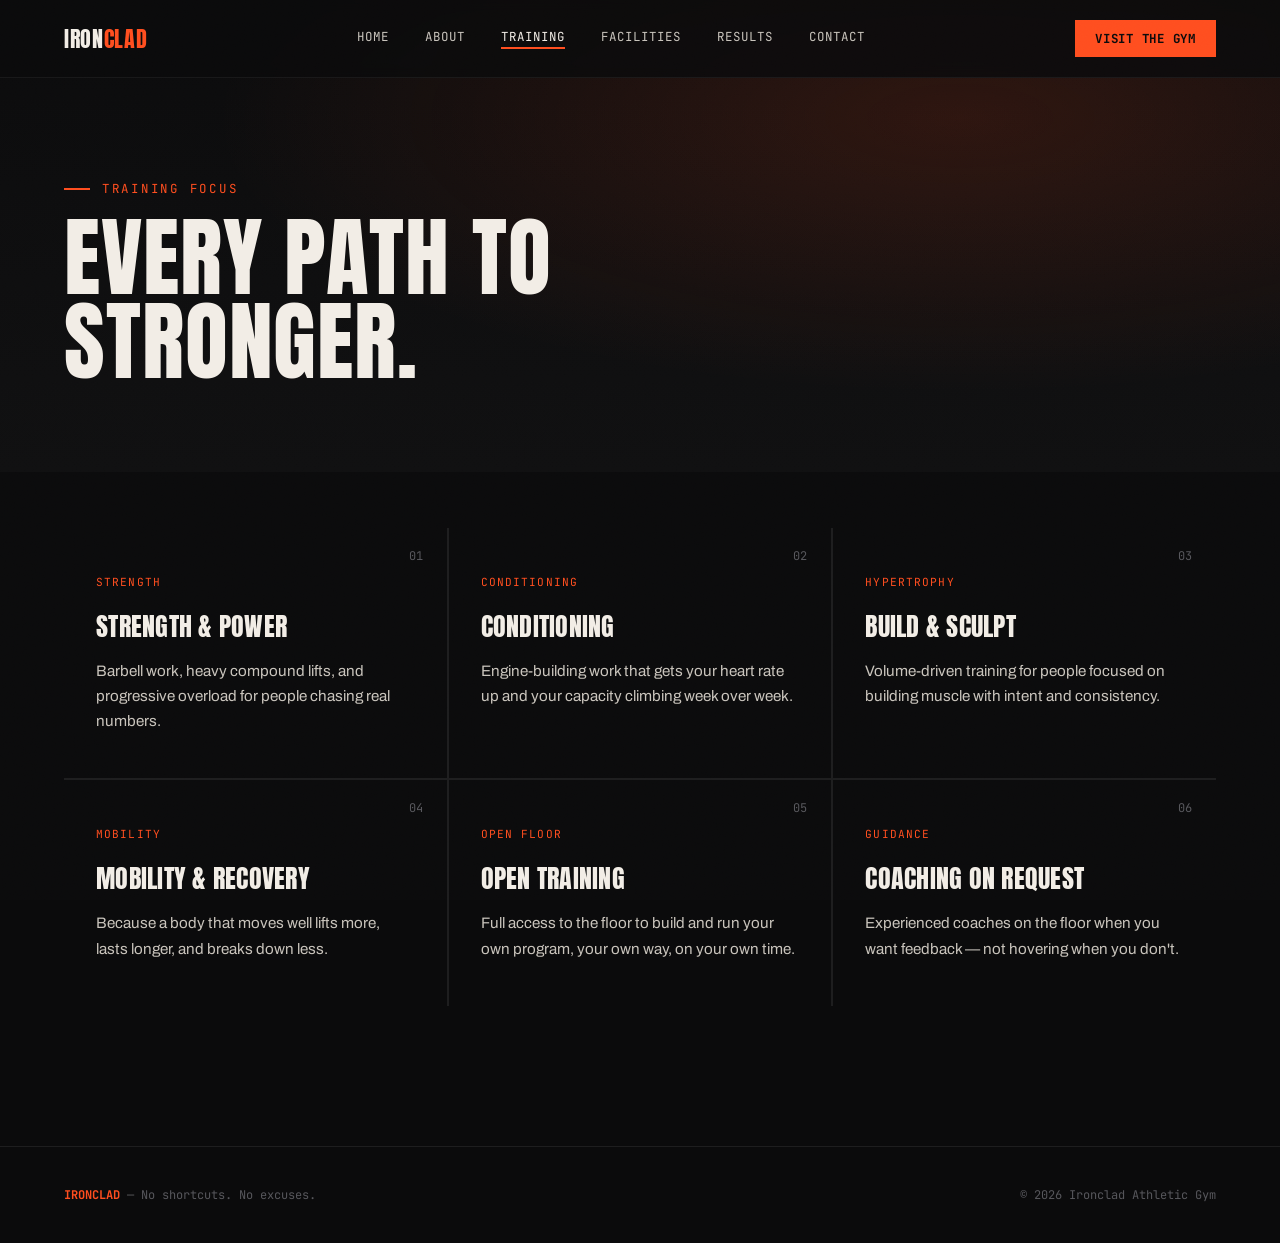
<file: programs.html>
<!DOCTYPE html>
<html lang="en">
<head>
<meta charset="UTF-8">
<meta name="viewport" content="width=device-width, initial-scale=1.0">
<title>Training — IRONCLAD</title>
<link rel="preconnect" href="https://fonts.googleapis.com">
<link rel="preconnect" href="https://fonts.gstatic.com" crossorigin>
<link href="https://fonts.googleapis.com/css2?family=Anton&family=Archivo:wght@400;500;600;700;900&family=JetBrains+Mono:wght@400;500;700&display=swap" rel="stylesheet">
<link rel="stylesheet" href="style.css">
</head>
<body>

<div class="grit"></div>

<nav>
  <div class="nav-logo"><a href="index.html">IRON<span>CLAD</span></a></div>
  <div class="nav-links">
    <a href="index.html">Home</a>
    <a href="about.html">About</a>
    <a href="programs.html" class="active">Training</a>
    <a href="facilities.html">Facilities</a>
    <a href="testimonials.html">Results</a>
    <a href="contact.html">Contact</a>
  </div>
  <a href="contact.html" class="nav-cta">Visit The Gym</a>
</nav>

<section class="page-hero">
  <div class="eyebrow">TRAINING FOCUS</div>
  <h1>Every path to<br>stronger.</h1>
</section>

<section class="programs" style="padding-top:0;">
  <div class="program-grid">
    <div class="program-card reveal in" data-index="01">
      <span class="program-tag">STRENGTH</span>
      <h3>Strength & Power</h3>
      <p>Barbell work, heavy compound lifts, and progressive overload for people chasing real numbers.</p>
    </div>
    <div class="program-card reveal in" data-index="02">
      <span class="program-tag">CONDITIONING</span>
      <h3>Conditioning</h3>
      <p>Engine-building work that gets your heart rate up and your capacity climbing week over week.</p>
    </div>
    <div class="program-card reveal in" data-index="03">
      <span class="program-tag">HYPERTROPHY</span>
      <h3>Build & Sculpt</h3>
      <p>Volume-driven training for people focused on building muscle with intent and consistency.</p>
    </div>
    <div class="program-card reveal in" data-index="04">
      <span class="program-tag">MOBILITY</span>
      <h3>Mobility & Recovery</h3>
      <p>Because a body that moves well lifts more, lasts longer, and breaks down less.</p>
    </div>
    <div class="program-card reveal in" data-index="05">
      <span class="program-tag">OPEN FLOOR</span>
      <h3>Open Training</h3>
      <p>Full access to the floor to build and run your own program, your own way, on your own time.</p>
    </div>
    <div class="program-card reveal in" data-index="06">
      <span class="program-tag">GUIDANCE</span>
      <h3>Coaching On Request</h3>
      <p>Experienced coaches on the floor when you want feedback — not hovering when you don't.</p>
    </div>
  </div>
</section>

<footer>
  <div><span class="brand">IRONCLAD</span> — No shortcuts. No excuses.</div>
  <div>&copy; 2026 Ironclad Athletic Gym</div>
</footer>

</body>
</html>
</file>
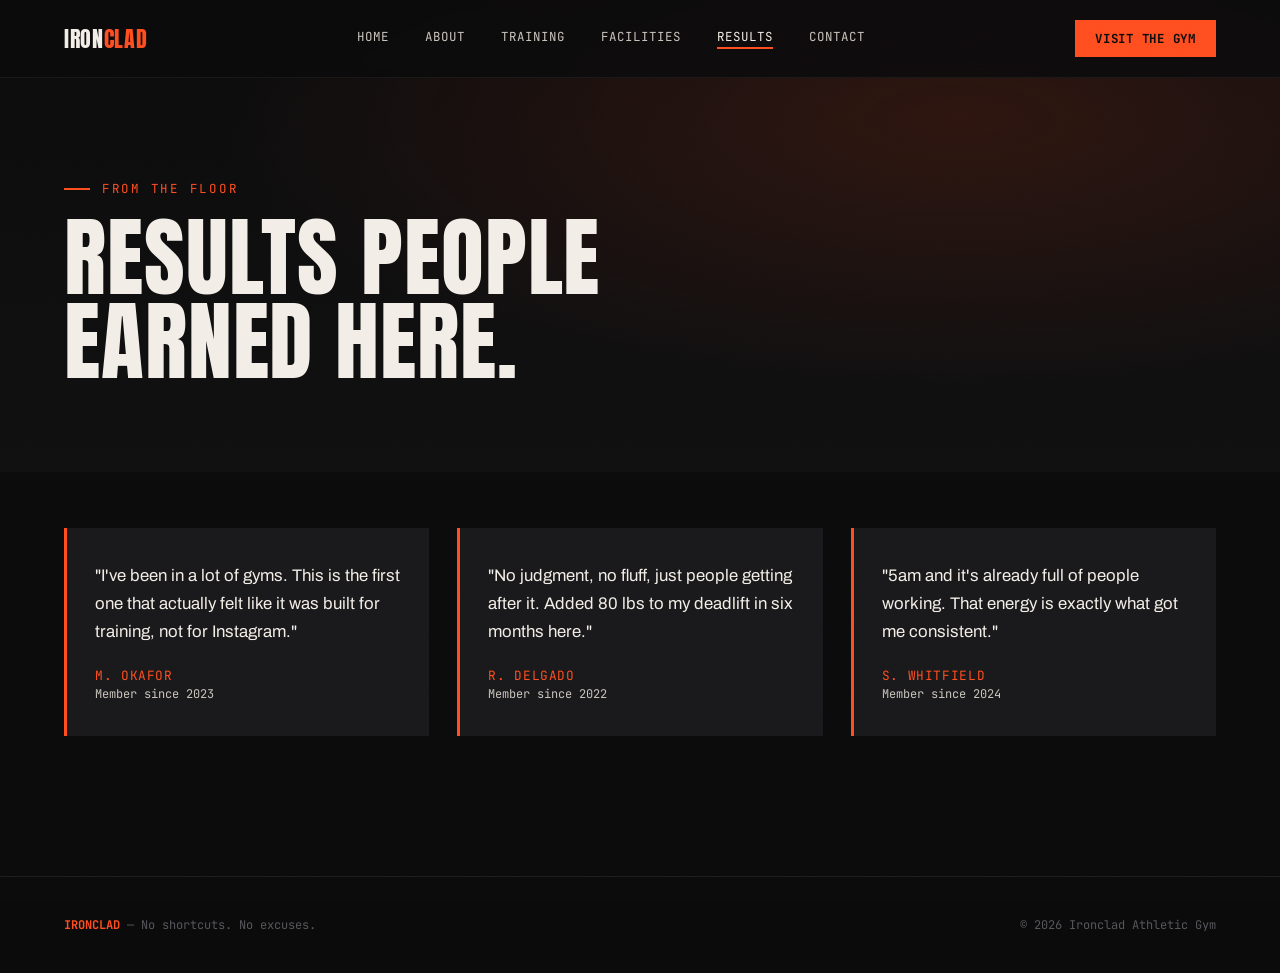
<file: testimonials.html>
<!DOCTYPE html>
<html lang="en">
<head>
<meta charset="UTF-8">
<meta name="viewport" content="width=device-width, initial-scale=1.0">
<title>Results — IRONCLAD</title>
<link rel="preconnect" href="https://fonts.googleapis.com">
<link rel="preconnect" href="https://fonts.gstatic.com" crossorigin>
<link href="https://fonts.googleapis.com/css2?family=Anton&family=Archivo:wght@400;500;600;700;900&family=JetBrains+Mono:wght@400;500;700&display=swap" rel="stylesheet">
<link rel="stylesheet" href="style.css">
</head>
<body>

<div class="grit"></div>

<nav>
  <div class="nav-logo"><a href="index.html">IRON<span>CLAD</span></a></div>
  <div class="nav-links">
    <a href="index.html">Home</a>
    <a href="about.html">About</a>
    <a href="programs.html">Training</a>
    <a href="facilities.html">Facilities</a>
    <a href="testimonials.html" class="active">Results</a>
    <a href="contact.html">Contact</a>
  </div>
  <a href="contact.html" class="nav-cta">Visit The Gym</a>
</nav>

<section class="page-hero">
  <div class="eyebrow">FROM THE FLOOR</div>
  <h1>Results people<br>earned here.</h1>
</section>

<section class="testimonials" style="padding-top:0;">
  <div class="testi-grid">
    <div class="testi-card reveal in">
      <p class="testi-quote">"I've been in a lot of gyms. This is the first one that actually felt like it was built for training, not for Instagram."</p>
      <div class="testi-name">M. Okafor</div>
      <div class="testi-role">Member since 2023</div>
    </div>
    <div class="testi-card reveal in">
      <p class="testi-quote">"No judgment, no fluff, just people getting after it. Added 80 lbs to my deadlift in six months here."</p>
      <div class="testi-name">R. Delgado</div>
      <div class="testi-role">Member since 2022</div>
    </div>
    <div class="testi-card reveal in">
      <p class="testi-quote">"5am and it's already full of people working. That energy is exactly what got me consistent."</p>
      <div class="testi-name">S. Whitfield</div>
      <div class="testi-role">Member since 2024</div>
    </div>
  </div>
</section>

<footer>
  <div><span class="brand">IRONCLAD</span> — No shortcuts. No excuses.</div>
  <div>&copy; 2026 Ironclad Athletic Gym</div>
</footer>

</body>
</html>
</file>
<file: style.css>
:root{
  --black:#0b0b0c;
  --charcoal:#19191b;
  --charcoal-2:#1f1f22;
  --steel:#3a3a3d;
  --steel-light:#57575c;
  --bone:#f2ede6;
  --bone-dim:#c9c4bc;
  --ember:#ff4e1f;
  --ember-dim:#c93e18;
  --amber:#ffb020;
}

*{margin:0;padding:0;box-sizing:border-box;}
html{scroll-behavior:smooth;}
body{
  background:var(--black);
  color:var(--bone);
  font-family:'Archivo',sans-serif;
  overflow-x:hidden;
}

@media (prefers-reduced-motion: reduce){
  html{scroll-behavior:auto;}
  *{animation-duration:0.01ms !important; animation-iteration-count:1 !important; transition-duration:0.01ms !important;}
}

h1,h2,h3,.stamp{
  font-family:'Anton',sans-serif;
  font-weight:400;
  text-transform:uppercase;
  letter-spacing:0.01em;
}
.mono{font-family:'JetBrains Mono',monospace;}
a{color:inherit;text-decoration:none;}
:focus-visible{outline:3px solid var(--amber); outline-offset:3px;}

.grit{
  position:fixed; inset:0; pointer-events:none; z-index:9999;
  opacity:0.05; mix-blend-mode:overlay;
  background-image:url("data:image/svg+xml,%3Csvg xmlns='http://www.w3.org/2000/svg' width='200' height='200'%3E%3Cfilter id='n'%3E%3CfeTurbulence type='fractalNoise' baseFrequency='0.9' numOctaves='3' stitchTiles='stitch'/%3E%3C/filter%3E%3Crect width='100%25' height='100%25' filter='url(%23n)'/%3E%3C/svg%3E");
}

/* ===== NAV ===== */
nav{
  position:fixed; top:0; left:0; right:0; z-index:100;
  display:flex; justify-content:space-between; align-items:center;
  padding:20px 5vw;
  background:rgba(11,11,12,0.85);
  backdrop-filter:blur(6px);
  border-bottom:1px solid rgba(255,255,255,0.06);
}
.nav-logo{font-family:'Anton',sans-serif; font-size:1.4rem; letter-spacing:0.03em;}
.nav-logo span{color:var(--ember);}
.nav-links{
  display:flex; gap:36px;
  font-family:'JetBrains Mono',monospace; font-size:0.78rem;
  letter-spacing:0.08em; text-transform:uppercase;
}
.nav-links a{position:relative; padding-bottom:4px; color:var(--bone-dim); transition:color 0.2s;}
.nav-links a:hover, .nav-links a.active{color:var(--bone);}
.nav-links a::after{
  content:''; position:absolute; left:0; bottom:0; width:0%; height:2px;
  background:var(--ember); transition:width 0.25s ease;
}
.nav-links a:hover::after, .nav-links a.active::after{width:100%;}
.nav-cta{
  font-family:'JetBrains Mono',monospace; font-size:0.78rem; letter-spacing:0.06em;
  text-transform:uppercase; background:var(--ember); color:var(--black);
  padding:10px 20px; font-weight:700; border:none; transition:background 0.2s, transform 0.15s;
}
.nav-cta:hover{background:var(--amber); transform:translateY(-1px);}
@media (max-width:820px){ .nav-links{display:none;} .nav-cta{display:none;} }

/* ===== PAGE HERO (used on non-home pages) ===== */
.page-hero{
  position:relative;
  padding:180px 5vw 90px;
  background:
    radial-gradient(ellipse at 75% 25%, rgba(255,78,31,0.14), transparent 55%),
    linear-gradient(180deg, var(--black) 0%, #101011 100%);
}
.page-hero .eyebrow{margin-bottom:18px;}
.page-hero h1{font-size:clamp(2.6rem,7vw,5.5rem); line-height:0.95; max-width:16ch;}

/* ===== HOME HERO ===== */
.hero{
  position:relative; min-height:100vh; display:flex; flex-direction:column; justify-content:center;
  padding:0 5vw;
  background:
    radial-gradient(ellipse at 75% 25%, rgba(255,78,31,0.14), transparent 55%),
    linear-gradient(180deg, var(--black) 0%, #101011 100%);
  overflow:hidden;
}
.hero::before{
  content:''; position:absolute; top:0; right:-10%; width:60%; height:100%;
  background:repeating-linear-gradient(115deg, transparent, transparent 58px, rgba(255,255,255,0.025) 58px, rgba(255,255,255,0.025) 60px);
  pointer-events:none;
}
.hero-eyebrow{
  font-family:'JetBrains Mono',monospace; font-size:0.82rem; letter-spacing:0.25em;
  color:var(--ember); margin-bottom:22px; margin-top:100px;
  opacity:0; animation:riseIn 0.7s 0.1s ease forwards;
}
.hero h1{
  font-size:clamp(3.2rem, 10vw, 8.4rem); line-height:0.92; color:var(--bone); max-width:16ch;
  opacity:0; animation:riseIn 0.8s 0.25s ease forwards;
}
.hero h1 .stroke{-webkit-text-stroke:2px var(--ember); color:transparent;}
.hero-sub{
  margin-top:28px; max-width:520px; font-size:1.08rem; line-height:1.6; color:var(--bone-dim);
  opacity:0; animation:riseIn 0.8s 0.45s ease forwards;
}
.hero-ctas{margin-top:40px; display:flex; gap:18px; flex-wrap:wrap; opacity:0; animation:riseIn 0.8s 0.6s ease forwards;}

.btn-primary{
  font-family:'JetBrains Mono',monospace; font-weight:700; font-size:0.85rem; letter-spacing:0.08em;
  text-transform:uppercase; background:var(--ember); color:var(--black); padding:18px 34px;
  border:none; cursor:pointer; transition:transform 0.15s, background 0.2s;
  clip-path:polygon(0 0, 100% 0, 96% 100%, 0% 100%); display:inline-block;
}
.btn-primary:hover{background:var(--amber); transform:translateY(-2px);}
.btn-ghost{
  font-family:'JetBrains Mono',monospace; font-weight:700; font-size:0.85rem; letter-spacing:0.08em;
  text-transform:uppercase; background:transparent; color:var(--bone); padding:18px 34px;
  border:1px solid var(--steel-light); cursor:pointer; transition:border-color 0.2s, background 0.2s;
  display:inline-block;
}
.btn-ghost:hover{border-color:var(--ember); background:rgba(255,78,31,0.06);}

@keyframes riseIn{ from{opacity:0; transform:translateY(24px);} to{opacity:1; transform:translateY(0);} }

.scroll-cue{
  position:absolute; bottom:36px; left:5vw; display:flex; align-items:center; gap:10px;
  font-family:'JetBrains Mono',monospace; font-size:0.7rem; letter-spacing:0.15em; color:var(--steel-light);
}
.scroll-cue .line{width:40px; height:1px; background:var(--steel-light); position:relative; overflow:hidden;}
.scroll-cue .line::after{
  content:''; position:absolute; left:-40px; top:0; width:40px; height:1px; background:var(--ember);
  animation:scrollLine 1.8s ease-in-out infinite;
}
@keyframes scrollLine{ 0%{left:-40px;} 50%{left:40px;} 100%{left:-40px;} }

/* ===== SECTION SHARED ===== */
section{padding:140px 5vw; position:relative;}
.eyebrow{
  font-family:'JetBrains Mono',monospace; font-size:0.78rem; letter-spacing:0.22em;
  color:var(--ember); margin-bottom:18px; display:flex; align-items:center; gap:12px;
}
.eyebrow::before{content:''; width:26px; height:2px; background:var(--ember);}
.section-title{font-size:clamp(2.2rem, 5vw, 4rem); line-height:0.98; max-width:14ch;}
.reveal{opacity:0; transform:translateY(36px); transition:opacity 0.7s ease, transform 0.7s ease;}
.reveal.in{opacity:1; transform:translateY(0);}

/* ===== ABOUT ===== */
.about{background:var(--charcoal); clip-path:polygon(0 4vw, 100% 0, 100% 100%, 0 calc(100% - 4vw));}
.about-grid{display:grid; grid-template-columns:1fr 1fr; gap:80px; margin-top:56px; align-items:start;}
.about-text p{color:var(--bone-dim); font-size:1.05rem; line-height:1.75; margin-bottom:20px;}
.about-text strong{color:var(--bone); font-weight:700;}
.stat-card{display:flex; flex-direction:column; gap:6px; padding:26px 0; border-top:1px solid rgba(255,255,255,0.08);}
.stat-card:last-child{border-bottom:1px solid rgba(255,255,255,0.08);}
.stat-num{font-family:'JetBrains Mono',monospace; font-size:2.6rem; font-weight:700; color:var(--ember); line-height:1;}
.stat-label{font-family:'JetBrains Mono',monospace; font-size:0.78rem; letter-spacing:0.1em; text-transform:uppercase; color:var(--bone-dim);}
@media (max-width:860px){ .about-grid{grid-template-columns:1fr; gap:40px;} }

/* ===== PROGRAMS ===== */
.programs{background:var(--black);}
.program-grid{margin-top:56px; display:grid; grid-template-columns:repeat(3, 1fr); gap:2px; background:rgba(255,255,255,0.08);}
.program-card{background:var(--black); padding:44px 32px; transition:background 0.3s; position:relative; overflow:hidden;}
.program-card::before{
  content:attr(data-index); position:absolute; top:20px; right:24px;
  font-family:'JetBrains Mono',monospace; font-size:0.75rem; color:var(--steel-light);
}
.program-card:hover{background:var(--charcoal-2);}
.program-card h3{font-size:1.6rem; margin:18px 0 14px; color:var(--bone);}
.program-card p{color:var(--bone-dim); font-size:0.95rem; line-height:1.65;}
.program-tag{font-family:'JetBrains Mono',monospace; font-size:0.7rem; letter-spacing:0.1em; text-transform:uppercase; color:var(--ember);}
@media (max-width:860px){ .program-grid{grid-template-columns:1fr;} }

/* ===== FACILITIES ===== */
.facilities{background:var(--charcoal); clip-path:polygon(0 4vw, 100% 0, 100% calc(100% - 4vw), 0 100%);}
.facility-list{margin-top:56px; display:flex; flex-direction:column;}
.facility-row{
  display:flex; justify-content:space-between; align-items:center; padding:30px 0;
  border-top:1px solid rgba(255,255,255,0.08); transition:padding-left 0.3s;
}
.facility-row:last-child{border-bottom:1px solid rgba(255,255,255,0.08);}
.facility-row:hover{padding-left:16px; border-color:var(--ember);}
.facility-name{font-size:1.5rem; font-family:'Anton',sans-serif; text-transform:uppercase; color:var(--bone);}
.facility-meta{font-family:'JetBrains Mono',monospace; font-size:0.8rem; color:var(--bone-dim); letter-spacing:0.05em;}

/* ===== TESTIMONIALS ===== */
.testimonials{background:var(--black);}
.testi-grid{margin-top:56px; display:grid; grid-template-columns:repeat(3,1fr); gap:28px;}
.testi-card{background:var(--charcoal); padding:34px 28px; border-left:3px solid var(--ember); position:relative;}
.testi-quote{font-size:1.05rem; line-height:1.65; color:var(--bone); margin-bottom:22px;}
.testi-name{font-family:'JetBrains Mono',monospace; font-size:0.8rem; letter-spacing:0.05em; color:var(--ember); text-transform:uppercase;}
.testi-role{font-family:'JetBrains Mono',monospace; font-size:0.75rem; color:var(--bone-dim); margin-top:2px;}
@media (max-width:860px){ .testi-grid{grid-template-columns:1fr;} }

/* ===== CONTACT ===== */
.contact{background:var(--charcoal); clip-path:polygon(0 4vw, 100% 0, 100% 100%, 0 100%);}
.contact-grid{margin-top:56px; display:grid; grid-template-columns:1.1fr 0.9fr; gap:70px;}
.contact-info{display:flex; flex-direction:column; gap:30px;}
.contact-block-label{
  font-family:'JetBrains Mono',monospace; font-size:0.75rem; letter-spacing:0.15em;
  color:var(--ember); text-transform:uppercase; margin-bottom:8px;
}
.contact-block-value{font-size:1.3rem; color:var(--bone);}
.contact-block-value a:hover{color:var(--ember);}
form{display:flex; flex-direction:column; gap:20px;}
.field{display:flex; flex-direction:column; gap:8px;}
.field label{
  font-family:'JetBrains Mono',monospace; font-size:0.72rem; letter-spacing:0.1em;
  text-transform:uppercase; color:var(--bone-dim);
}
.field input, .field textarea{
  background:var(--black); border:1px solid var(--steel); color:var(--bone);
  padding:14px 16px; font-family:'Archivo',sans-serif; font-size:0.95rem;
  resize:vertical; transition:border-color 0.2s;
}
.field input:focus, .field textarea:focus{border-color:var(--ember); outline:none;}
.submit-btn{
  margin-top:6px; align-self:flex-start; font-family:'JetBrains Mono',monospace; font-weight:700;
  font-size:0.85rem; letter-spacing:0.08em; text-transform:uppercase; background:var(--ember);
  color:var(--black); padding:16px 36px; border:none; cursor:pointer; transition:background 0.2s, transform 0.15s;
}
.submit-btn:hover{background:var(--amber); transform:translateY(-2px);}
@media (max-width:860px){ .contact-grid{grid-template-columns:1fr; gap:50px;} }

/* ===== FOOTER ===== */
footer{
  background:var(--black); padding:40px 5vw; display:flex; justify-content:space-between; align-items:center;
  border-top:1px solid rgba(255,255,255,0.08); font-family:'JetBrains Mono',monospace; font-size:0.75rem;
  color:var(--steel-light); flex-wrap:wrap; gap:14px;
}
footer span.brand{color:var(--ember); font-weight:700;}
</file>
